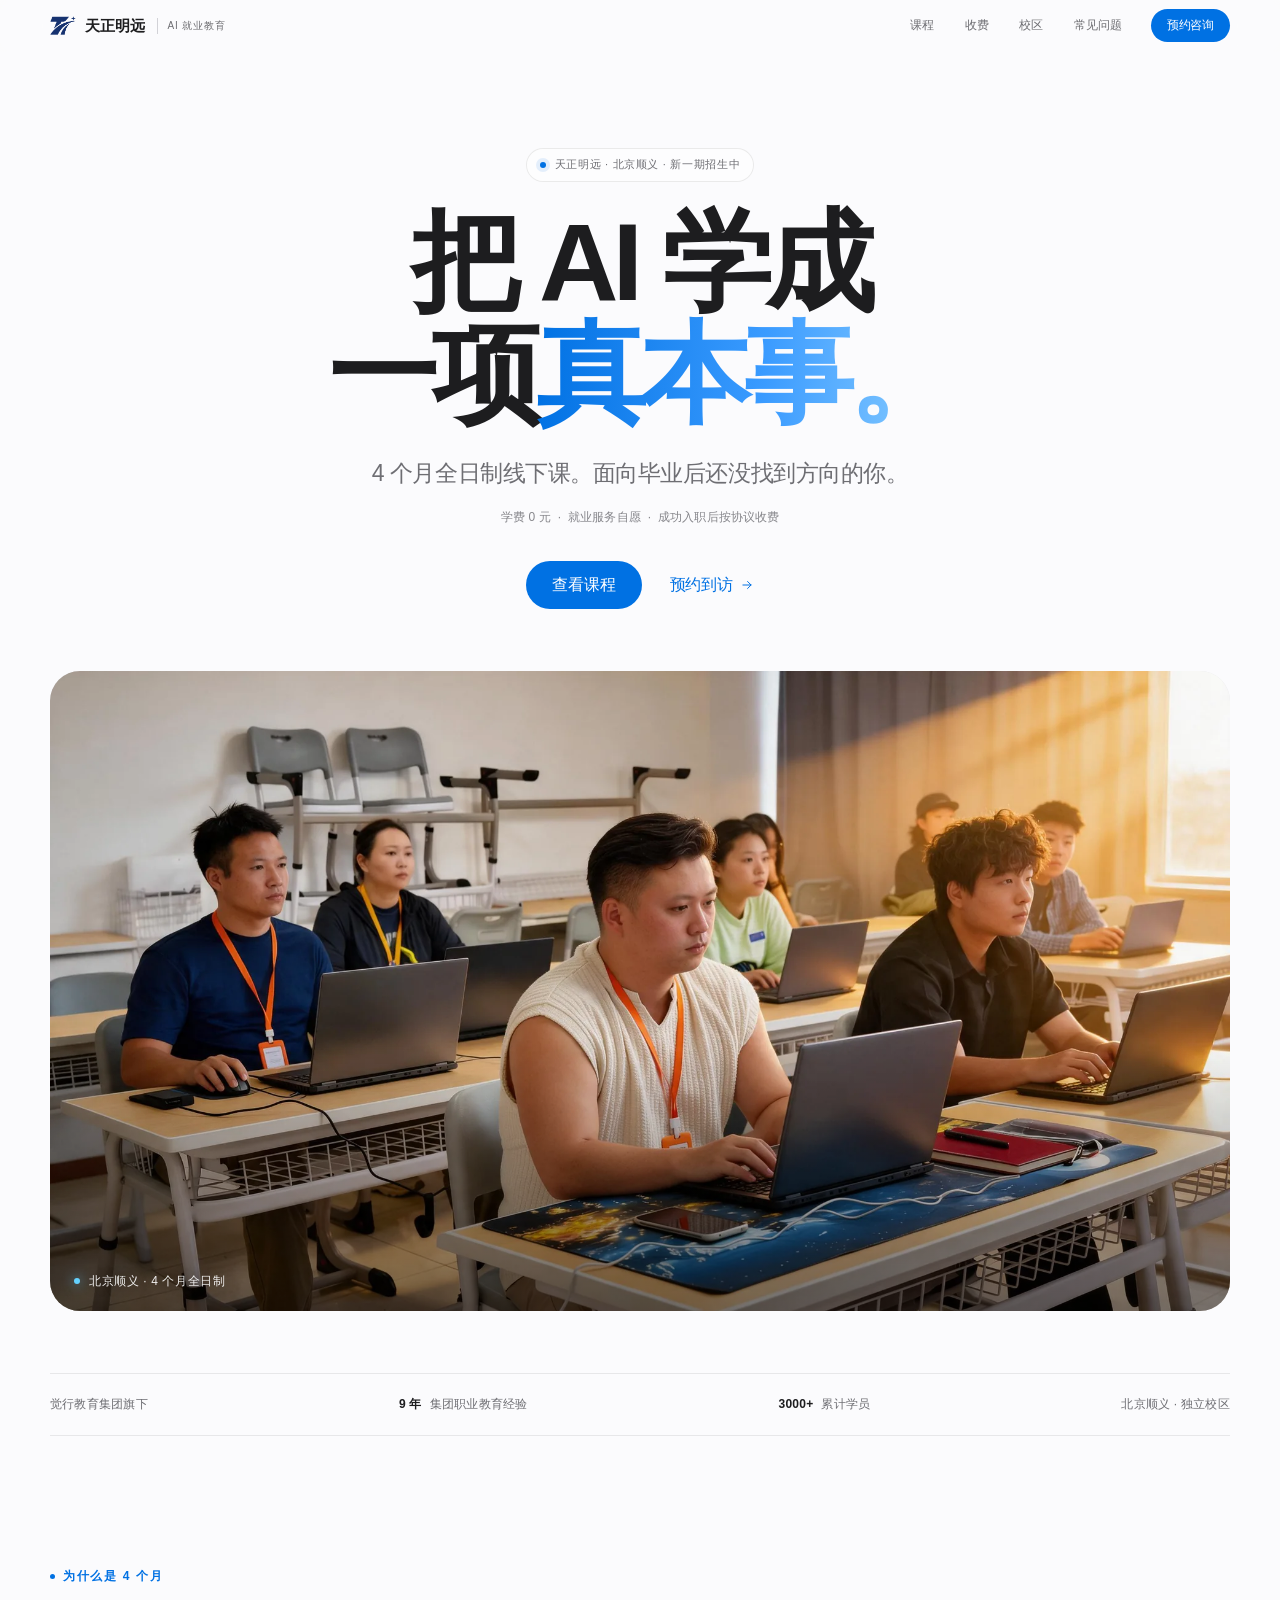
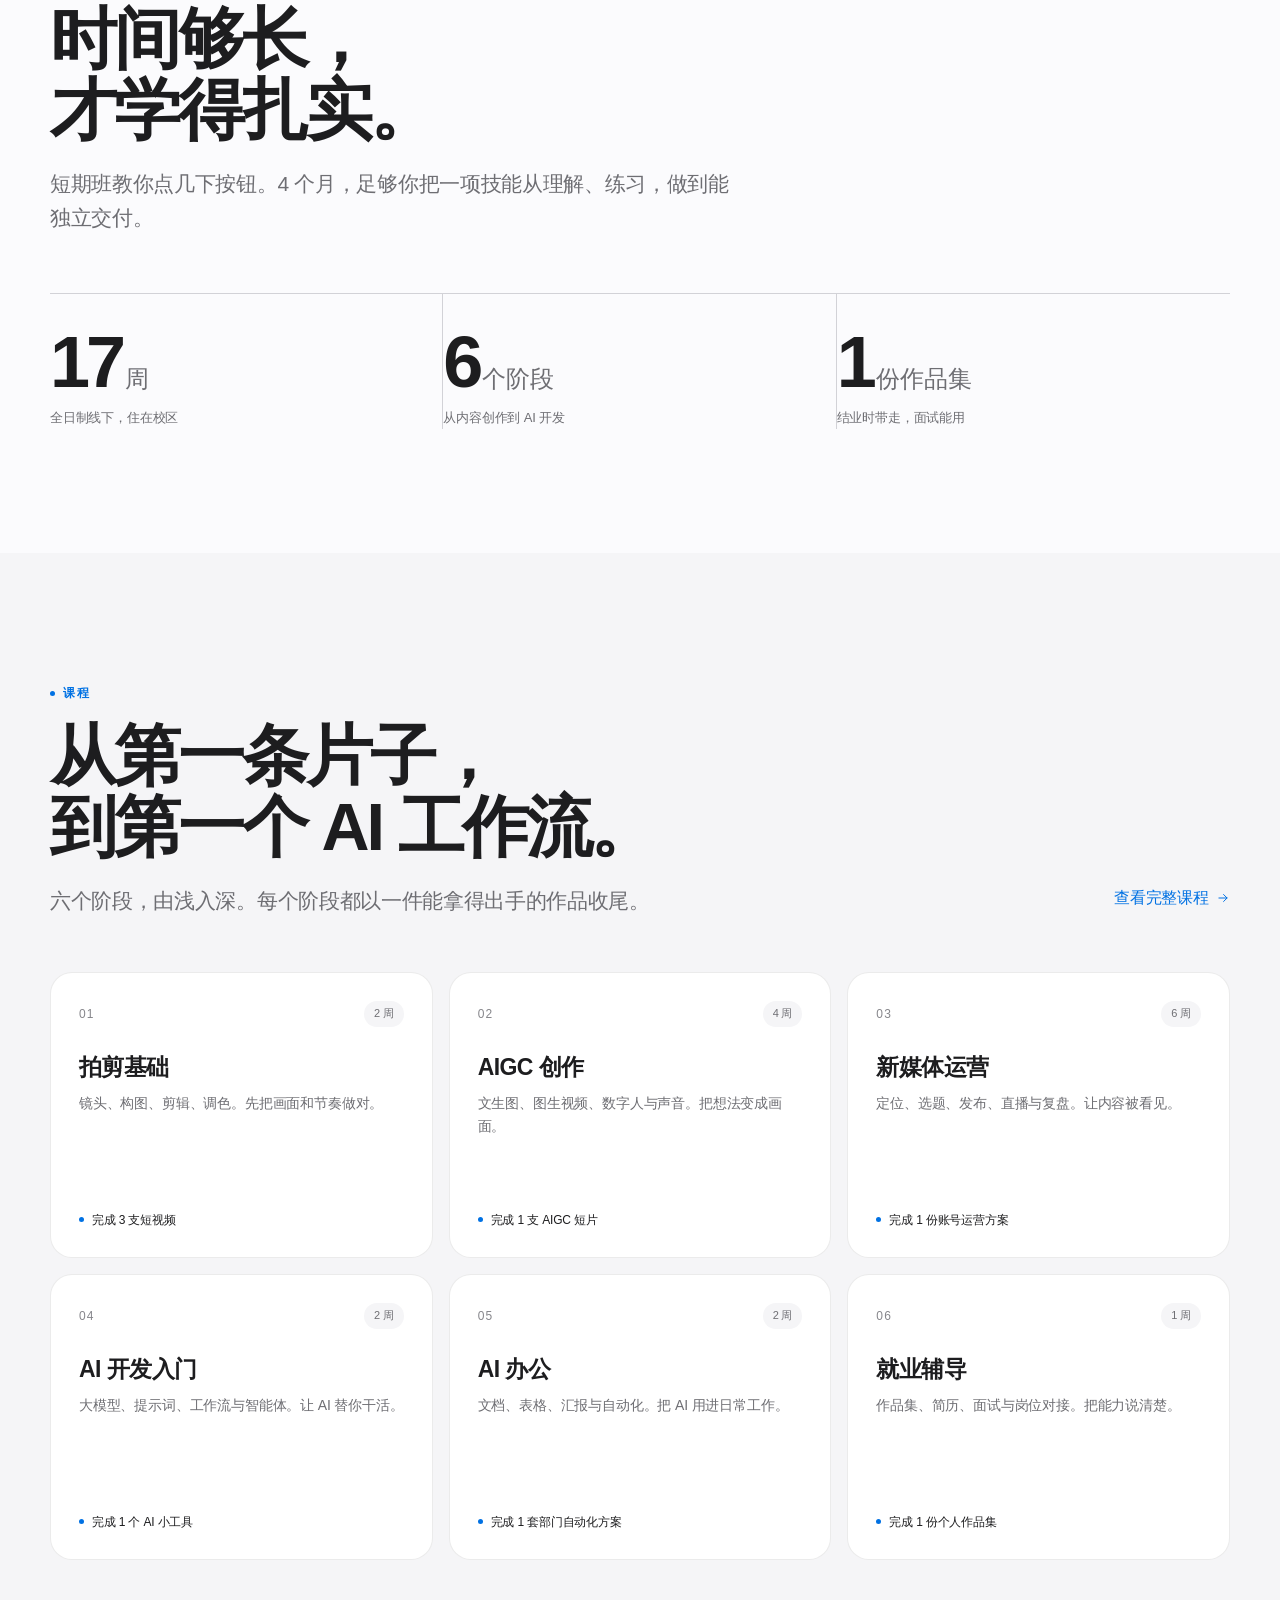
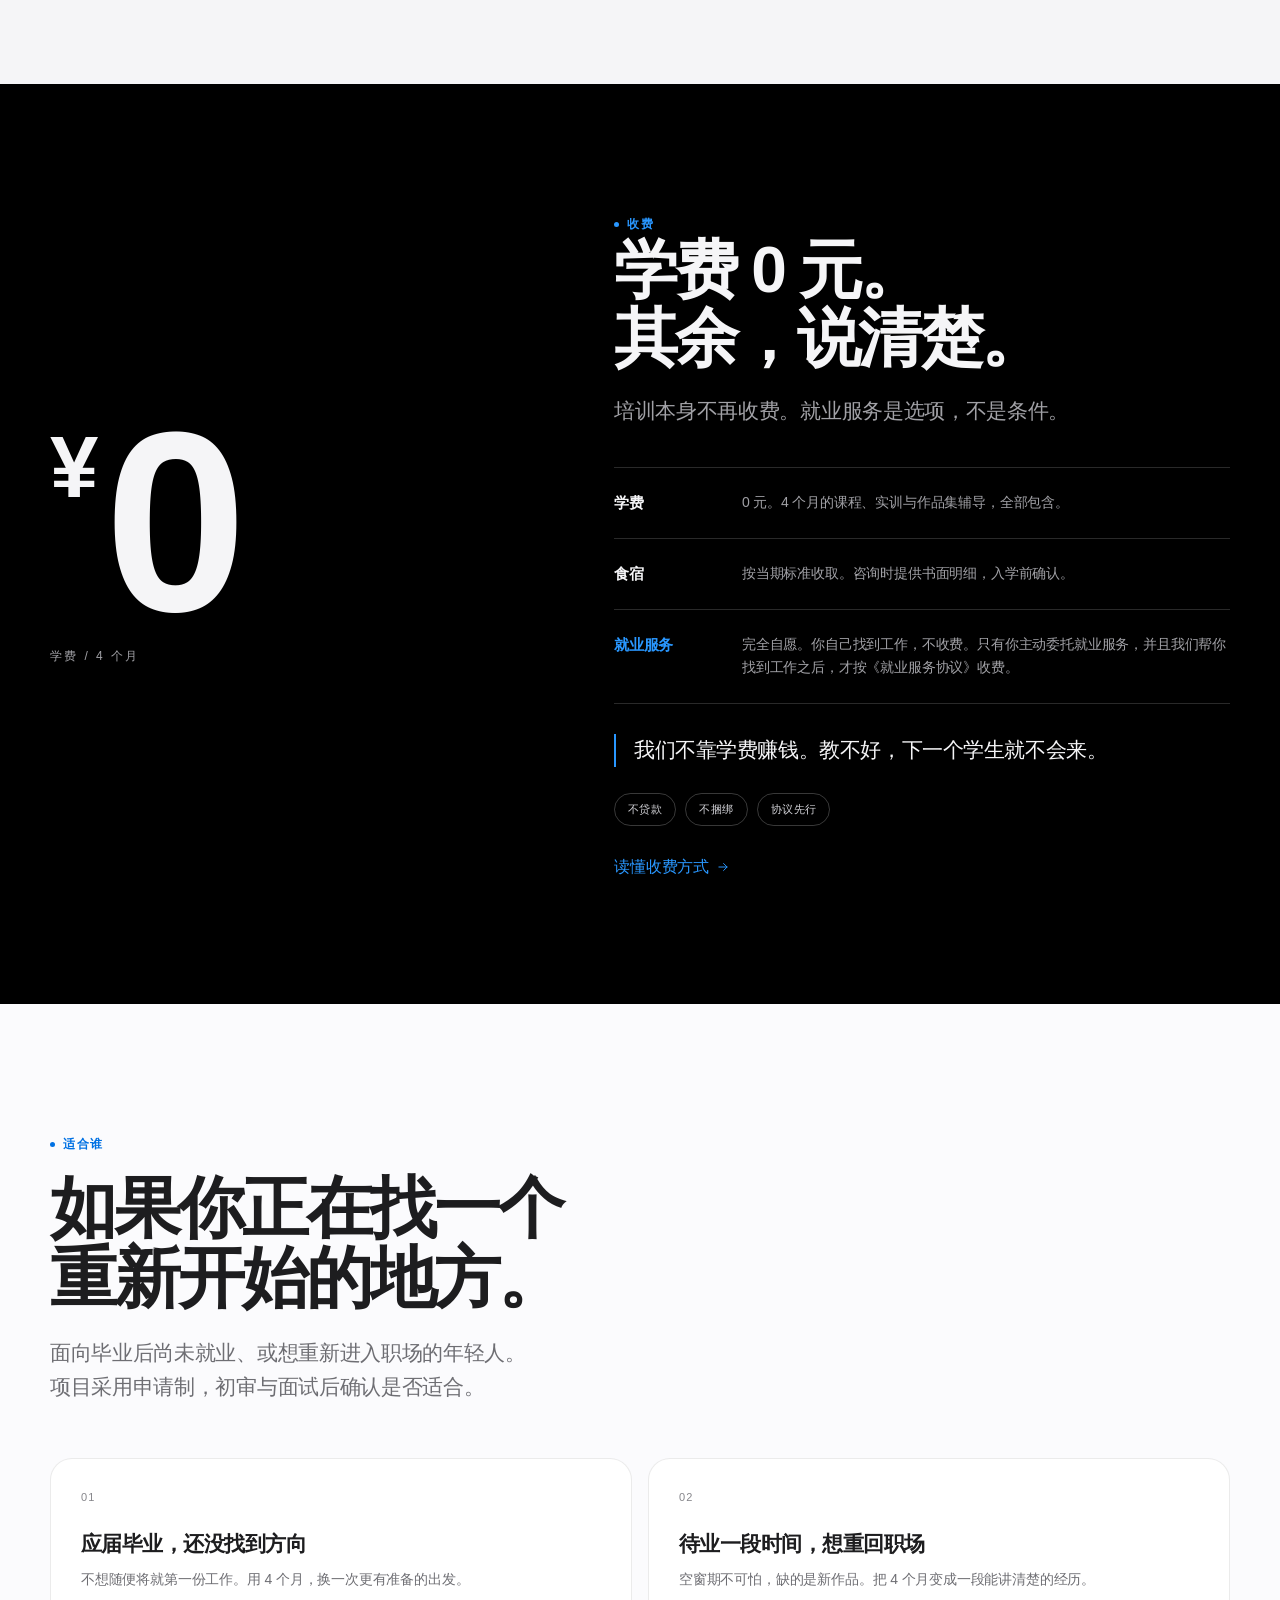
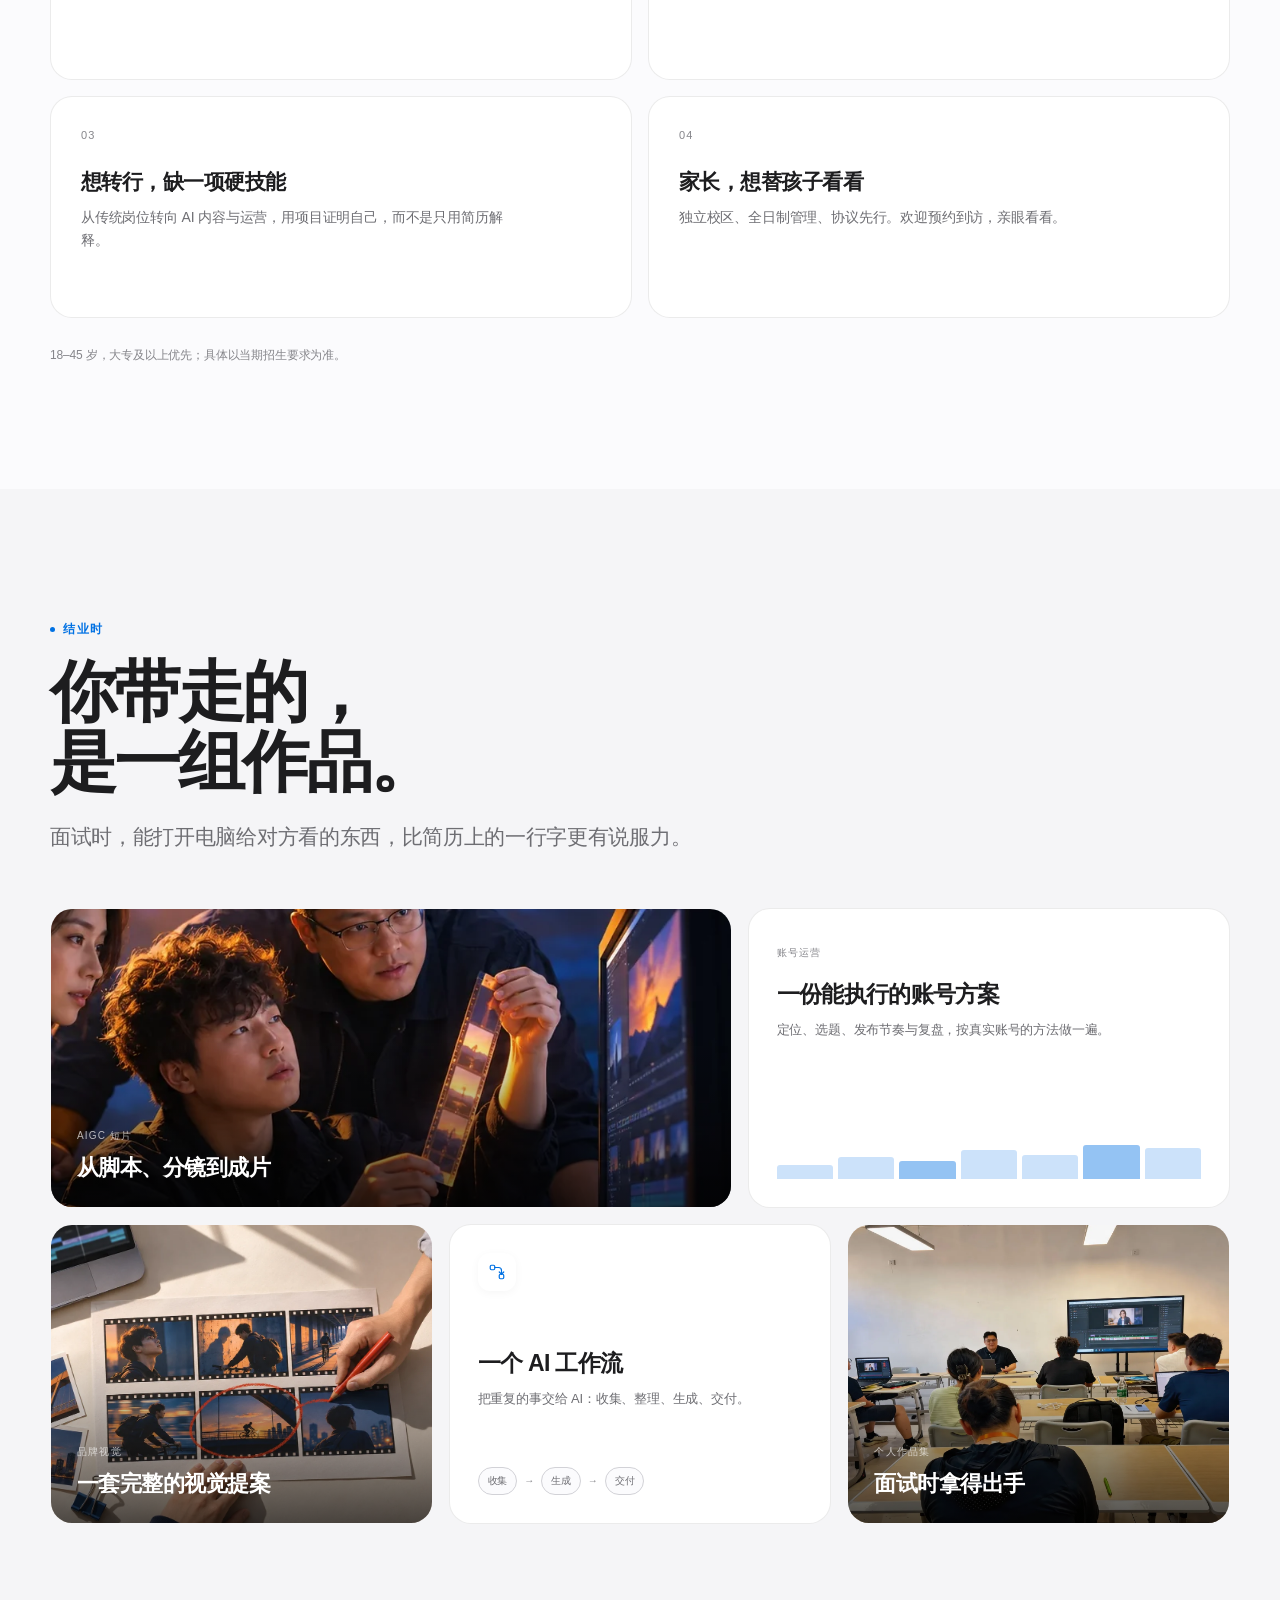
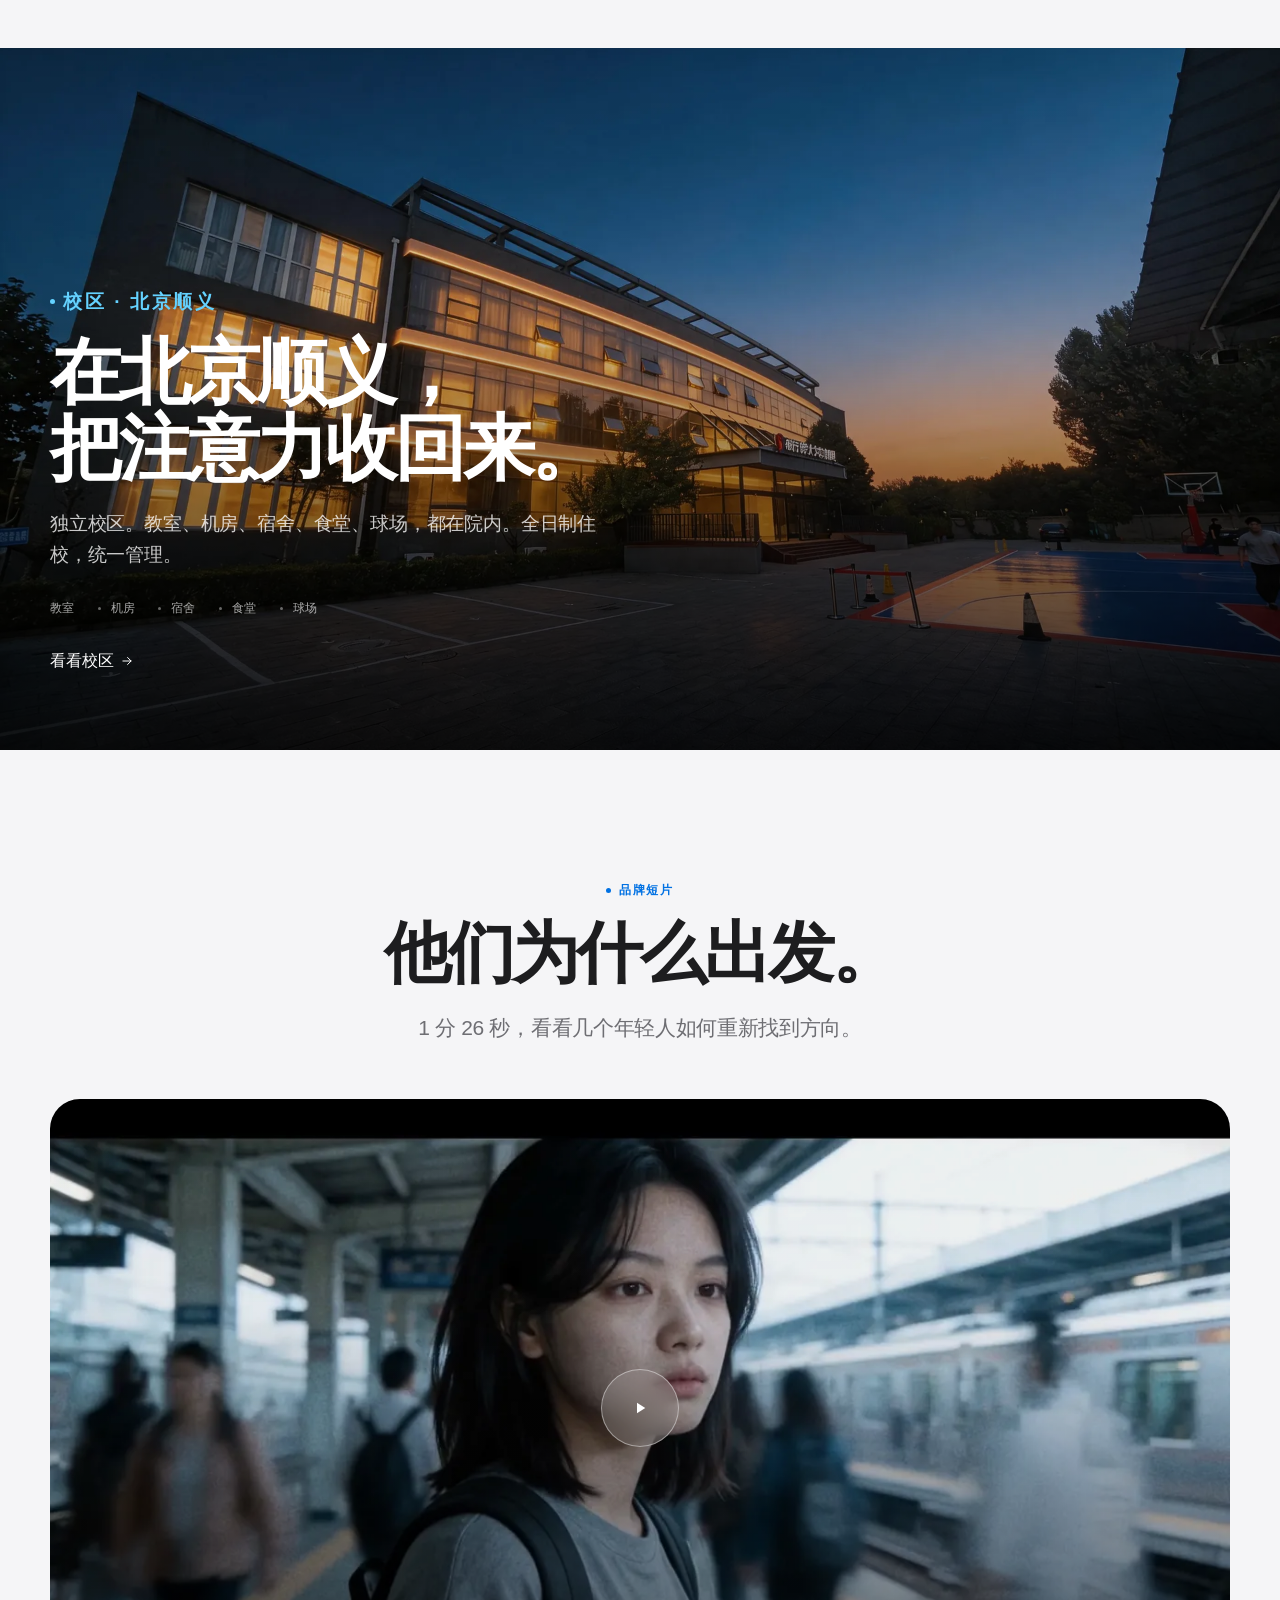
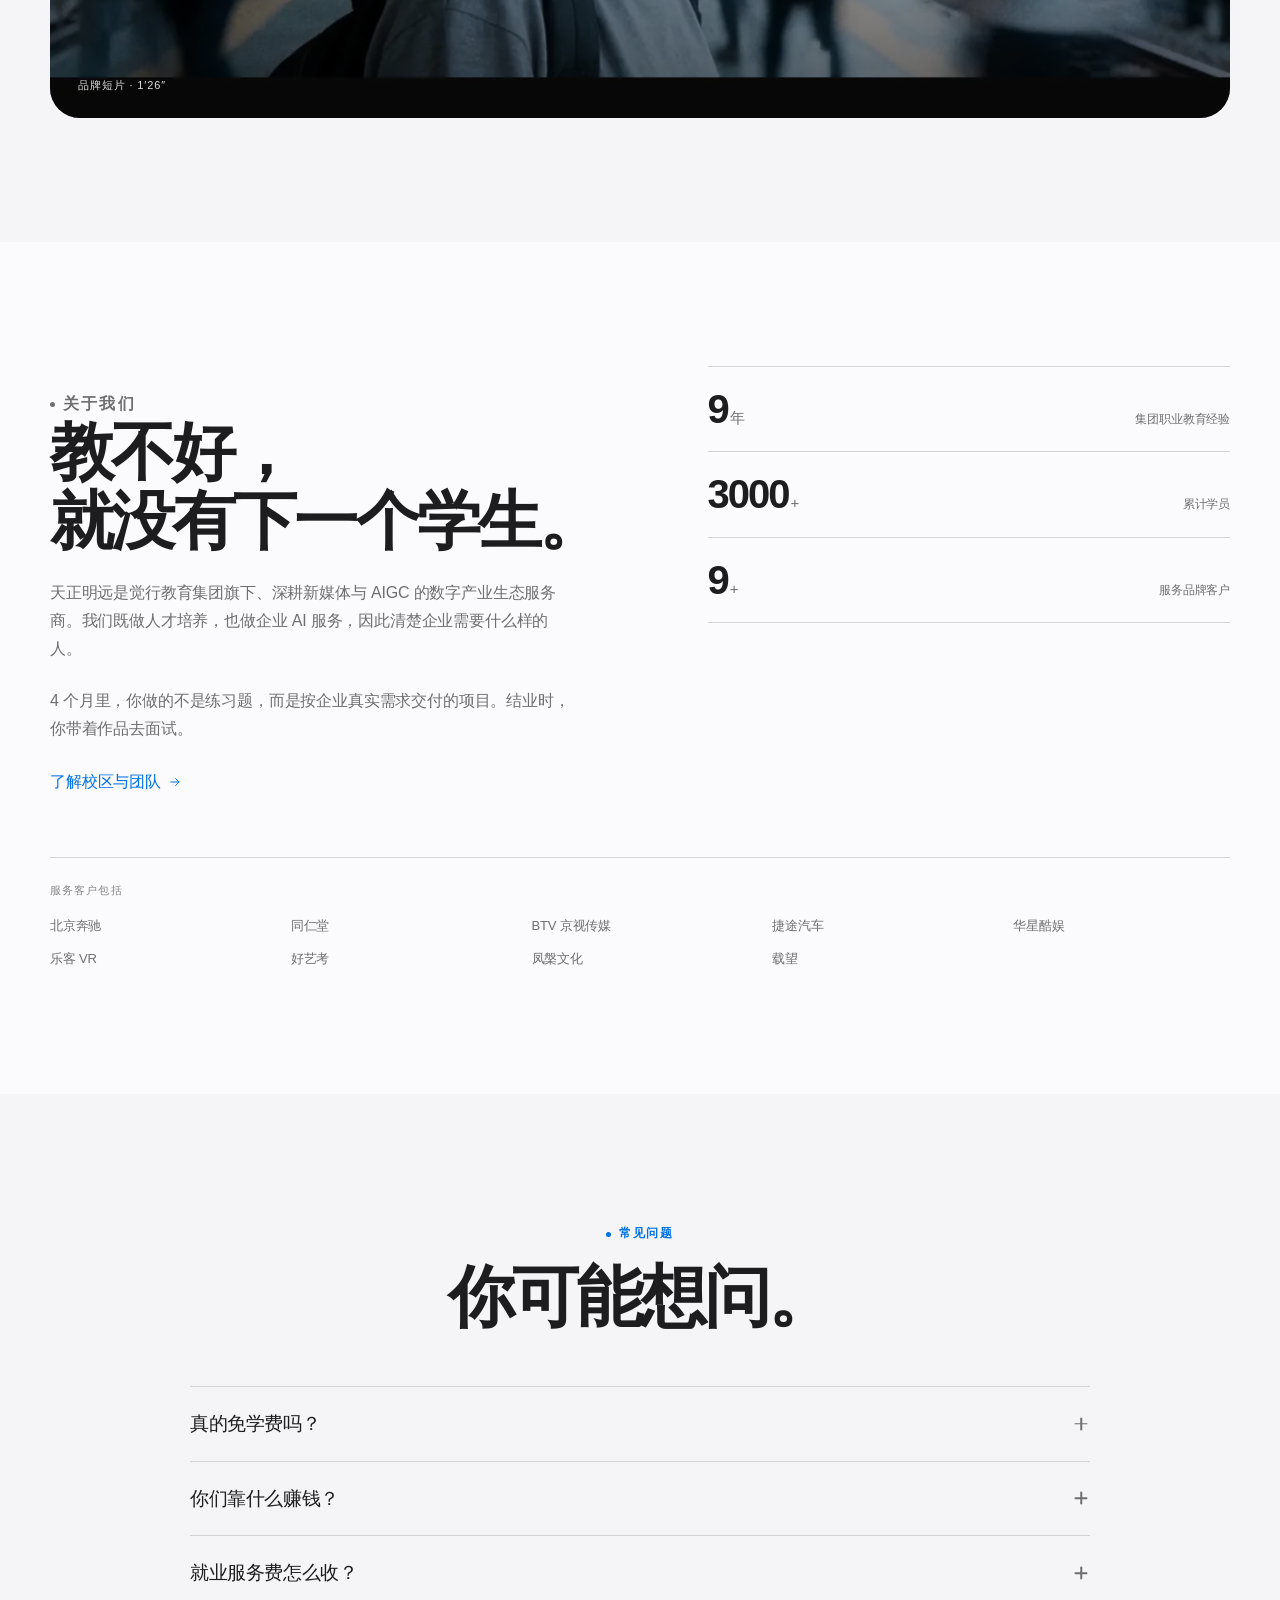
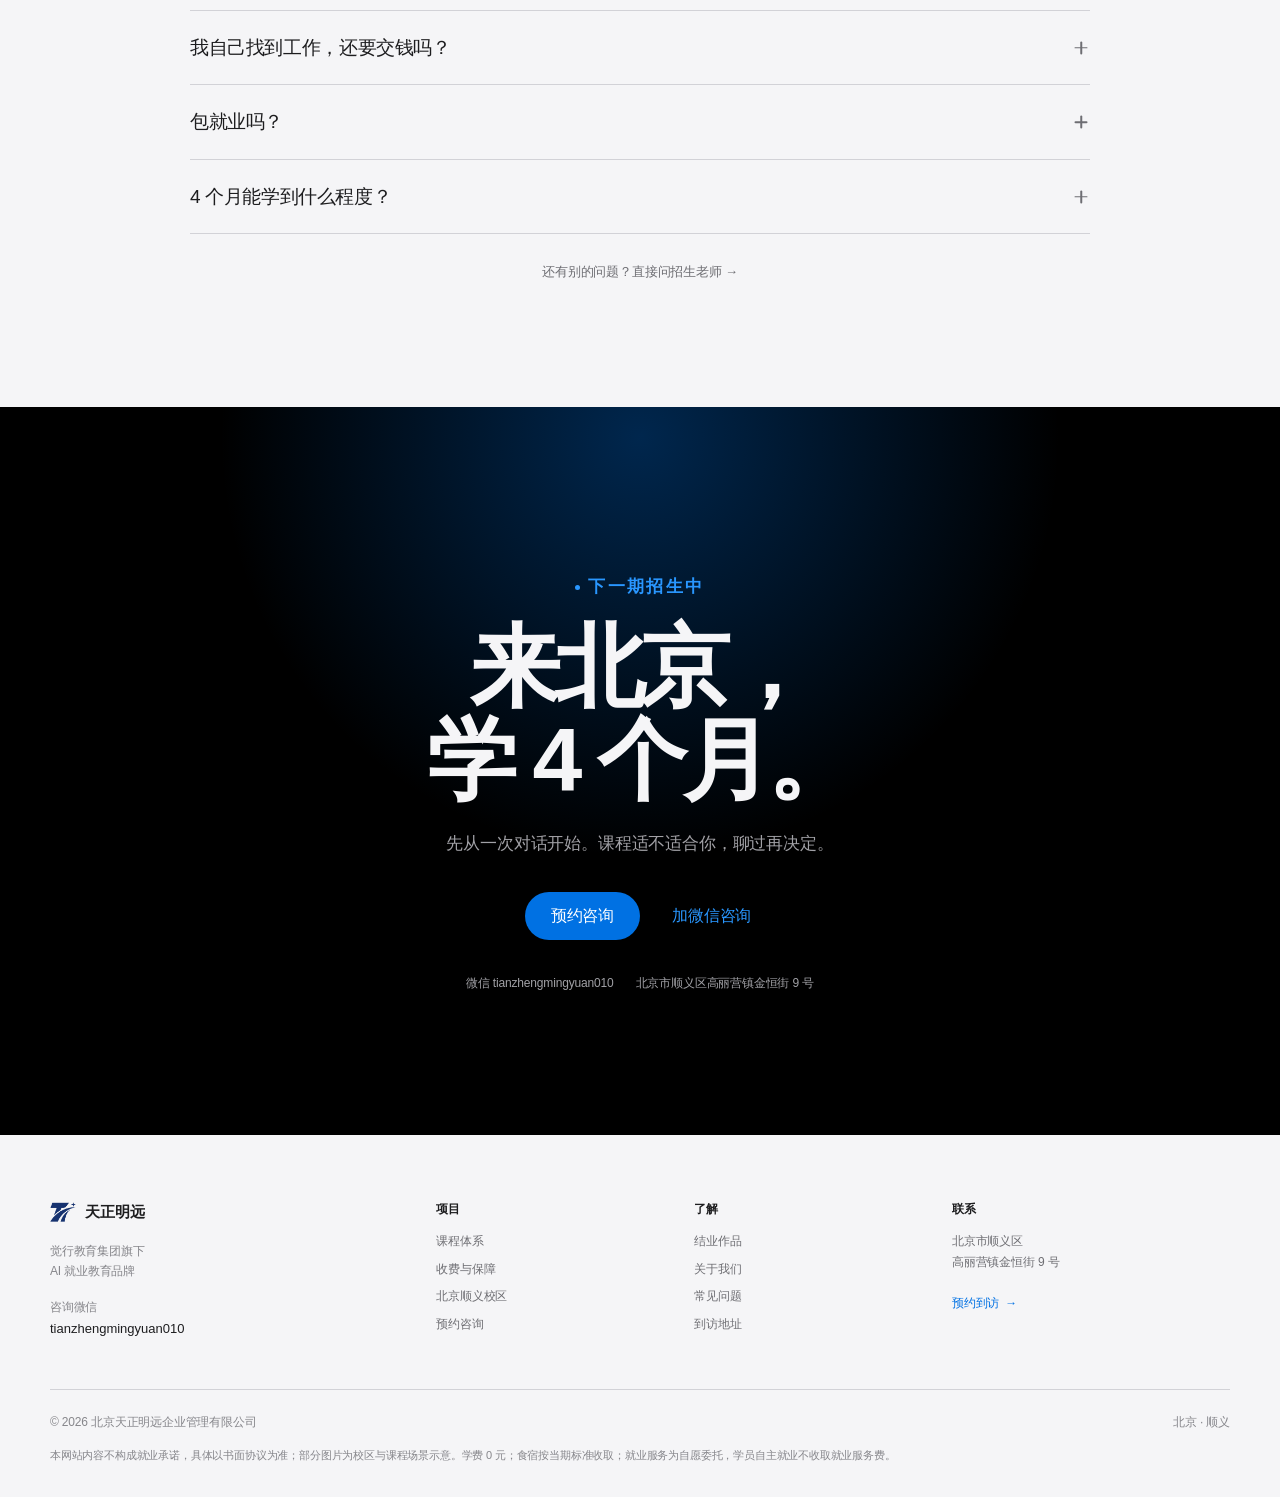
<file: index.html>
<!doctype html>
<html lang="zh-CN">
<head>
  <meta charset="utf-8">
  <meta name="viewport" content="width=device-width, initial-scale=1, viewport-fit=cover">
  <title>天正明远｜4 个月 AI 就业培训 · 北京顺义 · 学费 0 元</title>
  <meta name="description" content="天正明远是觉行教育集团旗下的 AI 就业教育品牌。北京顺义线下全日制 4 个月，面向毕业后尚未就业的年轻人。学费 0 元；就业服务自愿，成功入职后按协议收费。">
  <meta name="theme-color" content="#fbfbfd">
  <meta name="format-detection" content="telephone=no">
  <link rel="icon" href="favicon.png" type="image/png">
  <link rel="apple-touch-icon" href="apple-touch-icon.png">
  <link rel="stylesheet" href="styles.css">
  <meta property="og:type" content="website">
  <meta property="og:locale" content="zh_CN">
  <meta property="og:site_name" content="天正明远">
  <meta property="og:title" content="天正明远｜4 个月 AI 就业培训 · 北京顺义 · 学费 0 元">
  <meta property="og:description" content="天正明远是觉行教育集团旗下的 AI 就业教育品牌。北京顺义线下全日制 4 个月，面向毕业后尚未就业的年轻人。学费 0 元；就业服务自愿，成功入职后按协议收费。">
  <meta property="og:image" content="https://623315.github.io/tianzhengmingyuan/assets/images/og-cover.jpg">
  <meta property="og:url" content="https://623315.github.io/tianzhengmingyuan/">
  <meta name="twitter:card" content="summary_large_image">
  <meta name="twitter:title" content="天正明远｜4 个月 AI 就业培训 · 北京顺义 · 学费 0 元">
  <meta name="twitter:description" content="天正明远是觉行教育集团旗下的 AI 就业教育品牌。北京顺义线下全日制 4 个月，面向毕业后尚未就业的年轻人。学费 0 元；就业服务自愿，成功入职后按协议收费。">
  <meta name="twitter:image" content="https://623315.github.io/tianzhengmingyuan/assets/images/og-cover.jpg">
  <link rel="canonical" href="https://623315.github.io/tianzhengmingyuan/">
  
  <script>document.documentElement.classList.add('js');</script>
</head>
<body class="page-home">
  <a class="skip-link" href="#main">跳到主要内容</a>
    <svg class="svg-sprite" aria-hidden="true" focusable="false" xmlns="http://www.w3.org/2000/svg">
    <symbol id="i-arrow" viewBox="0 0 24 24" fill="none" stroke="currentColor" stroke-width="1.7" stroke-linecap="round" stroke-linejoin="round"><path d="M5 12h14M13 6l6 6-6 6"/></symbol>
    <symbol id="i-play" viewBox="0 0 24 24" fill="currentColor"><path d="M8 5v14l11-7z"/></symbol>
    <symbol id="i-check" viewBox="0 0 24 24" fill="none" stroke="currentColor" stroke-width="1.7" stroke-linecap="round" stroke-linejoin="round"><path d="M20 6 9 17l-5-5"/></symbol>
    <symbol id="i-chat" viewBox="0 0 24 24" fill="none" stroke="currentColor" stroke-width="1.6" stroke-linecap="round" stroke-linejoin="round"><path d="M21 11.5a8.4 8.4 0 0 1-9 8.4 9.9 9.9 0 0 1-4.2-.9L3 21l1.9-4.7A8.4 8.4 0 1 1 21 11.5z"/></symbol>
    <symbol id="i-pin" viewBox="0 0 24 24" fill="none" stroke="currentColor" stroke-width="1.6" stroke-linecap="round" stroke-linejoin="round"><path d="M20 10c0 6-8 12-8 12S4 16 4 10a8 8 0 1 1 16 0z"/><circle cx="12" cy="10" r="2.6"/></symbol>
    <symbol id="i-copy" viewBox="0 0 24 24" fill="none" stroke="currentColor" stroke-width="1.6" stroke-linecap="round" stroke-linejoin="round"><rect x="9" y="9" width="11" height="11" rx="2"/><path d="M5 15H4a1 1 0 0 1-1-1V4a1 1 0 0 1 1-1h10a1 1 0 0 1 1 1v1"/></symbol>
    <symbol id="i-chart" viewBox="0 0 24 24" fill="none" stroke="currentColor" stroke-width="1.6" stroke-linecap="round" stroke-linejoin="round"><path d="M4 20V10M10 20V4M16 20v-7M22 20H2"/></symbol>
    <symbol id="i-layers" viewBox="0 0 24 24" fill="none" stroke="currentColor" stroke-width="1.6" stroke-linecap="round" stroke-linejoin="round"><path d="m12 2 9 5-9 5-9-5 9-5z"/><path d="m3 12 9 5 9-5"/><path d="m3 17 9 5 9-5"/></symbol>
    <symbol id="i-flow" viewBox="0 0 24 24" fill="none" stroke="currentColor" stroke-width="1.6" stroke-linecap="round" stroke-linejoin="round"><rect x="3" y="3" width="6" height="6" rx="1.6"/><rect x="15" y="15" width="6" height="6" rx="1.6"/><path d="M9 6h5a4 4 0 0 1 4 4v5"/><path d="m15 12 3 3 3-3"/></symbol>
    <symbol id="i-book" viewBox="0 0 24 24" fill="none" stroke="currentColor" stroke-width="1.6" stroke-linecap="round" stroke-linejoin="round"><path d="M4 19.5A2.5 2.5 0 0 1 6.5 17H20"/><path d="M6.5 2H20v20H6.5A2.5 2.5 0 0 1 4 19.5v-15A2.5 2.5 0 0 1 6.5 2z"/></symbol>
    <symbol id="i-spark" viewBox="0 0 24 24" fill="none" stroke="currentColor" stroke-width="1.6" stroke-linecap="round" stroke-linejoin="round"><path d="M12 2.5 13.7 9l6.5 1.7-6.5 1.7L12 19l-1.7-6.6L3.8 10.7 10.3 9 12 2.5z"/><path d="M19 16v4M17 18h4"/></symbol>
    <symbol id="i-shield" viewBox="0 0 24 24" fill="none" stroke="currentColor" stroke-width="1.6" stroke-linecap="round" stroke-linejoin="round"><path d="M12 22s8-4 8-10V5l-8-3-8 3v7c0 6 8 10 8 10z"/><path d="m9 12 2 2 4-4"/></symbol>
    <symbol id="i-lock" viewBox="0 0 24 24" fill="none" stroke="currentColor" stroke-width="1.6" stroke-linecap="round" stroke-linejoin="round"><rect x="3" y="11" width="18" height="11" rx="2"/><path d="M7 11V7a5 5 0 0 1 10 0v4"/></symbol>
    <symbol id="i-doc" viewBox="0 0 24 24" fill="none" stroke="currentColor" stroke-width="1.6" stroke-linecap="round" stroke-linejoin="round"><path d="M14 2H6a2 2 0 0 0-2 2v16a2 2 0 0 0 2 2h12a2 2 0 0 0 2-2V8z"/><path d="M14 2v6h6M8 13h8M8 17h5"/></symbol>
    <symbol id="i-clock" viewBox="0 0 24 24" fill="none" stroke="currentColor" stroke-width="1.6" stroke-linecap="round" stroke-linejoin="round"><circle cx="12" cy="12" r="9"/><path d="M12 7v5l3 2"/></symbol>
    <symbol id="i-compass" viewBox="0 0 24 24" fill="none" stroke="currentColor" stroke-width="1.6" stroke-linecap="round" stroke-linejoin="round"><circle cx="12" cy="12" r="9"/><path d="m15.5 8.5-2 5-5 2 2-5 5-2z"/></symbol>
  </svg>

  <header class="site-nav" id="siteNav">
    <div class="nav-inner">
      <a class="brand" href="index.html" aria-label="天正明远首页">
        <img src="assets/logo-navy.png" alt="" width="26" height="20">
        <span class="brand-text">天正明远</span>
        <span class="brand-sub">AI 就业教育</span>
      </a>
      <nav class="nav-links" aria-label="主导航">
        <a class="nav-link " href="curriculum.html">课程</a>
        <a class="nav-link " href="tuition.html">收费</a>
        <a class="nav-link " href="campus.html">校区</a>
        <a class="nav-link" href="index.html#faq">常见问题</a>
      </nav>
      <a class="nav-cta" href="apply.html">预约咨询</a>
      <button class="menu-btn" id="menuBtn" type="button" aria-label="打开菜单" aria-controls="mobileMenu" aria-expanded="false">
        <span></span><span></span>
      </button>
    </div>
  </header>

  <div class="mobile-menu" id="mobileMenu" aria-hidden="true">
    <nav class="mobile-nav" aria-label="移动端导航">
      <a class="m-link" href="index.html">首页 <span>01</span></a>
      <a class="m-link" href="curriculum.html">课程体系 <span>02</span></a>
      <a class="m-link" href="tuition.html">收费与保障 <span>03</span></a>
      <a class="m-link" href="campus.html">北京顺义校区 <span>04</span></a>
      <a class="m-link" href="apply.html">预约咨询 <span>05</span></a>
    </nav>
    <div class="m-contact">
      <p>咨询微信</p>
      <button class="m-wechat copy-wechat" type="button" data-wechat="tianzhengmingyuan010">tianzhengmingyuan010 <span>复制</span></button>
      <p class="m-address">北京市顺义区高丽营镇金恒街 9 号</p>
    </div>
  </div>

  <main id="main">
    <!-- ============ Hero ============ -->
    <section class="hero">
      <div class="container">
        <span class="hero-eyebrow"><span class="pulse" aria-hidden="true"></span>天正明远 · 北京顺义 · 新一期招生中</span>
        <h1 class="hero-title">把 AI 学成<br>一项<span class="grad">真本事。</span></h1>
        <p class="hero-sub">4 个月全日制线下课。面向毕业后还没找到方向的你。</p>
        <p class="hero-note">学费 0 元 &nbsp;·&nbsp; 就业服务自愿 &nbsp;·&nbsp; 成功入职后按协议收费</p>
        <div class="hero-actions">
          <a class="btn btn-primary" href="curriculum.html">查看课程</a>
          <a class="link-arrow" href="apply.html">预约到访 <svg class="icon icon-sm" aria-hidden="true"><use href="#i-arrow"></use></svg></a>
        </div>
        <div class="hero-media">
          <img src="assets/images/hero-classroom.webp" width="1920" height="1080" alt="天正明远北京顺义校区的学生正在教室里上课" fetchpriority="high">
          <span class="media-caption"><span class="dot" aria-hidden="true"></span>北京顺义 · 4 个月全日制</span>
        </div>
      </div>
    </section>

    <div class="container">
      <div class="trust-strip">
        <div class="trust-inner">
          <span class="trust-item">觉行教育集团旗下</span>
          <span class="trust-item"><strong>9 年</strong> 集团职业教育经验</span>
          <span class="trust-item"><strong>3000+</strong> 累计学员</span>
          <span class="trust-item">北京顺义 · 独立校区</span>
        </div>
      </div>
    </div>

    <!-- ============ Why four months ============ -->
    <section class="section" id="why">
      <div class="container">
        <div class="section-head">
          <p class="kicker">为什么是 4 个月</p>
          <h2>时间够长，<br>才学得扎实。</h2>
          <p class="lede">短期班教你点几下按钮。4 个月，足够你把一项技能从理解、练习，做到能独立交付。</p>
        </div>
        <div class="stats">
          <div class="stat">
            <div class="stat-value">17<small>周</small></div>
            <div class="stat-label">全日制线下，住在校区</div>
          </div>
          <div class="stat">
            <div class="stat-value">6<small>个阶段</small></div>
            <div class="stat-label">从内容创作到 AI 开发</div>
          </div>
          <div class="stat">
            <div class="stat-value">1<small>份作品集</small></div>
            <div class="stat-label">结业时带走，面试能用</div>
          </div>
        </div>
      </div>
    </section>

    <!-- ============ Curriculum preview ============ -->
    <section class="section section-alt" id="curriculum">
      <div class="container">
        <div class="section-head-row">
          <div class="section-head">
            <p class="kicker">课程</p>
            <h2>从第一条片子，<br>到第一个 AI 工作流。</h2>
            <p class="lede">六个阶段，由浅入深。每个阶段都以一件能拿得出手的作品收尾。</p>
          </div>
          <a class="link-arrow" href="curriculum.html">查看完整课程 <svg class="icon icon-sm" aria-hidden="true"><use href="#i-arrow"></use></svg></a>
        </div>
        <div class="course-grid">
          <article class="course-card">
            <div class="course-top"><span class="course-index">01</span><span class="course-weeks">2 周</span></div>
            <h3 class="course-title">拍剪基础</h3>
            <p class="course-desc">镜头、构图、剪辑、调色。先把画面和节奏做对。</p>
            <p class="course-output">完成 3 支短视频</p>
          </article>
          <article class="course-card">
            <div class="course-top"><span class="course-index">02</span><span class="course-weeks">4 周</span></div>
            <h3 class="course-title">AIGC 创作</h3>
            <p class="course-desc">文生图、图生视频、数字人与声音。把想法变成画面。</p>
            <p class="course-output">完成 1 支 AIGC 短片</p>
          </article>
          <article class="course-card">
            <div class="course-top"><span class="course-index">03</span><span class="course-weeks">6 周</span></div>
            <h3 class="course-title">新媒体运营</h3>
            <p class="course-desc">定位、选题、发布、直播与复盘。让内容被看见。</p>
            <p class="course-output">完成 1 份账号运营方案</p>
          </article>
          <article class="course-card">
            <div class="course-top"><span class="course-index">04</span><span class="course-weeks">2 周</span></div>
            <h3 class="course-title">AI 开发入门</h3>
            <p class="course-desc">大模型、提示词、工作流与智能体。让 AI 替你干活。</p>
            <p class="course-output">完成 1 个 AI 小工具</p>
          </article>
          <article class="course-card">
            <div class="course-top"><span class="course-index">05</span><span class="course-weeks">2 周</span></div>
            <h3 class="course-title">AI 办公</h3>
            <p class="course-desc">文档、表格、汇报与自动化。把 AI 用进日常工作。</p>
            <p class="course-output">完成 1 套部门自动化方案</p>
          </article>
          <article class="course-card">
            <div class="course-top"><span class="course-index">06</span><span class="course-weeks">1 周</span></div>
            <h3 class="course-title">就业辅导</h3>
            <p class="course-desc">作品集、简历、面试与岗位对接。把能力说清楚。</p>
            <p class="course-output">完成 1 份个人作品集</p>
          </article>
        </div>
      </div>
    </section>

    <!-- ============ Fee ============ -->
    <section class="section section-dark" id="tuition">
      <div class="container">
        <div class="fee-layout">
          <div>
            <p class="fee-zero"><span class="currency">¥</span>0</p>
            <p class="fee-zero-label">学费 / 4 个月</p>
          </div>
          <div class="fee-copy">
            <p class="kicker">收费</p>
            <h2>学费 0 元。<br>其余，说清楚。</h2>
            <p class="lede">培训本身不再收费。就业服务是选项，不是条件。</p>
            <div class="fee-rows">
              <div class="fee-row">
                <h3>学费</h3>
                <p>0 元。4 个月的课程、实训与作品集辅导，全部包含。</p>
              </div>
              <div class="fee-row">
                <h3>食宿</h3>
                <p>按当期标准收取。咨询时提供书面明细，入学前确认。</p>
              </div>
              <div class="fee-row highlight">
                <h3>就业服务</h3>
                <p>完全自愿。你自己找到工作，不收费。只有你主动委托就业服务，并且我们帮你找到工作之后，才按《就业服务协议》收费。</p>
              </div>
            </div>
            <p class="fee-quote">我们不靠学费赚钱。教不好，下一个学生就不会来。</p>
            <div class="pill-row">
              <span class="pill">不贷款</span>
              <span class="pill">不捆绑</span>
              <span class="pill">协议先行</span>
            </div>
            <a class="link-arrow light fee-link" href="tuition.html">读懂收费方式 <svg class="icon icon-sm" aria-hidden="true"><use href="#i-arrow"></use></svg></a>
          </div>
        </div>
      </div>
    </section>

    <!-- ============ Who ============ -->
    <section class="section" id="who">
      <div class="container">
        <div class="section-head">
          <p class="kicker">适合谁</p>
          <h2>如果你正在找一个<br>重新开始的地方。</h2>
          <p class="lede">面向毕业后尚未就业、或想重新进入职场的年轻人。<br>项目采用申请制，初审与面试后确认是否适合。</p>
        </div>
        <div class="persona-grid">
          <article class="persona-card">
            <span class="persona-index">01</span>
            <h3>应届毕业，还没找到方向</h3>
            <p>不想随便将就第一份工作。用 4 个月，换一次更有准备的出发。</p>
          </article>
          <article class="persona-card">
            <span class="persona-index">02</span>
            <h3>待业一段时间，想重回职场</h3>
            <p>空窗期不可怕，缺的是新作品。把 4 个月变成一段能讲清楚的经历。</p>
          </article>
          <article class="persona-card">
            <span class="persona-index">03</span>
            <h3>想转行，缺一项硬技能</h3>
            <p>从传统岗位转向 AI 内容与运营，用项目证明自己，而不是只用简历解释。</p>
          </article>
          <article class="persona-card">
            <span class="persona-index">04</span>
            <h3>家长，想替孩子看看</h3>
            <p>独立校区、全日制管理、协议先行。欢迎预约到访，亲眼看看。</p>
          </article>
        </div>
        <p class="persona-note">18–45 岁，大专及以上优先；具体以当期招生要求为准。</p>
      </div>
    </section>

    <!-- ============ Outcomes ============ -->
    <section class="section section-alt" id="outcomes">
      <div class="container">
        <div class="section-head">
          <p class="kicker">结业时</p>
          <h2>你带走的，<br>是一组作品。</h2>
          <p class="lede">面试时，能打开电脑给对方看的东西，比简历上的一行字更有说服力。</p>
        </div>
        <div class="bento">
          <div class="bento-card image wide">
            <img src="assets/images/review.webp" width="1920" height="1080" alt="学生在剪辑台前回看 AIGC 短片" loading="lazy" decoding="async">
            <div class="bento-label"><span>AIGC 短片</span><h3>从脚本、分镜到成片</h3></div>
          </div>
          <div class="bento-card text standard">
            <div>
              <span class="bento-kicker">账号运营</span>
              <h3>一份能执行的账号方案</h3>
              <p>定位、选题、发布节奏与复盘，按真实账号的方法做一遍。</p>
            </div>
            <div class="mini-bars" aria-hidden="true">
              <i style="--h: 34%"></i><i style="--h: 52%"></i><i style="--h: 43%"></i><i style="--h: 68%"></i><i style="--h: 58%"></i><i style="--h: 82%"></i><i style="--h: 74%"></i>
            </div>
          </div>
          <div class="bento-card image third">
            <img src="assets/images/frames.webp" width="1920" height="1080" alt="分镜与画面素材铺在工作台上" loading="lazy" decoding="async">
            <div class="bento-label"><span>品牌视觉</span><h3>一套完整的视觉提案</h3></div>
          </div>
          <div class="bento-card text third">
            <div class="bento-icon"><svg class="icon" aria-hidden="true"><use href="#i-flow"></use></svg></div>
            <div>
              <h3>一个 AI 工作流</h3>
              <p>把重复的事交给 AI：收集、整理、生成、交付。</p>
            </div>
            <div class="flow-mini" aria-hidden="true"><span>收集</span><b>→</b><span>生成</span><b>→</b><span>交付</span></div>
          </div>
          <div class="bento-card image third">
            <img src="assets/images/lab.webp" width="1920" height="1080" alt="学生在机房整理自己的课程作品" loading="lazy" decoding="async">
            <div class="bento-label"><span>个人作品集</span><h3>面试时拿得出手</h3></div>
          </div>
        </div>
      </div>
    </section>

    <!-- ============ Campus ============ -->
    <section class="campus-band" id="campus">
      <img src="assets/images/campus-dusk.webp" width="1920" height="1080" alt="傍晚的天正明远北京顺义校区教学楼与球场" loading="lazy" decoding="async">
      <div class="container campus-content">
        <p class="kicker">校区 · 北京顺义</p>
        <h2>在北京顺义，<br>把注意力收回来。</h2>
        <p>独立校区。教室、机房、宿舍、食堂、球场，都在院内。全日制住校，统一管理。</p>
        <div class="campus-facts">
          <span>教室</span><span>机房</span><span>宿舍</span><span>食堂</span><span>球场</span>
        </div>
        <a class="link-arrow" href="campus.html">看看校区 <svg class="icon icon-sm" aria-hidden="true"><use href="#i-arrow"></use></svg></a>
      </div>
    </section>

    <!-- ============ Film ============ -->
    <section class="section section-alt" id="film">
      <div class="container">
        <div class="section-head center">
          <p class="kicker">品牌短片</p>
          <h2>他们为什么出发。</h2>
          <p class="lede">1 分 26 秒，看看几个年轻人如何重新找到方向。</p>
        </div>
        <button class="film-card" type="button" data-open-film aria-label="播放天正明远品牌短片，时长 1 分 26 秒">
          <img src="assets/video/brand-film-poster.webp" width="1280" height="720" alt="品牌短片画面：年轻人在站台等待列车" loading="lazy" decoding="async">
          <span class="film-play"><svg class="icon" aria-hidden="true"><use href="#i-play"></use></svg></span>
          <span class="film-meta">品牌短片 · 1′26″</span>
        </button>
      </div>
    </section>

    <!-- ============ Proof ============ -->
    <section class="section" id="proof">
      <div class="container">
        <div class="proof-grid">
          <div class="proof-copy">
            <p class="kicker">关于我们</p>
            <h2>教不好，<br>就没有下一个学生。</h2>
            <p>天正明远是觉行教育集团旗下、深耕新媒体与 AIGC 的数字产业生态服务商。我们既做人才培养，也做企业 AI 服务，因此清楚企业需要什么样的人。</p>
            <p>4 个月里，你做的不是练习题，而是按企业真实需求交付的项目。结业时，你带着作品去面试。</p>
            <a class="link-arrow proof-link" href="campus.html">了解校区与团队 <svg class="icon icon-sm" aria-hidden="true"><use href="#i-arrow"></use></svg></a>
          </div>
          <div class="proof-stats">
            <div class="proof-stat"><strong>9<small>年</small></strong><span>集团职业教育经验</span></div>
            <div class="proof-stat"><strong>3000<small>+</small></strong><span>累计学员</span></div>
            <div class="proof-stat"><strong>9<small>+</small></strong><span>服务品牌客户</span></div>
          </div>
        </div>
        <div class="clients">
          <p class="clients-label">服务客户包括</p>
          <div class="client-list">
            <span>北京奔驰</span><span>同仁堂</span><span>BTV 京视传媒</span>
            <span>捷途汽车</span><span>华星酷娱</span><span>乐客 VR</span>
            <span>好艺考</span><span>凤槃文化</span><span>载望</span>
          </div>
        </div>
      </div>
    </section>

    <!-- ============ FAQ ============ -->
    <section class="section section-alt" id="faq">
      <div class="container">
        <div class="section-head center">
          <p class="kicker">常见问题</p>
          <h2>你可能想问。</h2>
        </div>
        <div class="faq">
          <details>
            <summary>真的免学费吗？<span class="plus" aria-hidden="true"></span></summary>
            <div class="faq-a">真的。4 个月的课程、实训和作品集辅导，学费 0 元。培训本身不再收费；食宿按当期标准收取，咨询时会提供书面明细。</div>
          </details>
          <details>
            <summary>你们靠什么赚钱？<span class="plus" aria-hidden="true"></span></summary>
            <div class="faq-a">食宿费覆盖部分成本，企业人才服务与自愿委托的就业服务是我们的收入来源。我们不靠学费，也不靠把课卖贵。</div>
          </details>
          <details>
            <summary>就业服务费怎么收？<span class="plus" aria-hidden="true"></span></summary>
            <div class="faq-a">只有你主动委托就业服务，并且我们帮你找到工作之后，才按《就业服务协议》收取。具体标准以协议为准；不委托，不收费。</div>
          </details>
          <details>
            <summary>我自己找到工作，还要交钱吗？<span class="plus" aria-hidden="true"></span></summary>
            <div class="faq-a">不用。你自己通过招聘网站、朋友介绍等渠道找到工作，我们不收任何就业服务费。</div>
          </details>
          <details>
            <summary>包就业吗？<span class="plus" aria-hidden="true"></span></summary>
            <div class="faq-a">不包。我们负责把你教会、带你做出作品集，并提供岗位信息与对接。最后能不能被录用，取决于你的作品和面试表现。</div>
          </details>
          <details>
            <summary>4 个月能学到什么程度？<span class="plus" aria-hidden="true"></span></summary>
            <div class="faq-a">能独立做出东西：会拍会剪，会用 AI 出图、做视频，会运营一个账号，也能搭一些简单的 AI 工作流。AI 开发是入门级，不培养程序员。</div>
          </details>
        </div>
        <p class="faq-more">还有别的问题？<a href="apply.html">直接问招生老师 →</a></p>
      </div>
    </section>

    <!-- ============ Final CTA ============ -->
    <section class="cta-final">
      <div class="container">
        <p class="kicker">下一期招生中</p>
        <h2>来北京，<br>学 4 个月。</h2>
        <p>先从一次对话开始。课程适不适合你，聊过再决定。</p>
        <div class="cta-actions">
          <a class="btn btn-primary" href="apply.html">预约咨询</a>
          <button class="btn btn-secondary copy-wechat" type="button" data-wechat="tianzhengmingyuan010">加微信咨询</button>
        </div>
        <div class="cta-contact">
          <span>微信 tianzhengmingyuan010</span>
          <span>北京市顺义区高丽营镇金恒街 9 号</span>
        </div>
      </div>
    </section>

    <dialog class="film-modal" id="filmModal" aria-label="天正明远品牌短片">
      <button class="modal-close" type="button" aria-label="关闭视频">×</button>
      <video controls playsinline preload="none" poster="assets/video/brand-film-poster.webp">
        <source src="assets/video/brand-film.mp4" type="video/mp4">
        你的浏览器不支持视频播放。
      </video>
    </dialog>

    <script type="application/ld+json">
    {
      "@context": "https://schema.org",
      "@graph": [
        {
          "@type": "EducationalOrganization",
          "name": "天正明远",
          "alternateName": "天正明远 AI 就业培训",
          "legalName": "北京天正明远企业管理有限公司",
          "description": "觉行教育集团旗下，面向毕业后尚未就业的年轻人，提供北京顺义 4 个月全日制 AI 就业培训。",
          "logo": "https://623315.github.io/tianzhengmingyuan/assets/logo-navy.png",
          "url": "https://623315.github.io/tianzhengmingyuan/",
          "parentOrganization": { "@type": "Organization", "name": "觉行教育集团" },
          "address": {
            "@type": "PostalAddress",
            "streetAddress": "高丽营镇金恒街 9 号",
            "addressLocality": "顺义区",
            "addressRegion": "北京市",
            "addressCountry": "CN"
          }
        },
        {
          "@type": "Course",
          "name": "4 个月 AI 就业培训",
          "description": "拍剪基础、AIGC 创作、新媒体运营、AI 开发入门、AI 办公与就业辅导，共 17 周。",
          "provider": { "@type": "Organization", "name": "天正明远" },
          "timeRequired": "P4M",
          "educationalCredentialAwarded": "个人作品集",
          "offers": {
            "@type": "Offer",
            "price": "0",
            "priceCurrency": "CNY",
            "category": "学费",
            "description": "学费 0 元；食宿按当期标准收取；就业服务自愿委托，成功入职后按协议收费。"
          }
        },
        {
          "@type": "FAQPage",
          "mainEntity": [
            {
              "@type": "Question",
              "name": "真的免学费吗？",
              "acceptedAnswer": { "@type": "Answer", "text": "真的。4 个月的课程、实训和作品集辅导，学费 0 元。培训本身不再收费；食宿按当期标准收取，咨询时会提供书面明细。" }
            },
            {
              "@type": "Question",
              "name": "就业服务费怎么收？",
              "acceptedAnswer": { "@type": "Answer", "text": "只有你主动委托就业服务，并且我们帮你找到工作之后，才按《就业服务协议》收取。具体标准以协议为准；不委托，不收费。" }
            },
            {
              "@type": "Question",
              "name": "我自己找到工作，还要交钱吗？",
              "acceptedAnswer": { "@type": "Answer", "text": "不用。你自己通过招聘网站、朋友介绍等渠道找到工作，我们不收任何就业服务费。" }
            },
            {
              "@type": "Question",
              "name": "包就业吗？",
              "acceptedAnswer": { "@type": "Answer", "text": "不包。我们负责把你教会、带你做出作品集，并提供岗位信息与对接。最后能不能被录用，取决于你的作品和面试表现。" }
            }
          ]
        }
      ]
    }
    </script>

  </main>
    <footer class="site-footer">
    <div class="container">
      <div class="footer-grid">
        <div class="footer-brand">
          <a class="brand" href="index.html" aria-label="天正明远首页">
            <img src="assets/logo-navy.png" alt="" width="26" height="20">
            <span class="brand-text">天正明远</span>
          </a>
          <p>觉行教育集团旗下<br>AI 就业教育品牌</p>
          <p class="footer-wechat">咨询微信<br><button class="copy-wechat text-btn" type="button" data-wechat="tianzhengmingyuan010">tianzhengmingyuan010</button></p>
        </div>
        <div class="footer-col">
          <h4>项目</h4>
          <a href="curriculum.html">课程体系</a>
          <a href="tuition.html">收费与保障</a>
          <a href="campus.html">北京顺义校区</a>
          <a href="apply.html">预约咨询</a>
        </div>
        <div class="footer-col">
          <h4>了解</h4>
          <a href="index.html#outcomes">结业作品</a>
          <a href="index.html#proof">关于我们</a>
          <a href="index.html#faq">常见问题</a>
          <a href="campus.html#visit">到访地址</a>
        </div>
        <div class="footer-col footer-contact">
          <h4>联系</h4>
          <p>北京市顺义区<br>高丽营镇金恒街 9 号</p>
          <a class="footer-arrow" href="apply.html">预约到访 <span>→</span></a>
        </div>
      </div>
      <div class="footer-bottom">
        <span>© 2026 北京天正明远企业管理有限公司</span>
        <span>北京 · 顺义</span>
      </div>
      <p class="footer-legal">本网站内容不构成就业承诺，具体以书面协议为准；部分图片为校区与课程场景示意。学费 0 元；食宿按当期标准收取；就业服务为自愿委托，学员自主就业不收取就业服务费。</p>
    </div>
  </footer>

  <div class="toast" id="toast" role="status" aria-live="polite"></div>
  <script src="main.js" defer></script>
</body>
</html>
</file>
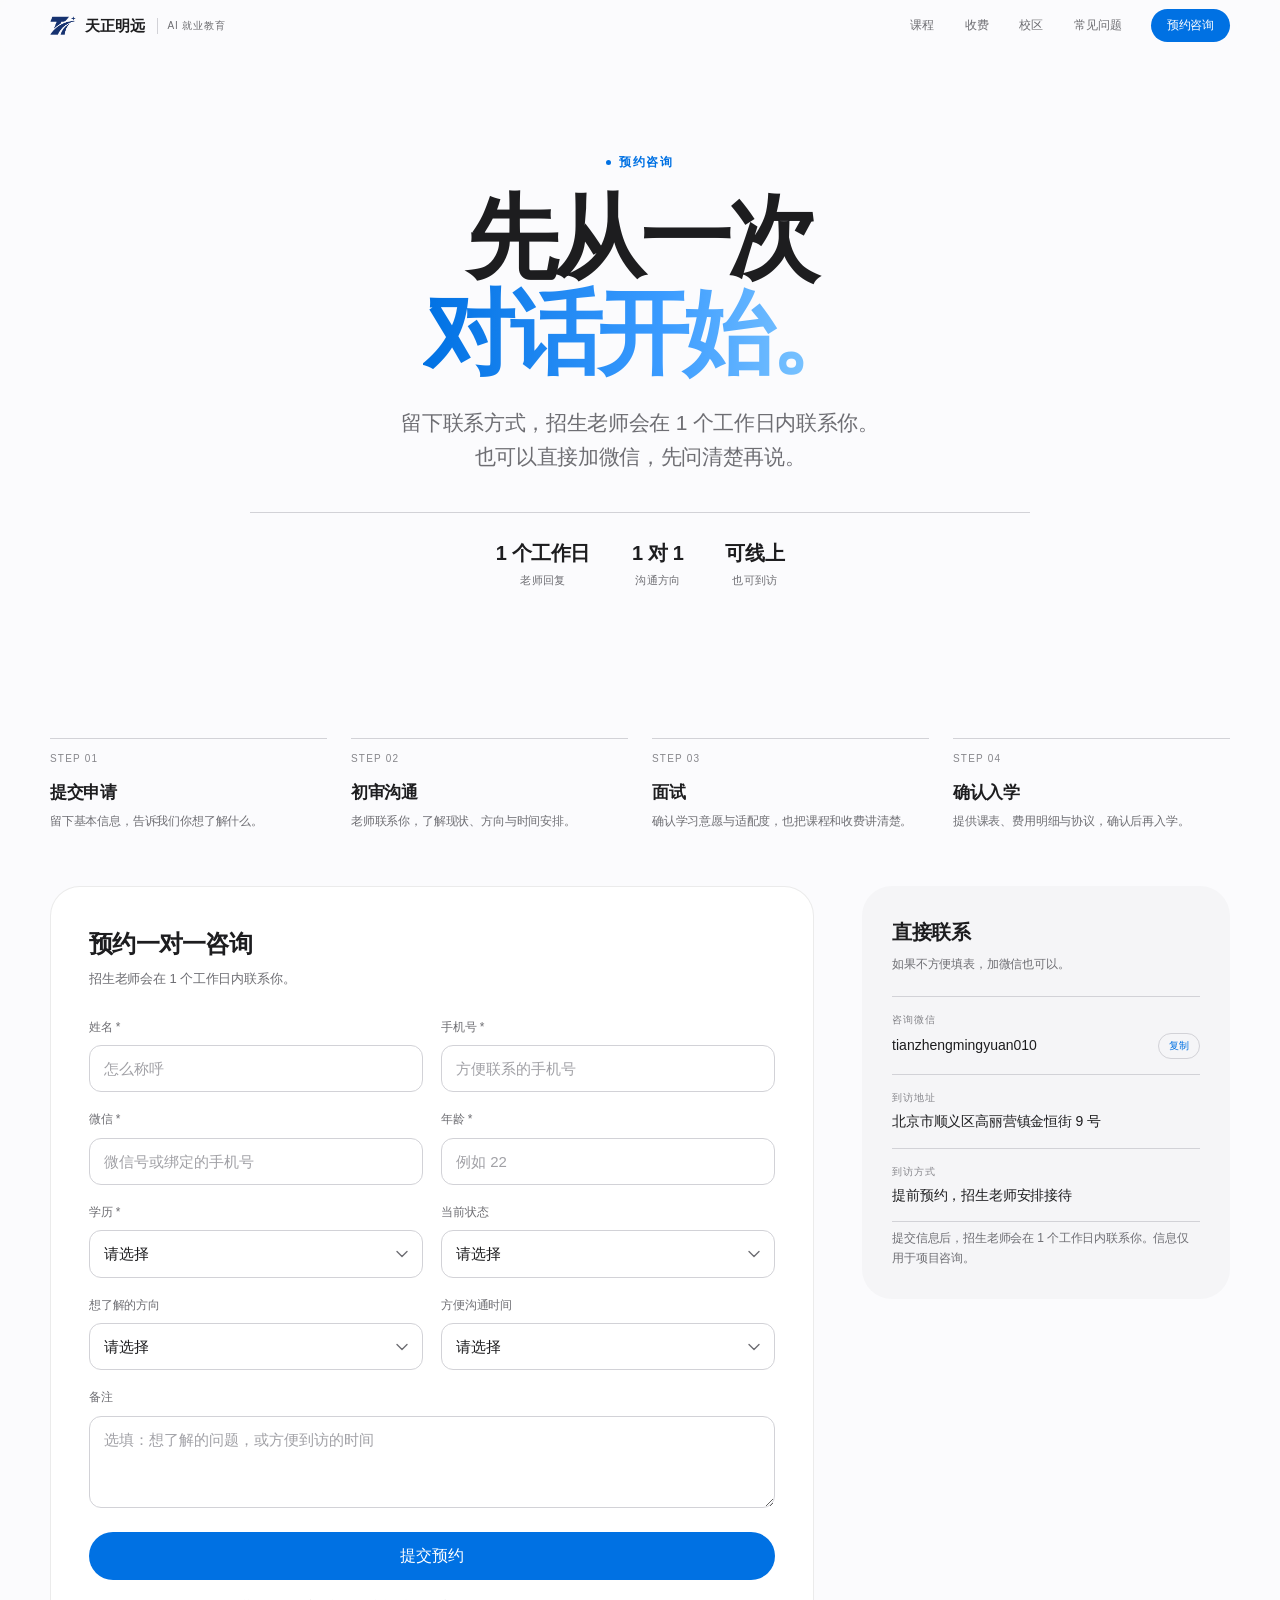
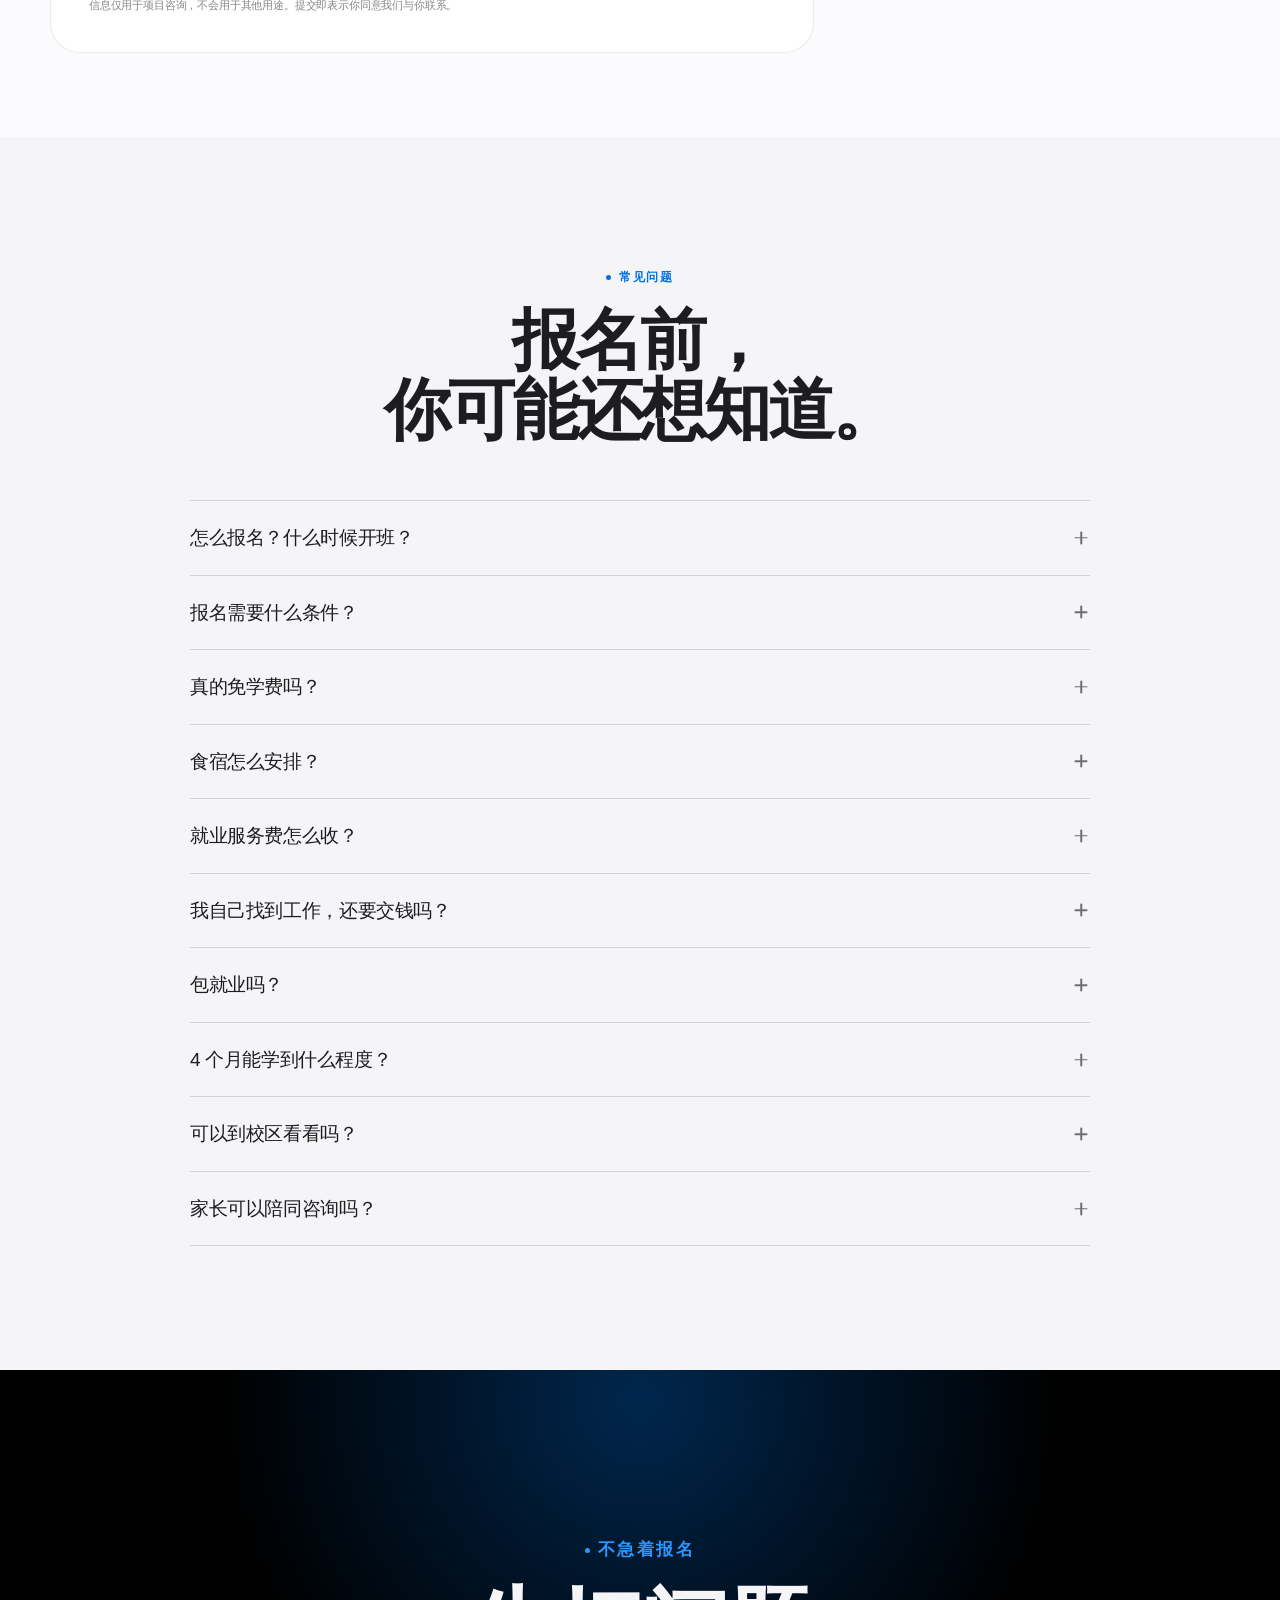
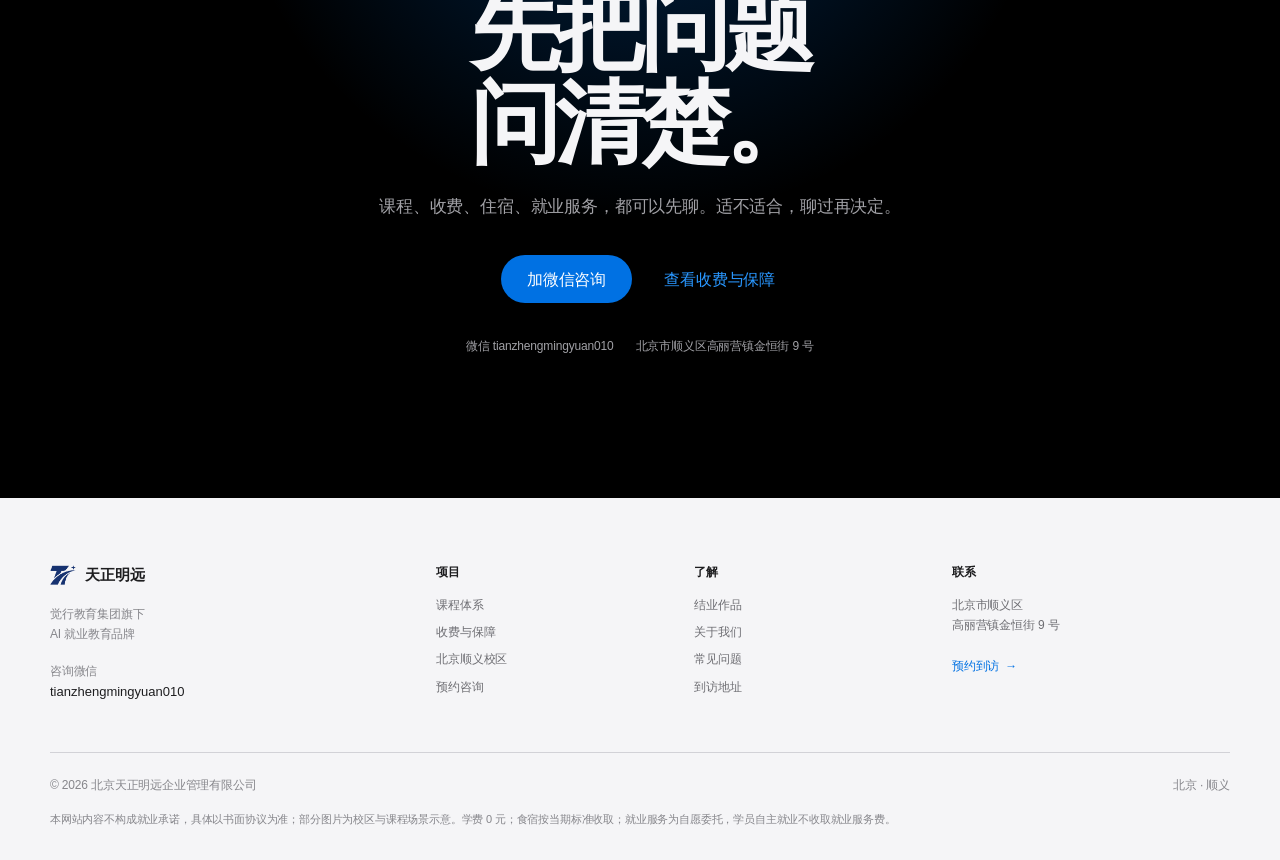
<file: apply.html>
<!doctype html>
<html lang="zh-CN">
<head>
  <meta charset="utf-8">
  <meta name="viewport" content="width=device-width, initial-scale=1, viewport-fit=cover">
  <title>预约咨询｜天正明远 AI 就业培训</title>
  <meta name="description" content="预约天正明远 4 个月 AI 就业培训。留下联系方式，招生老师 1 个工作日内联系，提供课程、费用与协议说明。">
  <meta name="theme-color" content="#fbfbfd">
  <meta name="format-detection" content="telephone=no">
  <link rel="icon" href="favicon.png" type="image/png">
  <link rel="apple-touch-icon" href="apple-touch-icon.png">
  <link rel="stylesheet" href="styles.css">
  <meta property="og:type" content="website">
  <meta property="og:locale" content="zh_CN">
  <meta property="og:site_name" content="天正明远">
  <meta property="og:title" content="预约咨询｜天正明远 AI 就业培训">
  <meta property="og:description" content="预约天正明远 4 个月 AI 就业培训。留下联系方式，招生老师 1 个工作日内联系，提供课程、费用与协议说明。">
  <meta property="og:image" content="https://623315.github.io/tianzhengmingyuan/assets/images/og-cover.jpg">
  <meta property="og:url" content="https://623315.github.io/tianzhengmingyuan/apply.html">
  <meta name="twitter:card" content="summary_large_image">
  <meta name="twitter:title" content="预约咨询｜天正明远 AI 就业培训">
  <meta name="twitter:description" content="预约天正明远 4 个月 AI 就业培训。留下联系方式，招生老师 1 个工作日内联系，提供课程、费用与协议说明。">
  <meta name="twitter:image" content="https://623315.github.io/tianzhengmingyuan/assets/images/og-cover.jpg">
  <link rel="canonical" href="https://623315.github.io/tianzhengmingyuan/apply.html">
  
  <script>document.documentElement.classList.add('js');</script>
</head>
<body class="page-apply">
  <a class="skip-link" href="#main">跳到主要内容</a>
    <svg class="svg-sprite" aria-hidden="true" focusable="false" xmlns="http://www.w3.org/2000/svg">
    <symbol id="i-arrow" viewBox="0 0 24 24" fill="none" stroke="currentColor" stroke-width="1.7" stroke-linecap="round" stroke-linejoin="round"><path d="M5 12h14M13 6l6 6-6 6"/></symbol>
    <symbol id="i-play" viewBox="0 0 24 24" fill="currentColor"><path d="M8 5v14l11-7z"/></symbol>
    <symbol id="i-check" viewBox="0 0 24 24" fill="none" stroke="currentColor" stroke-width="1.7" stroke-linecap="round" stroke-linejoin="round"><path d="M20 6 9 17l-5-5"/></symbol>
    <symbol id="i-chat" viewBox="0 0 24 24" fill="none" stroke="currentColor" stroke-width="1.6" stroke-linecap="round" stroke-linejoin="round"><path d="M21 11.5a8.4 8.4 0 0 1-9 8.4 9.9 9.9 0 0 1-4.2-.9L3 21l1.9-4.7A8.4 8.4 0 1 1 21 11.5z"/></symbol>
    <symbol id="i-pin" viewBox="0 0 24 24" fill="none" stroke="currentColor" stroke-width="1.6" stroke-linecap="round" stroke-linejoin="round"><path d="M20 10c0 6-8 12-8 12S4 16 4 10a8 8 0 1 1 16 0z"/><circle cx="12" cy="10" r="2.6"/></symbol>
    <symbol id="i-copy" viewBox="0 0 24 24" fill="none" stroke="currentColor" stroke-width="1.6" stroke-linecap="round" stroke-linejoin="round"><rect x="9" y="9" width="11" height="11" rx="2"/><path d="M5 15H4a1 1 0 0 1-1-1V4a1 1 0 0 1 1-1h10a1 1 0 0 1 1 1v1"/></symbol>
    <symbol id="i-chart" viewBox="0 0 24 24" fill="none" stroke="currentColor" stroke-width="1.6" stroke-linecap="round" stroke-linejoin="round"><path d="M4 20V10M10 20V4M16 20v-7M22 20H2"/></symbol>
    <symbol id="i-layers" viewBox="0 0 24 24" fill="none" stroke="currentColor" stroke-width="1.6" stroke-linecap="round" stroke-linejoin="round"><path d="m12 2 9 5-9 5-9-5 9-5z"/><path d="m3 12 9 5 9-5"/><path d="m3 17 9 5 9-5"/></symbol>
    <symbol id="i-flow" viewBox="0 0 24 24" fill="none" stroke="currentColor" stroke-width="1.6" stroke-linecap="round" stroke-linejoin="round"><rect x="3" y="3" width="6" height="6" rx="1.6"/><rect x="15" y="15" width="6" height="6" rx="1.6"/><path d="M9 6h5a4 4 0 0 1 4 4v5"/><path d="m15 12 3 3 3-3"/></symbol>
    <symbol id="i-book" viewBox="0 0 24 24" fill="none" stroke="currentColor" stroke-width="1.6" stroke-linecap="round" stroke-linejoin="round"><path d="M4 19.5A2.5 2.5 0 0 1 6.5 17H20"/><path d="M6.5 2H20v20H6.5A2.5 2.5 0 0 1 4 19.5v-15A2.5 2.5 0 0 1 6.5 2z"/></symbol>
    <symbol id="i-spark" viewBox="0 0 24 24" fill="none" stroke="currentColor" stroke-width="1.6" stroke-linecap="round" stroke-linejoin="round"><path d="M12 2.5 13.7 9l6.5 1.7-6.5 1.7L12 19l-1.7-6.6L3.8 10.7 10.3 9 12 2.5z"/><path d="M19 16v4M17 18h4"/></symbol>
    <symbol id="i-shield" viewBox="0 0 24 24" fill="none" stroke="currentColor" stroke-width="1.6" stroke-linecap="round" stroke-linejoin="round"><path d="M12 22s8-4 8-10V5l-8-3-8 3v7c0 6 8 10 8 10z"/><path d="m9 12 2 2 4-4"/></symbol>
    <symbol id="i-lock" viewBox="0 0 24 24" fill="none" stroke="currentColor" stroke-width="1.6" stroke-linecap="round" stroke-linejoin="round"><rect x="3" y="11" width="18" height="11" rx="2"/><path d="M7 11V7a5 5 0 0 1 10 0v4"/></symbol>
    <symbol id="i-doc" viewBox="0 0 24 24" fill="none" stroke="currentColor" stroke-width="1.6" stroke-linecap="round" stroke-linejoin="round"><path d="M14 2H6a2 2 0 0 0-2 2v16a2 2 0 0 0 2 2h12a2 2 0 0 0 2-2V8z"/><path d="M14 2v6h6M8 13h8M8 17h5"/></symbol>
    <symbol id="i-clock" viewBox="0 0 24 24" fill="none" stroke="currentColor" stroke-width="1.6" stroke-linecap="round" stroke-linejoin="round"><circle cx="12" cy="12" r="9"/><path d="M12 7v5l3 2"/></symbol>
    <symbol id="i-compass" viewBox="0 0 24 24" fill="none" stroke="currentColor" stroke-width="1.6" stroke-linecap="round" stroke-linejoin="round"><circle cx="12" cy="12" r="9"/><path d="m15.5 8.5-2 5-5 2 2-5 5-2z"/></symbol>
  </svg>

  <header class="site-nav" id="siteNav">
    <div class="nav-inner">
      <a class="brand" href="index.html" aria-label="天正明远首页">
        <img src="assets/logo-navy.png" alt="" width="26" height="20">
        <span class="brand-text">天正明远</span>
        <span class="brand-sub">AI 就业教育</span>
      </a>
      <nav class="nav-links" aria-label="主导航">
        <a class="nav-link " href="curriculum.html">课程</a>
        <a class="nav-link " href="tuition.html">收费</a>
        <a class="nav-link " href="campus.html">校区</a>
        <a class="nav-link" href="index.html#faq">常见问题</a>
      </nav>
      <a class="nav-cta" href="apply.html">预约咨询</a>
      <button class="menu-btn" id="menuBtn" type="button" aria-label="打开菜单" aria-controls="mobileMenu" aria-expanded="false">
        <span></span><span></span>
      </button>
    </div>
  </header>

  <div class="mobile-menu" id="mobileMenu" aria-hidden="true">
    <nav class="mobile-nav" aria-label="移动端导航">
      <a class="m-link" href="index.html">首页 <span>01</span></a>
      <a class="m-link" href="curriculum.html">课程体系 <span>02</span></a>
      <a class="m-link" href="tuition.html">收费与保障 <span>03</span></a>
      <a class="m-link" href="campus.html">北京顺义校区 <span>04</span></a>
      <a class="m-link" href="apply.html">预约咨询 <span>05</span></a>
    </nav>
    <div class="m-contact">
      <p>咨询微信</p>
      <button class="m-wechat copy-wechat" type="button" data-wechat="tianzhengmingyuan010">tianzhengmingyuan010 <span>复制</span></button>
      <p class="m-address">北京市顺义区高丽营镇金恒街 9 号</p>
    </div>
  </div>

  <main id="main">
    <!-- ============ Page hero ============ -->
    <section class="page-hero">
      <div class="container">
        <p class="kicker">预约咨询</p>
        <h1>先从一次<br><span class="grad">对话开始。</span></h1>
        <p class="lede">留下联系方式，招生老师会在 1 个工作日内联系你。<br>也可以直接加微信，先问清楚再说。</p>
        <div class="page-meta">
          <div><strong>1 个工作日</strong>老师回复</div>
          <div><strong>1 对 1</strong>沟通方向</div>
          <div><strong>可线上</strong>也可到访</div>
        </div>
      </div>
    </section>

    <!-- ============ Process ============ -->
    <section class="section-tight" id="process">
      <div class="container">
        <div class="process">
          <div class="process-step"><span>STEP 01</span><h3>提交申请</h3><p>留下基本信息，告诉我们你想了解什么。</p></div>
          <div class="process-step"><span>STEP 02</span><h3>初审沟通</h3><p>老师联系你，了解现状、方向与时间安排。</p></div>
          <div class="process-step"><span>STEP 03</span><h3>面试</h3><p>确认学习意愿与适配度，也把课程和收费讲清楚。</p></div>
          <div class="process-step"><span>STEP 04</span><h3>确认入学</h3><p>提供课表、费用明细与协议，确认后再入学。</p></div>
        </div>

        <div class="apply-layout">
          <form class="form-card" id="applyForm" action="https://formsubmit.co/623315@qq.com" method="POST" aria-label="预约咨询表单">
            <h2 class="form-title">预约一对一咨询</h2>
            <p class="form-subtitle">招生老师会在 1 个工作日内联系你。</p>

            <input type="hidden" name="_subject" value="官网预约：新线索">
            <input type="hidden" name="_captcha" value="false">
            <input type="hidden" name="_template" value="table">
            <input type="hidden" name="_next" value="thanks.html">
            <input class="hp" type="text" name="_honey" tabindex="-1" autocomplete="off" aria-hidden="true">

            <div class="form-grid">
              <div class="field">
                <label for="name">姓名 *</label>
                <input id="name" name="name" type="text" required autocomplete="name" placeholder="怎么称呼">
              </div>
              <div class="field">
                <label for="phone">手机号 *</label>
                <input id="phone" name="phone" type="tel" required autocomplete="tel" placeholder="方便联系的手机号">
              </div>
              <div class="field">
                <label for="wechat">微信 *</label>
                <input id="wechat" name="wechat" type="text" required autocomplete="off" placeholder="微信号或绑定的手机号">
              </div>
              <div class="field">
                <label for="age">年龄 *</label>
                <input id="age" name="age" type="number" required min="16" max="60" inputmode="numeric" placeholder="例如 22">
              </div>
              <div class="field">
                <label for="education">学历 *</label>
                <select id="education" name="education" required>
                  <option value="" disabled selected>请选择</option>
                  <option>大专以下</option><option>大专</option><option>本科</option><option>本科以上</option>
                </select>
              </div>
              <div class="field">
                <label for="status">当前状态</label>
                <select id="status" name="status">
                  <option value="" disabled selected>请选择</option>
                  <option>应届毕业</option><option>往届待业</option><option>在职想转行</option><option>家长代看</option><option>其他</option>
                </select>
              </div>
              <div class="field">
                <label for="direction">想了解的方向</label>
                <select id="direction" name="direction">
                  <option value="" disabled selected>请选择</option>
                  <option>AIGC 新媒体运营</option><option>AI 视频创作</option><option>AI 开发入门</option><option>AI 办公</option><option>还不确定</option>
                </select>
              </div>
              <div class="field">
                <label for="time">方便沟通时间</label>
                <select id="time" name="time">
                  <option value="" disabled selected>请选择</option>
                  <option>工作日上午</option><option>工作日下午</option><option>周末</option><option>先线上了解</option>
                </select>
              </div>
              <div class="field full">
                <label for="note">备注</label>
                <textarea id="note" name="note" rows="3" placeholder="选填：想了解的问题，或方便到访的时间"></textarea>
              </div>
            </div>

            <button class="btn btn-primary form-submit" type="submit">提交预约</button>
            <p class="form-note">信息仅用于项目咨询，不会用于其他用途。提交即表示你同意我们与你联系。</p>
            <p class="form-status" id="formStatus" role="alert"></p>

            <div class="form-success" id="formSuccess" role="status">
              <div class="check"><svg class="icon" aria-hidden="true"><use href="#i-check"></use></svg></div>
              <h3>收到了。</h3>
              <p>招生老师会在 1 个工作日内联系你。急事可直接加微信 tianzhengmingyuan010。</p>
            </div>
          </form>

          <aside class="contact-card">
            <h3>直接联系</h3>
            <p>如果不方便填表，加微信也可以。</p>
            <div class="contact-rows">
              <div class="contact-row">
                <dt>咨询微信</dt>
                <dd class="copy-row">
                  <button class="copy-wechat text-btn" type="button" data-wechat="tianzhengmingyuan010">tianzhengmingyuan010</button>
                  <button class="copy-chip copy-wechat" type="button" data-wechat="tianzhengmingyuan010">复制</button>
                </dd>
              </div>
              <div class="contact-row">
                <dt>到访地址</dt>
                <dd>北京市顺义区高丽营镇金恒街 9 号</dd>
              </div>
              <div class="contact-row">
                <dt>到访方式</dt>
                <dd>提前预约，招生老师安排接待</dd>
              </div>
            </div>
            <p class="contact-note">提交信息后，招生老师会在 1 个工作日内联系你。信息仅用于项目咨询。</p>
          </aside>
        </div>
      </div>
    </section>

    <!-- ============ FAQ ============ -->
    <section class="section section-alt" id="faq">
      <div class="container">
        <div class="section-head center">
          <p class="kicker">常见问题</p>
          <h2>报名前，<br>你可能还想知道。</h2>
        </div>
        <div class="faq">
          <details>
            <summary>怎么报名？什么时候开班？<span class="plus" aria-hidden="true"></span></summary>
            <div class="faq-a">在本页留下姓名和手机号，招生老师会在 1 个工作日内联系你。流程是：沟通 → 面试 → 确认入学。具体开班时间以当期安排为准，咨询时告诉你。</div>
          </details>
          <details>
            <summary>报名需要什么条件？<span class="plus" aria-hidden="true"></span></summary>
            <div class="faq-a">18–45 岁，大专及以上优先；应届、往届、待业或想转行都可以申请。最终以沟通与面试结果为准。</div>
          </details>
          <details>
            <summary>真的免学费吗？<span class="plus" aria-hidden="true"></span></summary>
            <div class="faq-a">真的。4 个月的课程、实训和作品集辅导，学费 0 元。培训本身不再收费；食宿按当期标准收取，咨询时会提供书面明细。</div>
          </details>
          <details>
            <summary>食宿怎么安排？<span class="plus" aria-hidden="true"></span></summary>
            <div class="faq-a">全日制住校。宿舍、一日三餐、教室与机房都在校区内。食宿按当期标准收取，具体金额与包含项在咨询时书面说明。</div>
          </details>
          <details>
            <summary>就业服务费怎么收？<span class="plus" aria-hidden="true"></span></summary>
            <div class="faq-a">只有你主动委托就业服务，并且我们帮你找到工作之后，才按《就业服务协议》收取。具体标准以协议为准；不委托，不收费。</div>
          </details>
          <details>
            <summary>我自己找到工作，还要交钱吗？<span class="plus" aria-hidden="true"></span></summary>
            <div class="faq-a">不用。你自己通过招聘网站、朋友介绍等渠道找到工作，我们不收任何就业服务费。</div>
          </details>
          <details>
            <summary>包就业吗？<span class="plus" aria-hidden="true"></span></summary>
            <div class="faq-a">不包。我们负责把你教会、带你做出作品集，并提供岗位信息与对接。最后能不能被录用，取决于你的作品和面试表现。</div>
          </details>
          <details>
            <summary>4 个月能学到什么程度？<span class="plus" aria-hidden="true"></span></summary>
            <div class="faq-a">能独立做出东西：会拍会剪，会用 AI 出图、做视频，会运营一个账号，也能搭一些简单的 AI 工作流。AI 开发是入门级，不培养程序员。</div>
          </details>
          <details>
            <summary>可以到校区看看吗？<span class="plus" aria-hidden="true"></span></summary>
            <div class="faq-a">可以。提前预约，招生老师会安排接待。地址是北京市顺义区高丽营镇金恒街 9 号。</div>
          </details>
          <details>
            <summary>家长可以陪同咨询吗？<span class="plus" aria-hidden="true"></span></summary>
            <div class="faq-a">可以。欢迎家长一起到访，课程、收费、住宿与管理安排都可以当面问清楚。</div>
          </details>
        </div>
      </div>
    </section>

    <!-- ============ Final CTA ============ -->
    <section class="cta-final">
      <div class="container">
        <p class="kicker">不急着报名</p>
        <h2>先把问题<br>问清楚。</h2>
        <p>课程、收费、住宿、就业服务，都可以先聊。适不适合，聊过再决定。</p>
        <div class="cta-actions">
          <button class="btn btn-primary copy-wechat" type="button" data-wechat="tianzhengmingyuan010">加微信咨询</button>
          <a class="btn btn-secondary" href="tuition.html">查看收费与保障</a>
        </div>
        <div class="cta-contact">
          <span>微信 tianzhengmingyuan010</span>
          <span>北京市顺义区高丽营镇金恒街 9 号</span>
        </div>
      </div>
    </section>

  </main>
    <footer class="site-footer">
    <div class="container">
      <div class="footer-grid">
        <div class="footer-brand">
          <a class="brand" href="index.html" aria-label="天正明远首页">
            <img src="assets/logo-navy.png" alt="" width="26" height="20">
            <span class="brand-text">天正明远</span>
          </a>
          <p>觉行教育集团旗下<br>AI 就业教育品牌</p>
          <p class="footer-wechat">咨询微信<br><button class="copy-wechat text-btn" type="button" data-wechat="tianzhengmingyuan010">tianzhengmingyuan010</button></p>
        </div>
        <div class="footer-col">
          <h4>项目</h4>
          <a href="curriculum.html">课程体系</a>
          <a href="tuition.html">收费与保障</a>
          <a href="campus.html">北京顺义校区</a>
          <a href="apply.html">预约咨询</a>
        </div>
        <div class="footer-col">
          <h4>了解</h4>
          <a href="index.html#outcomes">结业作品</a>
          <a href="index.html#proof">关于我们</a>
          <a href="index.html#faq">常见问题</a>
          <a href="campus.html#visit">到访地址</a>
        </div>
        <div class="footer-col footer-contact">
          <h4>联系</h4>
          <p>北京市顺义区<br>高丽营镇金恒街 9 号</p>
          <a class="footer-arrow" href="apply.html">预约到访 <span>→</span></a>
        </div>
      </div>
      <div class="footer-bottom">
        <span>© 2026 北京天正明远企业管理有限公司</span>
        <span>北京 · 顺义</span>
      </div>
      <p class="footer-legal">本网站内容不构成就业承诺，具体以书面协议为准；部分图片为校区与课程场景示意。学费 0 元；食宿按当期标准收取；就业服务为自愿委托，学员自主就业不收取就业服务费。</p>
    </div>
  </footer>

  <div class="toast" id="toast" role="status" aria-live="polite"></div>
  <script src="main.js" defer></script>
</body>
</html>
</file>
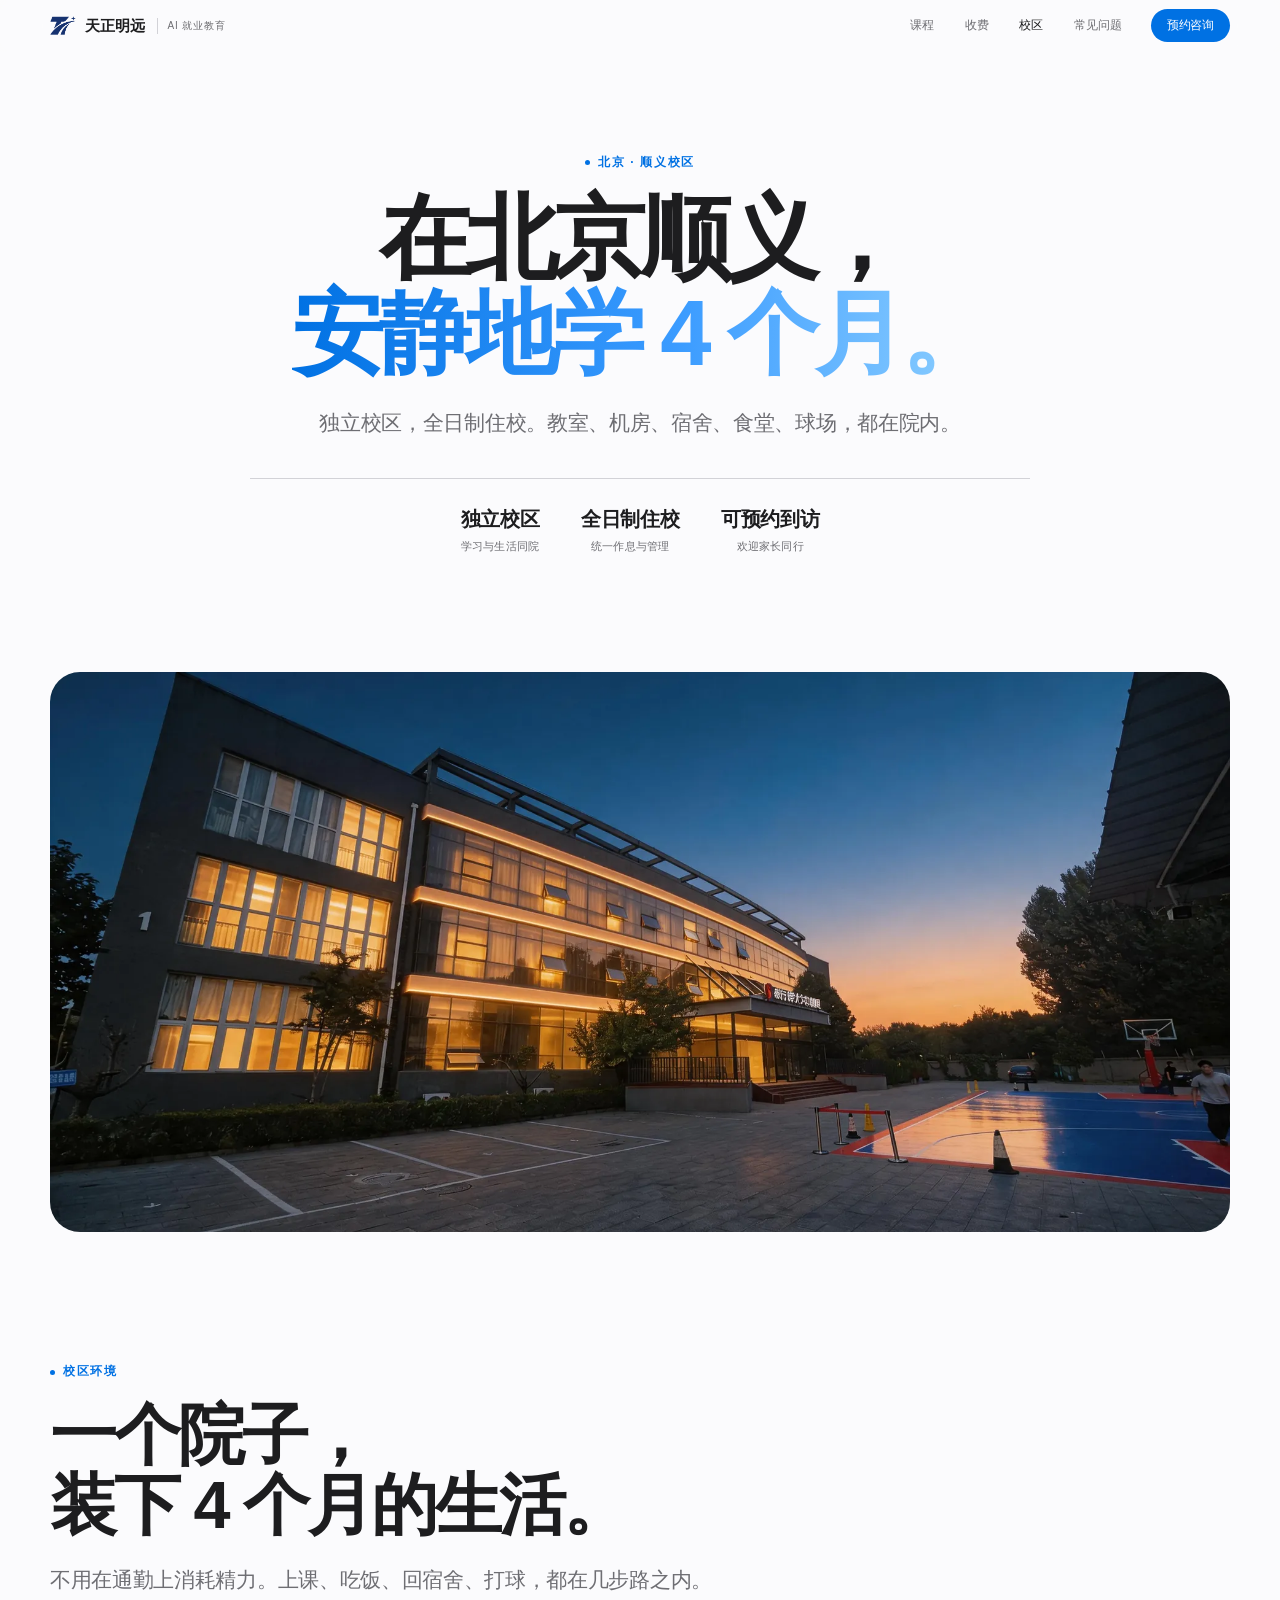
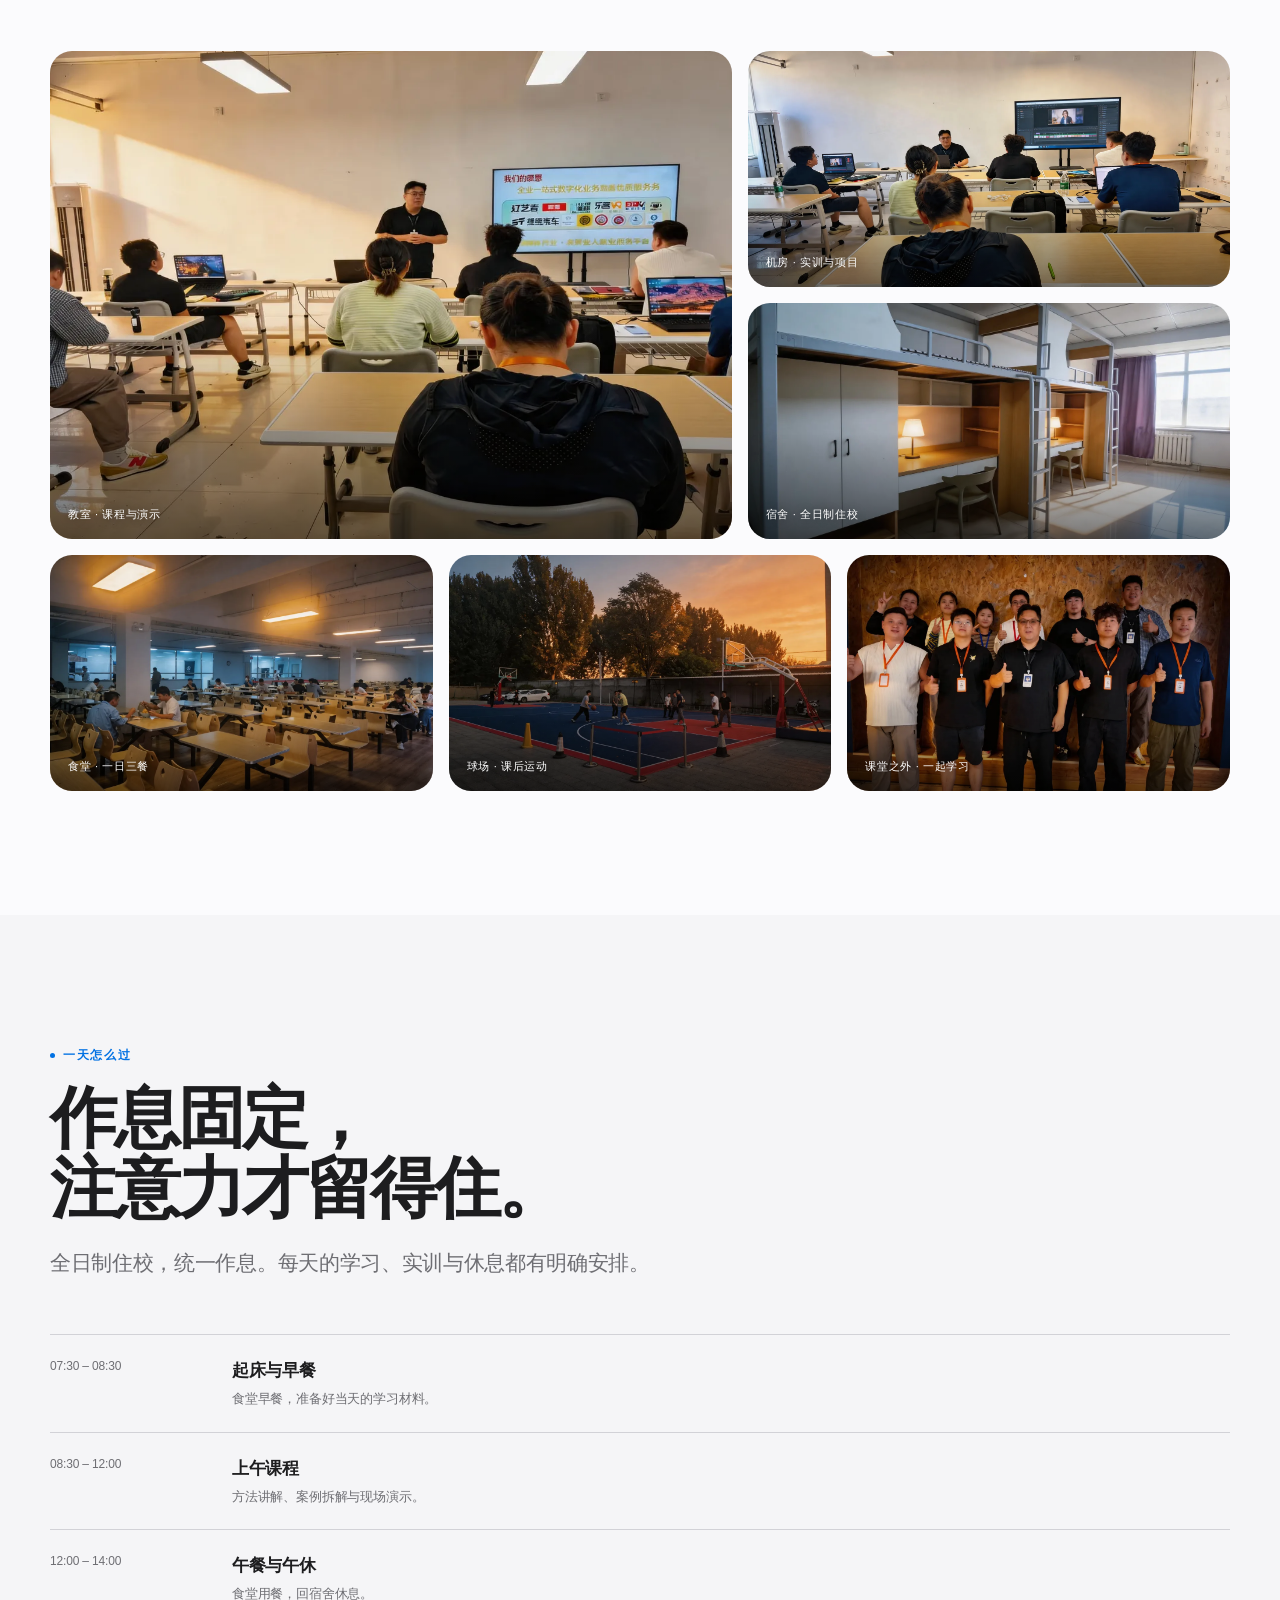
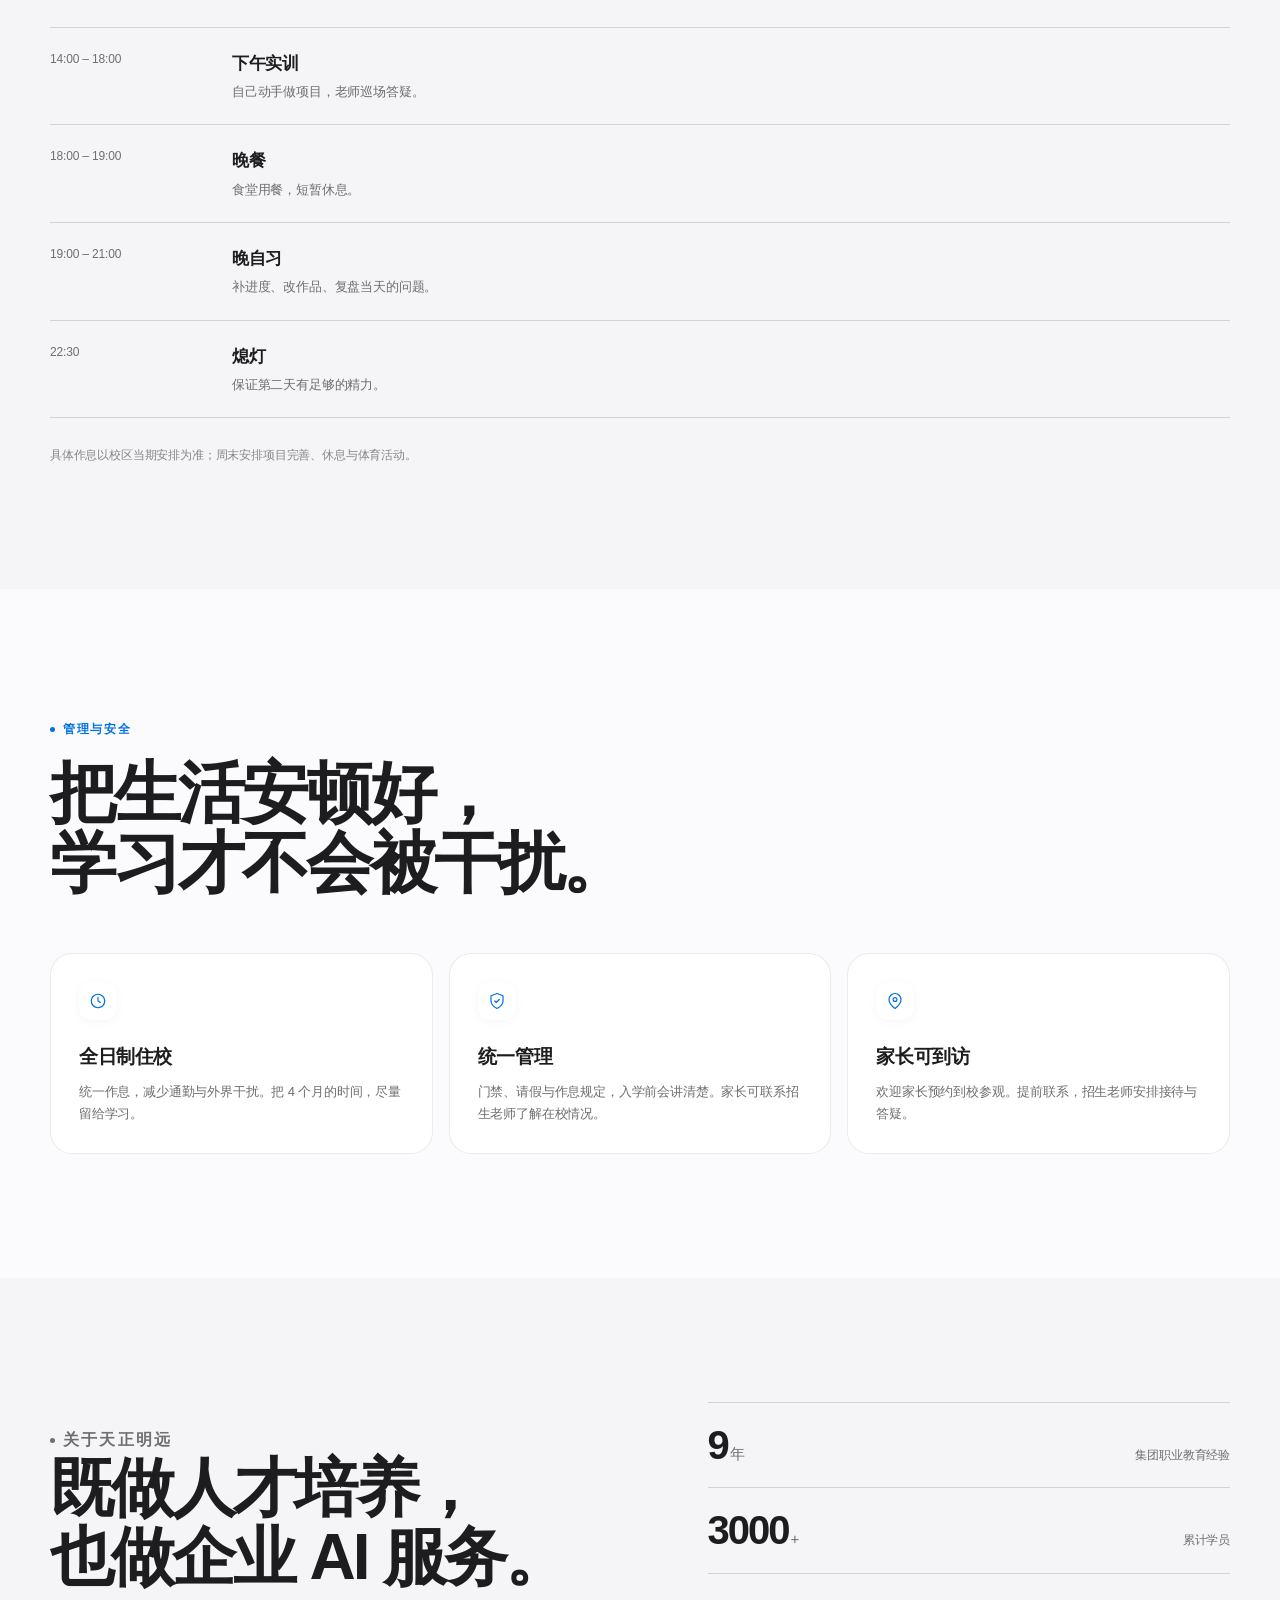
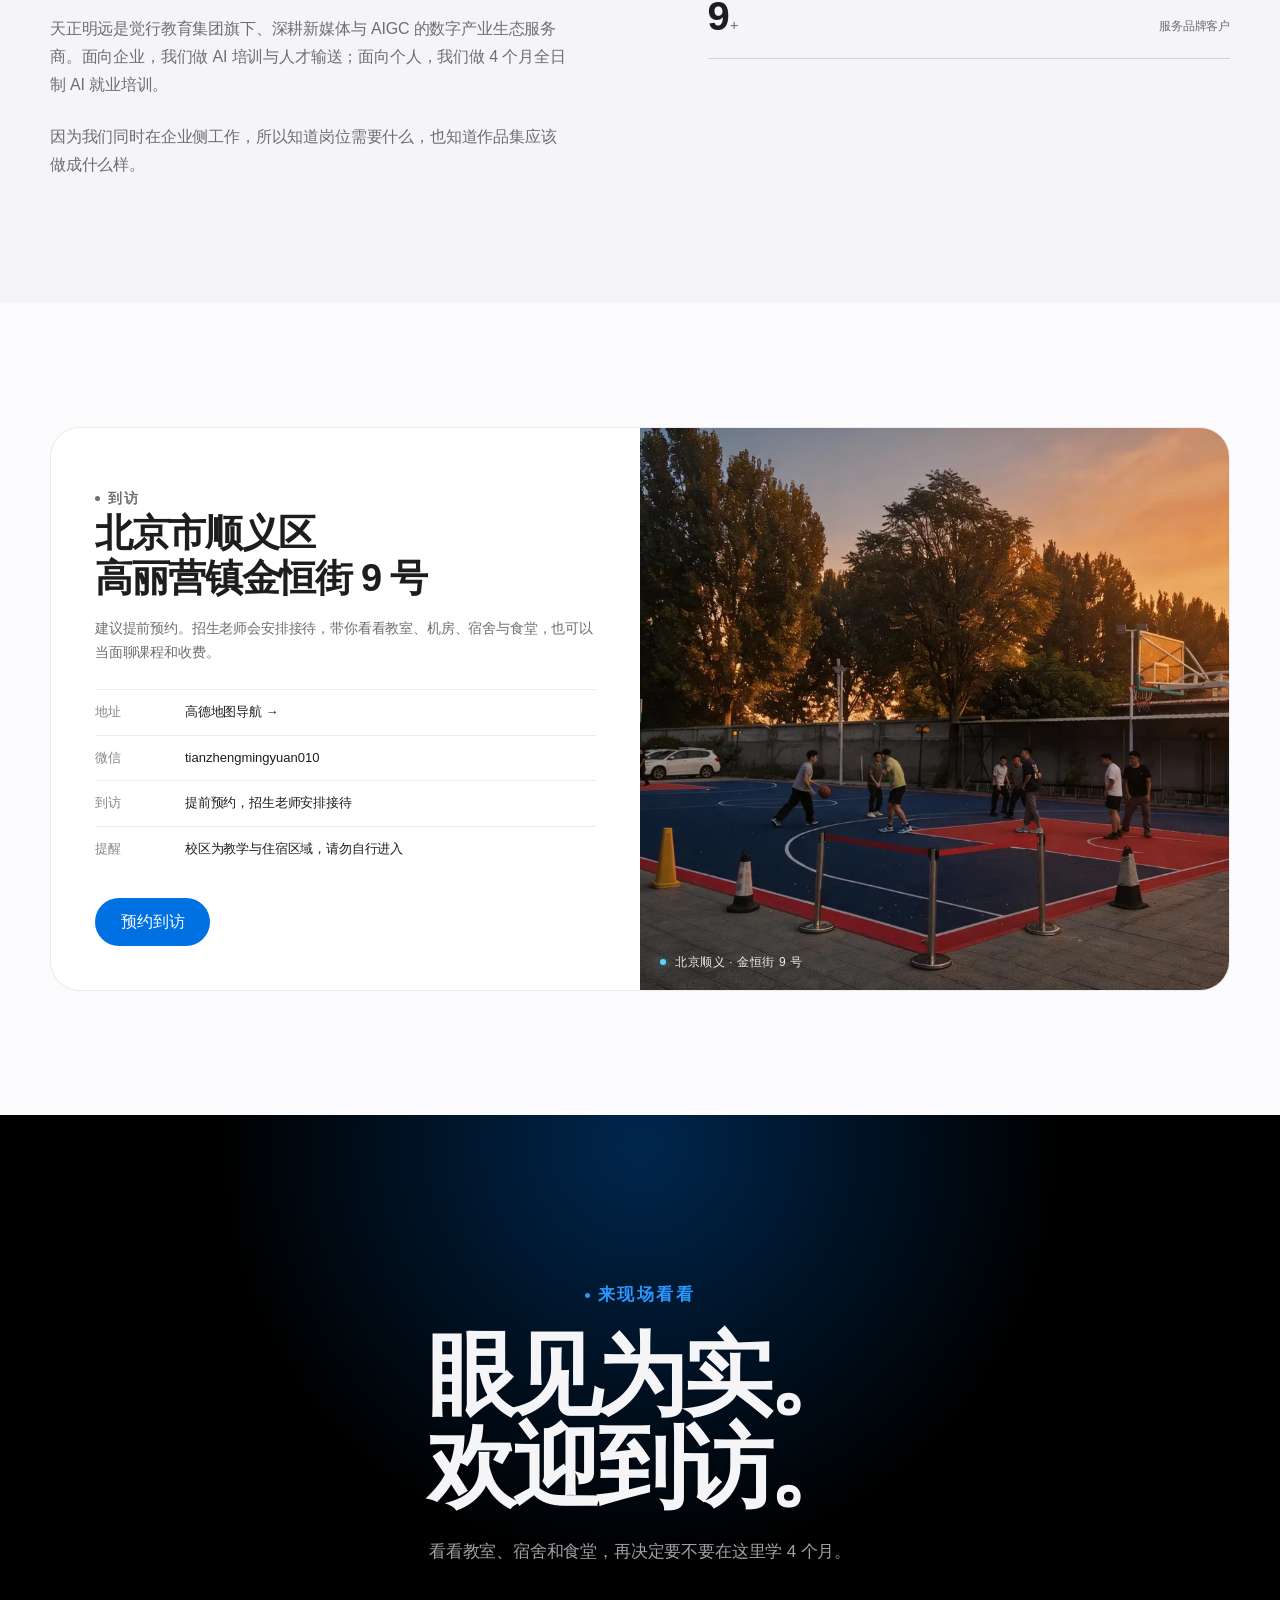
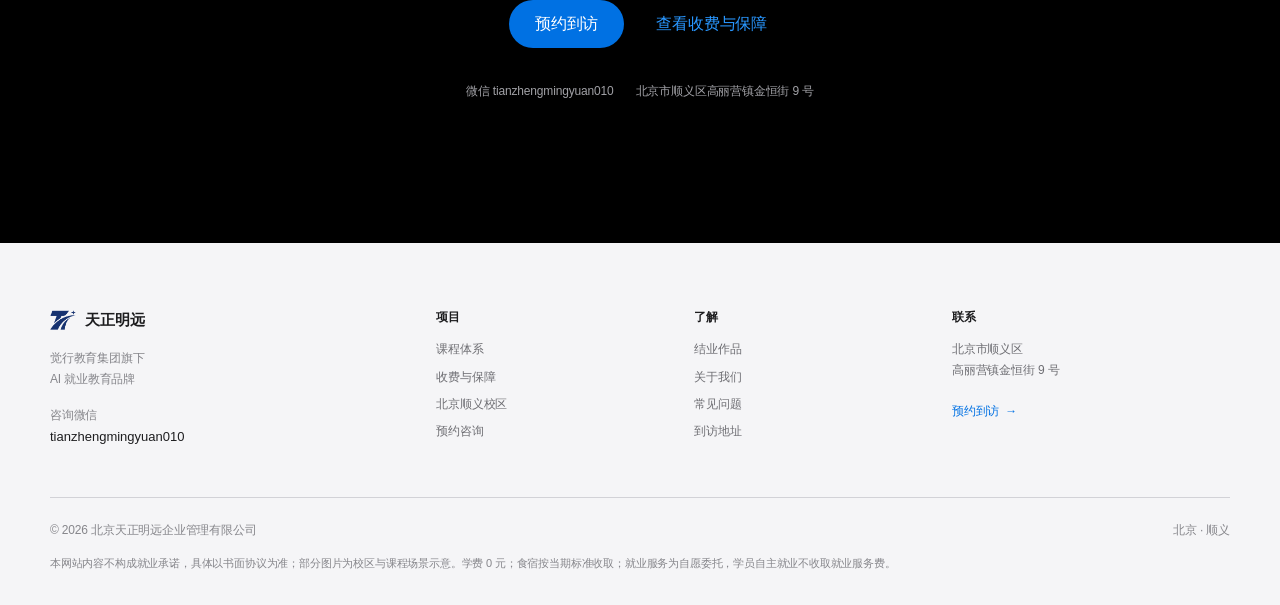
<file: campus.html>
<!doctype html>
<html lang="zh-CN">
<head>
  <meta charset="utf-8">
  <meta name="viewport" content="width=device-width, initial-scale=1, viewport-fit=cover">
  <title>北京顺义校区｜全日制 4 个月 · 天正明远</title>
  <meta name="description" content="天正明远北京顺义校区：独立院落，教室、机房、宿舍、食堂、球场齐备；全日制住校、统一管理，家长可预约到访。">
  <meta name="theme-color" content="#fbfbfd">
  <meta name="format-detection" content="telephone=no">
  <link rel="icon" href="favicon.png" type="image/png">
  <link rel="apple-touch-icon" href="apple-touch-icon.png">
  <link rel="stylesheet" href="styles.css">
  <meta property="og:type" content="website">
  <meta property="og:locale" content="zh_CN">
  <meta property="og:site_name" content="天正明远">
  <meta property="og:title" content="北京顺义校区｜全日制 4 个月 · 天正明远">
  <meta property="og:description" content="天正明远北京顺义校区：独立院落，教室、机房、宿舍、食堂、球场齐备；全日制住校、统一管理，家长可预约到访。">
  <meta property="og:image" content="https://623315.github.io/tianzhengmingyuan/assets/images/og-cover.jpg">
  <meta property="og:url" content="https://623315.github.io/tianzhengmingyuan/campus.html">
  <meta name="twitter:card" content="summary_large_image">
  <meta name="twitter:title" content="北京顺义校区｜全日制 4 个月 · 天正明远">
  <meta name="twitter:description" content="天正明远北京顺义校区：独立院落，教室、机房、宿舍、食堂、球场齐备；全日制住校、统一管理，家长可预约到访。">
  <meta name="twitter:image" content="https://623315.github.io/tianzhengmingyuan/assets/images/og-cover.jpg">
  <link rel="canonical" href="https://623315.github.io/tianzhengmingyuan/campus.html">
  
  <script>document.documentElement.classList.add('js');</script>
</head>
<body class="page-campus">
  <a class="skip-link" href="#main">跳到主要内容</a>
    <svg class="svg-sprite" aria-hidden="true" focusable="false" xmlns="http://www.w3.org/2000/svg">
    <symbol id="i-arrow" viewBox="0 0 24 24" fill="none" stroke="currentColor" stroke-width="1.7" stroke-linecap="round" stroke-linejoin="round"><path d="M5 12h14M13 6l6 6-6 6"/></symbol>
    <symbol id="i-play" viewBox="0 0 24 24" fill="currentColor"><path d="M8 5v14l11-7z"/></symbol>
    <symbol id="i-check" viewBox="0 0 24 24" fill="none" stroke="currentColor" stroke-width="1.7" stroke-linecap="round" stroke-linejoin="round"><path d="M20 6 9 17l-5-5"/></symbol>
    <symbol id="i-chat" viewBox="0 0 24 24" fill="none" stroke="currentColor" stroke-width="1.6" stroke-linecap="round" stroke-linejoin="round"><path d="M21 11.5a8.4 8.4 0 0 1-9 8.4 9.9 9.9 0 0 1-4.2-.9L3 21l1.9-4.7A8.4 8.4 0 1 1 21 11.5z"/></symbol>
    <symbol id="i-pin" viewBox="0 0 24 24" fill="none" stroke="currentColor" stroke-width="1.6" stroke-linecap="round" stroke-linejoin="round"><path d="M20 10c0 6-8 12-8 12S4 16 4 10a8 8 0 1 1 16 0z"/><circle cx="12" cy="10" r="2.6"/></symbol>
    <symbol id="i-copy" viewBox="0 0 24 24" fill="none" stroke="currentColor" stroke-width="1.6" stroke-linecap="round" stroke-linejoin="round"><rect x="9" y="9" width="11" height="11" rx="2"/><path d="M5 15H4a1 1 0 0 1-1-1V4a1 1 0 0 1 1-1h10a1 1 0 0 1 1 1v1"/></symbol>
    <symbol id="i-chart" viewBox="0 0 24 24" fill="none" stroke="currentColor" stroke-width="1.6" stroke-linecap="round" stroke-linejoin="round"><path d="M4 20V10M10 20V4M16 20v-7M22 20H2"/></symbol>
    <symbol id="i-layers" viewBox="0 0 24 24" fill="none" stroke="currentColor" stroke-width="1.6" stroke-linecap="round" stroke-linejoin="round"><path d="m12 2 9 5-9 5-9-5 9-5z"/><path d="m3 12 9 5 9-5"/><path d="m3 17 9 5 9-5"/></symbol>
    <symbol id="i-flow" viewBox="0 0 24 24" fill="none" stroke="currentColor" stroke-width="1.6" stroke-linecap="round" stroke-linejoin="round"><rect x="3" y="3" width="6" height="6" rx="1.6"/><rect x="15" y="15" width="6" height="6" rx="1.6"/><path d="M9 6h5a4 4 0 0 1 4 4v5"/><path d="m15 12 3 3 3-3"/></symbol>
    <symbol id="i-book" viewBox="0 0 24 24" fill="none" stroke="currentColor" stroke-width="1.6" stroke-linecap="round" stroke-linejoin="round"><path d="M4 19.5A2.5 2.5 0 0 1 6.5 17H20"/><path d="M6.5 2H20v20H6.5A2.5 2.5 0 0 1 4 19.5v-15A2.5 2.5 0 0 1 6.5 2z"/></symbol>
    <symbol id="i-spark" viewBox="0 0 24 24" fill="none" stroke="currentColor" stroke-width="1.6" stroke-linecap="round" stroke-linejoin="round"><path d="M12 2.5 13.7 9l6.5 1.7-6.5 1.7L12 19l-1.7-6.6L3.8 10.7 10.3 9 12 2.5z"/><path d="M19 16v4M17 18h4"/></symbol>
    <symbol id="i-shield" viewBox="0 0 24 24" fill="none" stroke="currentColor" stroke-width="1.6" stroke-linecap="round" stroke-linejoin="round"><path d="M12 22s8-4 8-10V5l-8-3-8 3v7c0 6 8 10 8 10z"/><path d="m9 12 2 2 4-4"/></symbol>
    <symbol id="i-lock" viewBox="0 0 24 24" fill="none" stroke="currentColor" stroke-width="1.6" stroke-linecap="round" stroke-linejoin="round"><rect x="3" y="11" width="18" height="11" rx="2"/><path d="M7 11V7a5 5 0 0 1 10 0v4"/></symbol>
    <symbol id="i-doc" viewBox="0 0 24 24" fill="none" stroke="currentColor" stroke-width="1.6" stroke-linecap="round" stroke-linejoin="round"><path d="M14 2H6a2 2 0 0 0-2 2v16a2 2 0 0 0 2 2h12a2 2 0 0 0 2-2V8z"/><path d="M14 2v6h6M8 13h8M8 17h5"/></symbol>
    <symbol id="i-clock" viewBox="0 0 24 24" fill="none" stroke="currentColor" stroke-width="1.6" stroke-linecap="round" stroke-linejoin="round"><circle cx="12" cy="12" r="9"/><path d="M12 7v5l3 2"/></symbol>
    <symbol id="i-compass" viewBox="0 0 24 24" fill="none" stroke="currentColor" stroke-width="1.6" stroke-linecap="round" stroke-linejoin="round"><circle cx="12" cy="12" r="9"/><path d="m15.5 8.5-2 5-5 2 2-5 5-2z"/></symbol>
  </svg>

  <header class="site-nav" id="siteNav">
    <div class="nav-inner">
      <a class="brand" href="index.html" aria-label="天正明远首页">
        <img src="assets/logo-navy.png" alt="" width="26" height="20">
        <span class="brand-text">天正明远</span>
        <span class="brand-sub">AI 就业教育</span>
      </a>
      <nav class="nav-links" aria-label="主导航">
        <a class="nav-link " href="curriculum.html">课程</a>
        <a class="nav-link " href="tuition.html">收费</a>
        <a class="nav-link is-active" href="campus.html">校区</a>
        <a class="nav-link" href="index.html#faq">常见问题</a>
      </nav>
      <a class="nav-cta" href="apply.html">预约咨询</a>
      <button class="menu-btn" id="menuBtn" type="button" aria-label="打开菜单" aria-controls="mobileMenu" aria-expanded="false">
        <span></span><span></span>
      </button>
    </div>
  </header>

  <div class="mobile-menu" id="mobileMenu" aria-hidden="true">
    <nav class="mobile-nav" aria-label="移动端导航">
      <a class="m-link" href="index.html">首页 <span>01</span></a>
      <a class="m-link" href="curriculum.html">课程体系 <span>02</span></a>
      <a class="m-link" href="tuition.html">收费与保障 <span>03</span></a>
      <a class="m-link" href="campus.html">北京顺义校区 <span>04</span></a>
      <a class="m-link" href="apply.html">预约咨询 <span>05</span></a>
    </nav>
    <div class="m-contact">
      <p>咨询微信</p>
      <button class="m-wechat copy-wechat" type="button" data-wechat="tianzhengmingyuan010">tianzhengmingyuan010 <span>复制</span></button>
      <p class="m-address">北京市顺义区高丽营镇金恒街 9 号</p>
    </div>
  </div>

  <main id="main">
    <!-- ============ Page hero ============ -->
    <section class="page-hero">
      <div class="container">
        <p class="kicker">北京 · 顺义校区</p>
        <h1>在北京顺义，<br><span class="grad">安静地学 4 个月。</span></h1>
        <p class="lede">独立校区，全日制住校。教室、机房、宿舍、食堂、球场，都在院内。</p>
        <div class="page-meta">
          <div><strong>独立校区</strong>学习与生活同院</div>
          <div><strong>全日制住校</strong>统一作息与管理</div>
          <div><strong>可预约到访</strong>欢迎家长同行</div>
        </div>
      </div>
    </section>

    <div class="container">
      <div class="page-visual">
        <img src="assets/images/campus-dusk.webp" width="1920" height="1080" alt="傍晚的天正明远北京顺义校区，教学楼亮着灯，旁边是球场" fetchpriority="high">
      </div>
    </div>

    <!-- ============ Gallery ============ -->
    <section class="section" id="campus-life">
      <div class="container">
        <div class="section-head">
          <p class="kicker">校区环境</p>
          <h2>一个院子，<br>装下 4 个月的生活。</h2>
          <p class="lede">不用在通勤上消耗精力。上课、吃饭、回宿舍、打球，都在几步路之内。</p>
        </div>
        <div class="gallery">
          <figure class="gallery-item a">
            <img src="assets/images/classroom.webp" width="1440" height="810" alt="天正明远的教室" loading="lazy" decoding="async">
            <figcaption class="gallery-caption">教室 · 课程与演示</figcaption>
          </figure>
          <figure class="gallery-item b">
            <img src="assets/images/lab.webp" width="1920" height="1080" alt="天正明远的机房" loading="lazy" decoding="async">
            <figcaption class="gallery-caption">机房 · 实训与项目</figcaption>
          </figure>
          <figure class="gallery-item c">
            <img src="assets/images/dorm.webp" width="1440" height="810" alt="天正明远的学生宿舍" loading="lazy" decoding="async">
            <figcaption class="gallery-caption">宿舍 · 全日制住校</figcaption>
          </figure>
          <figure class="gallery-item d">
            <img src="assets/images/canteen.webp" width="1440" height="810" alt="天正明远的食堂" loading="lazy" decoding="async">
            <figcaption class="gallery-caption">食堂 · 一日三餐</figcaption>
          </figure>
          <figure class="gallery-item e">
            <img src="assets/images/court.webp" width="1440" height="810" alt="天正明远的球场" loading="lazy" decoding="async">
            <figcaption class="gallery-caption">球场 · 课后运动</figcaption>
          </figure>
          <figure class="gallery-item f">
            <img src="assets/images/team.webp" width="1440" height="810" alt="天正明远的老师与学员" loading="lazy" decoding="async">
            <figcaption class="gallery-caption">课堂之外 · 一起学习</figcaption>
          </figure>
        </div>
      </div>
    </section>

    <!-- ============ Schedule ============ -->
    <section class="section section-alt" id="schedule">
      <div class="container">
        <div class="section-head">
          <p class="kicker">一天怎么过</p>
          <h2>作息固定，<br>注意力才留得住。</h2>
          <p class="lede">全日制住校，统一作息。每天的学习、实训与休息都有明确安排。</p>
        </div>
        <div class="schedule-list">
          <div class="schedule-row"><div class="schedule-time">07:30 – 08:30</div><div><h3>起床与早餐</h3><p>食堂早餐，准备好当天的学习材料。</p></div></div>
          <div class="schedule-row"><div class="schedule-time">08:30 – 12:00</div><div><h3>上午课程</h3><p>方法讲解、案例拆解与现场演示。</p></div></div>
          <div class="schedule-row"><div class="schedule-time">12:00 – 14:00</div><div><h3>午餐与午休</h3><p>食堂用餐，回宿舍休息。</p></div></div>
          <div class="schedule-row"><div class="schedule-time">14:00 – 18:00</div><div><h3>下午实训</h3><p>自己动手做项目，老师巡场答疑。</p></div></div>
          <div class="schedule-row"><div class="schedule-time">18:00 – 19:00</div><div><h3>晚餐</h3><p>食堂用餐，短暂休息。</p></div></div>
          <div class="schedule-row"><div class="schedule-time">19:00 – 21:00</div><div><h3>晚自习</h3><p>补进度、改作品、复盘当天的问题。</p></div></div>
          <div class="schedule-row"><div class="schedule-time">22:30</div><div><h3>熄灯</h3><p>保证第二天有足够的精力。</p></div></div>
        </div>
        <p class="persona-note">具体作息以校区当期安排为准；周末安排项目完善、休息与体育活动。</p>
      </div>
    </section>

    <!-- ============ Management ============ -->
    <section class="section" id="management">
      <div class="container">
        <div class="section-head">
          <p class="kicker">管理与安全</p>
          <h2>把生活安顿好，<br>学习才不会被干扰。</h2>
        </div>
        <div class="promise-grid">
          <article class="promise">
            <div class="bento-icon"><svg class="icon" aria-hidden="true"><use href="#i-clock"></use></svg></div>
            <h3>全日制住校</h3>
            <p>统一作息，减少通勤与外界干扰。把 4 个月的时间，尽量留给学习。</p>
          </article>
          <article class="promise">
            <div class="bento-icon"><svg class="icon" aria-hidden="true"><use href="#i-shield"></use></svg></div>
            <h3>统一管理</h3>
            <p>门禁、请假与作息规定，入学前会讲清楚。家长可联系招生老师了解在校情况。</p>
          </article>
          <article class="promise">
            <div class="bento-icon"><svg class="icon" aria-hidden="true"><use href="#i-pin"></use></svg></div>
            <h3>家长可到访</h3>
            <p>欢迎家长预约到校参观。提前联系，招生老师安排接待与答疑。</p>
          </article>
        </div>
      </div>
    </section>

    <!-- ============ About ============ -->
    <section class="section section-alt" id="about">
      <div class="container">
        <div class="proof-grid">
          <div class="proof-copy">
            <p class="kicker">关于天正明远</p>
            <h2>既做人才培养，<br>也做企业 AI 服务。</h2>
            <p>天正明远是觉行教育集团旗下、深耕新媒体与 AIGC 的数字产业生态服务商。面向企业，我们做 AI 培训与人才输送；面向个人，我们做 4 个月全日制 AI 就业培训。</p>
            <p>因为我们同时在企业侧工作，所以知道岗位需要什么，也知道作品集应该做成什么样。</p>
          </div>
          <div class="proof-stats">
            <div class="proof-stat"><strong>9<small>年</small></strong><span>集团职业教育经验</span></div>
            <div class="proof-stat"><strong>3000<small>+</small></strong><span>累计学员</span></div>
            <div class="proof-stat"><strong>9<small>+</small></strong><span>服务品牌客户</span></div>
          </div>
        </div>
      </div>
    </section>

    <!-- ============ Location ============ -->
    <section class="section" id="visit">
      <div class="container">
        <div class="location-card">
          <div class="location-copy">
            <p class="kicker">到访</p>
            <h3>北京市顺义区<br>高丽营镇金恒街 9 号</h3>
            <p>建议提前预约。招生老师会安排接待，带你看看教室、机房、宿舍与食堂，也可以当面聊课程和收费。</p>
            <ul class="location-list">
              <li><span>地址</span><a href="https://uri.amap.com/search?keyword=%E5%8C%97%E4%BA%AC%E5%B8%82%E9%A1%BA%E4%B9%89%E5%8C%BA%E9%AB%98%E4%B8%BD%E8%90%A5%E9%95%87%E9%87%91%E6%81%92%E8%A1%979%E5%8F%B7" target="_blank" rel="noopener">高德地图导航 →</a></li>
              <li><span>微信</span><button class="copy-wechat text-btn" type="button" data-wechat="tianzhengmingyuan010">tianzhengmingyuan010</button></li>
              <li><span>到访</span>提前预约，招生老师安排接待</li>
              <li><span>提醒</span>校区为教学与住宿区域，请勿自行进入</li>
            </ul>
            <a class="btn btn-primary" href="apply.html" style="margin-top: 26px;">预约到访</a>
          </div>
          <div class="location-media">
            <img src="assets/images/court.webp" width="1440" height="810" alt="天正明远校区球场与教学楼" loading="lazy" decoding="async">
            <span class="media-caption"><span class="dot" aria-hidden="true"></span>北京顺义 · 金恒街 9 号</span>
          </div>
        </div>
      </div>
    </section>

    <!-- ============ Final CTA ============ -->
    <section class="cta-final">
      <div class="container">
        <p class="kicker">来现场看看</p>
        <h2>眼见为实。<br>欢迎到访。</h2>
        <p>看看教室、宿舍和食堂，再决定要不要在这里学 4 个月。</p>
        <div class="cta-actions">
          <a class="btn btn-primary" href="apply.html">预约到访</a>
          <a class="btn btn-secondary" href="tuition.html">查看收费与保障</a>
        </div>
        <div class="cta-contact">
          <span>微信 tianzhengmingyuan010</span>
          <span>北京市顺义区高丽营镇金恒街 9 号</span>
        </div>
      </div>
    </section>

  </main>
    <footer class="site-footer">
    <div class="container">
      <div class="footer-grid">
        <div class="footer-brand">
          <a class="brand" href="index.html" aria-label="天正明远首页">
            <img src="assets/logo-navy.png" alt="" width="26" height="20">
            <span class="brand-text">天正明远</span>
          </a>
          <p>觉行教育集团旗下<br>AI 就业教育品牌</p>
          <p class="footer-wechat">咨询微信<br><button class="copy-wechat text-btn" type="button" data-wechat="tianzhengmingyuan010">tianzhengmingyuan010</button></p>
        </div>
        <div class="footer-col">
          <h4>项目</h4>
          <a href="curriculum.html">课程体系</a>
          <a href="tuition.html">收费与保障</a>
          <a href="campus.html">北京顺义校区</a>
          <a href="apply.html">预约咨询</a>
        </div>
        <div class="footer-col">
          <h4>了解</h4>
          <a href="index.html#outcomes">结业作品</a>
          <a href="index.html#proof">关于我们</a>
          <a href="index.html#faq">常见问题</a>
          <a href="campus.html#visit">到访地址</a>
        </div>
        <div class="footer-col footer-contact">
          <h4>联系</h4>
          <p>北京市顺义区<br>高丽营镇金恒街 9 号</p>
          <a class="footer-arrow" href="apply.html">预约到访 <span>→</span></a>
        </div>
      </div>
      <div class="footer-bottom">
        <span>© 2026 北京天正明远企业管理有限公司</span>
        <span>北京 · 顺义</span>
      </div>
      <p class="footer-legal">本网站内容不构成就业承诺，具体以书面协议为准；部分图片为校区与课程场景示意。学费 0 元；食宿按当期标准收取；就业服务为自愿委托，学员自主就业不收取就业服务费。</p>
    </div>
  </footer>

  <div class="toast" id="toast" role="status" aria-live="polite"></div>
  <script src="main.js" defer></script>
</body>
</html>
</file>
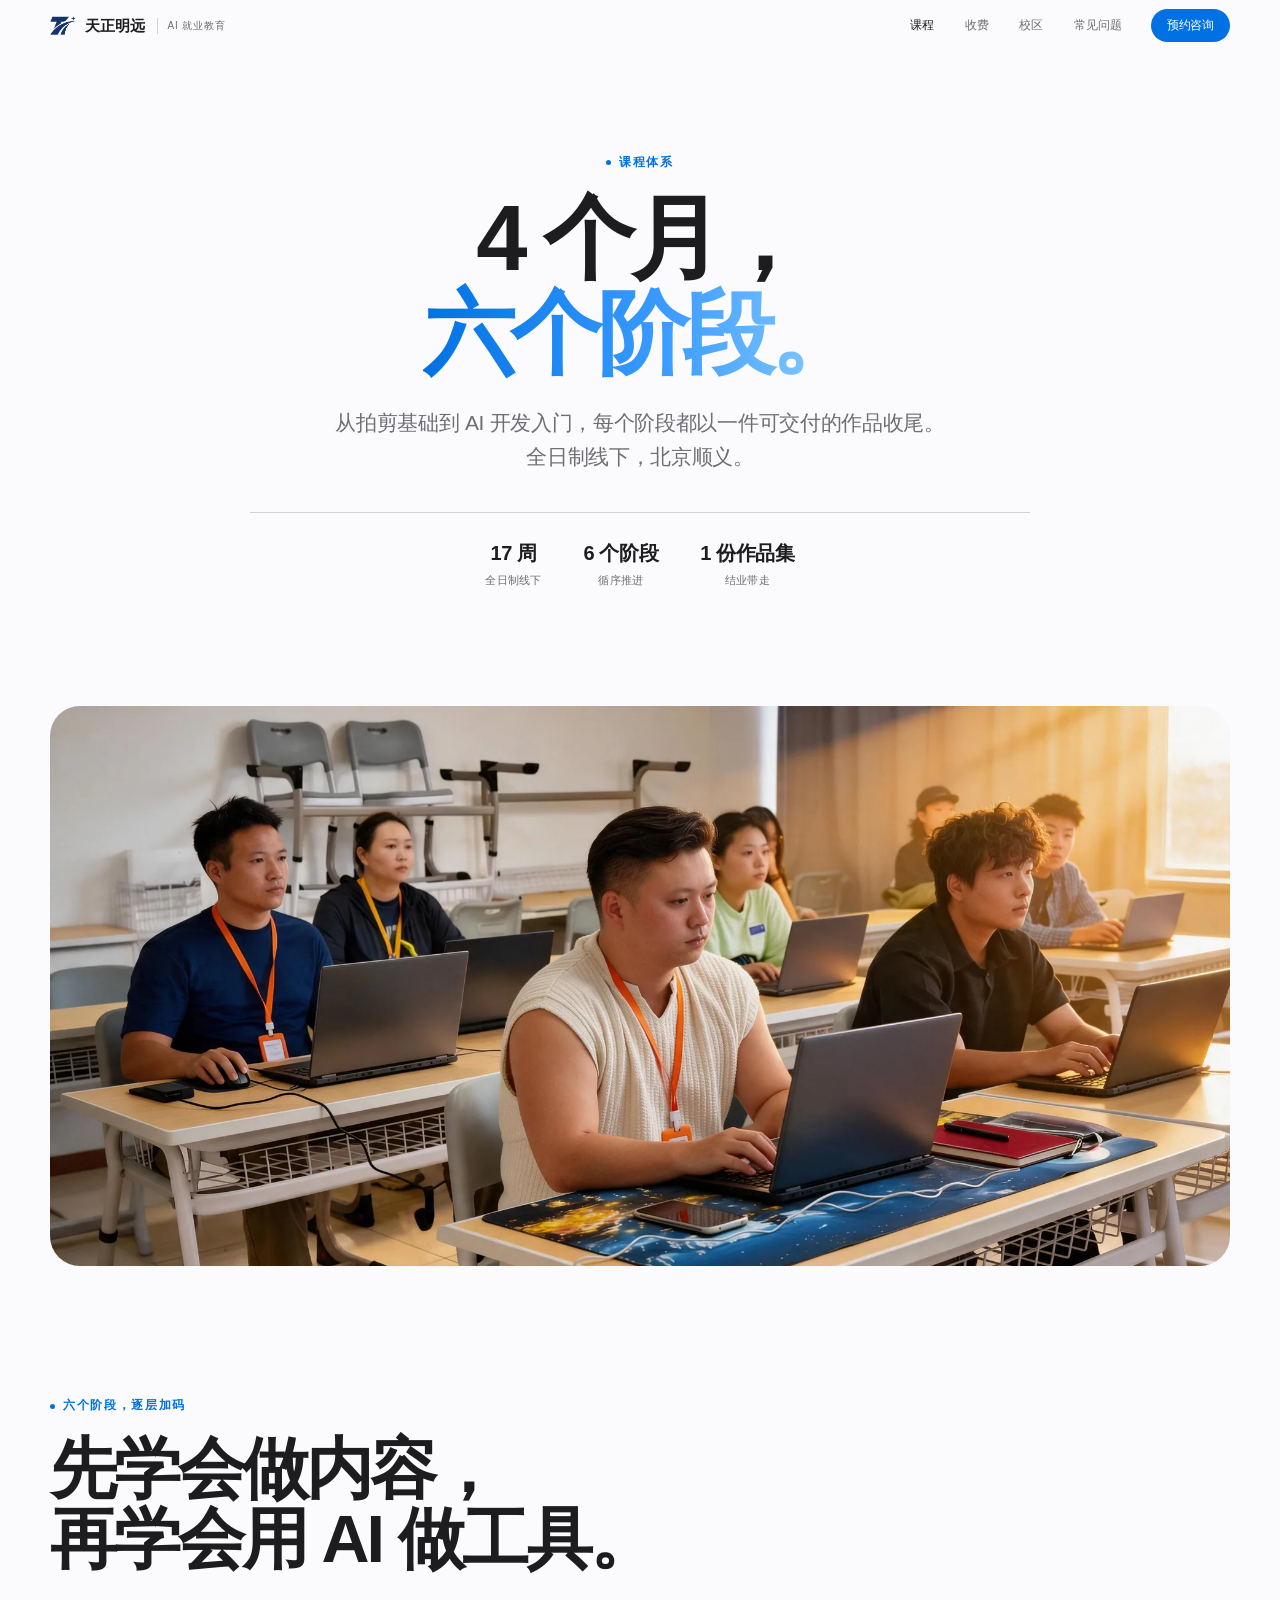
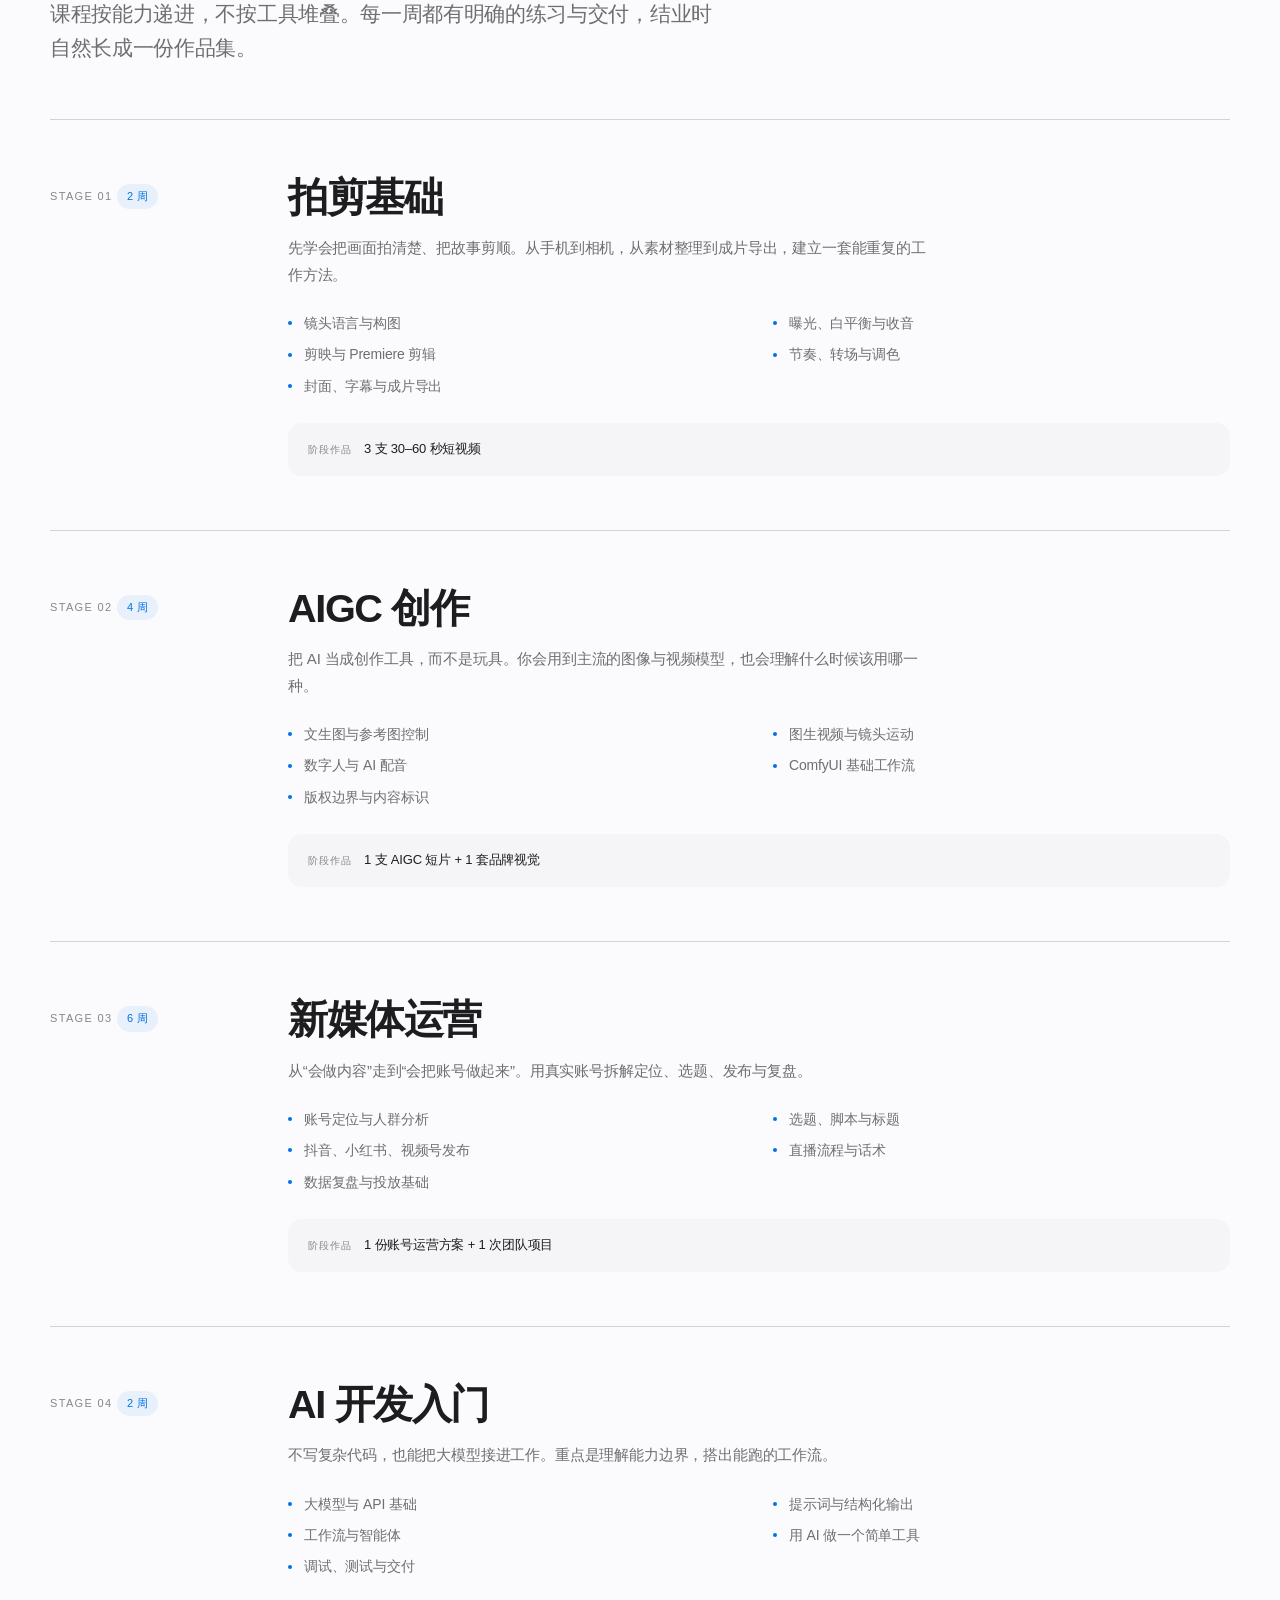
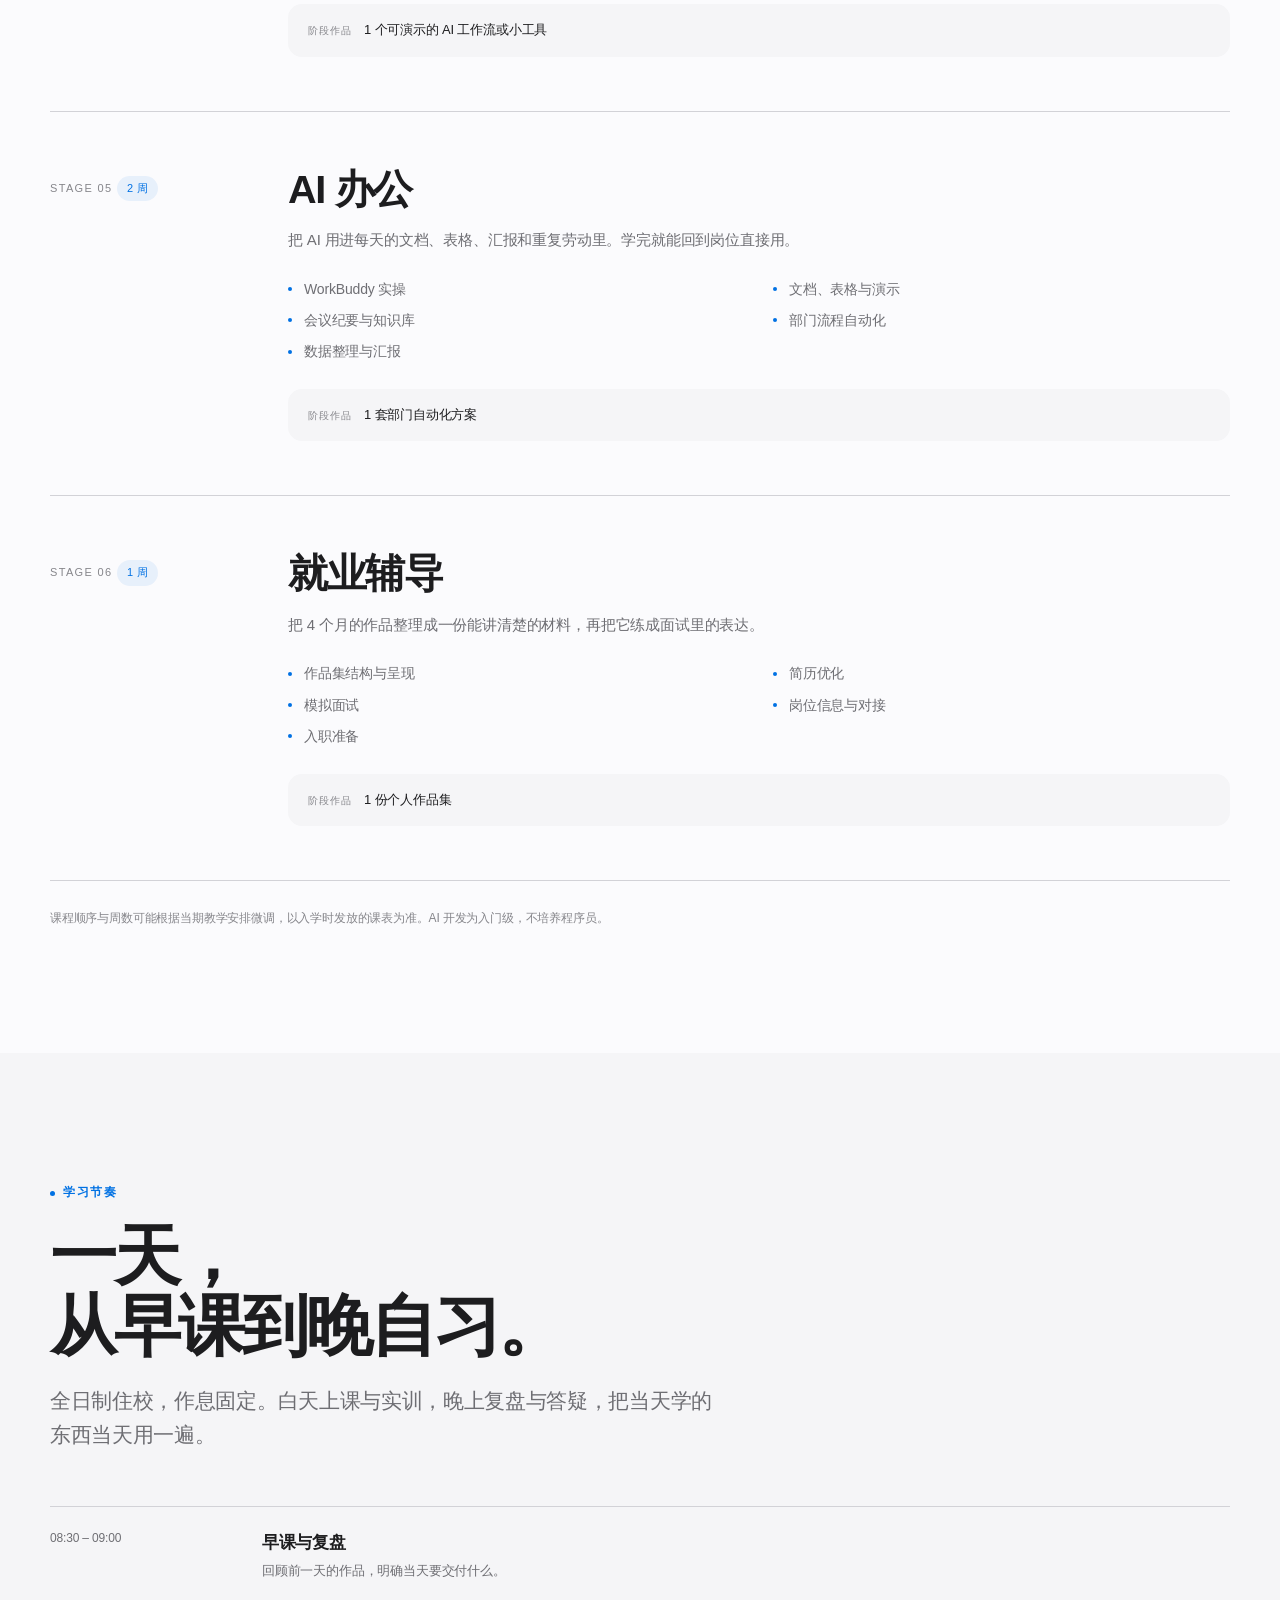
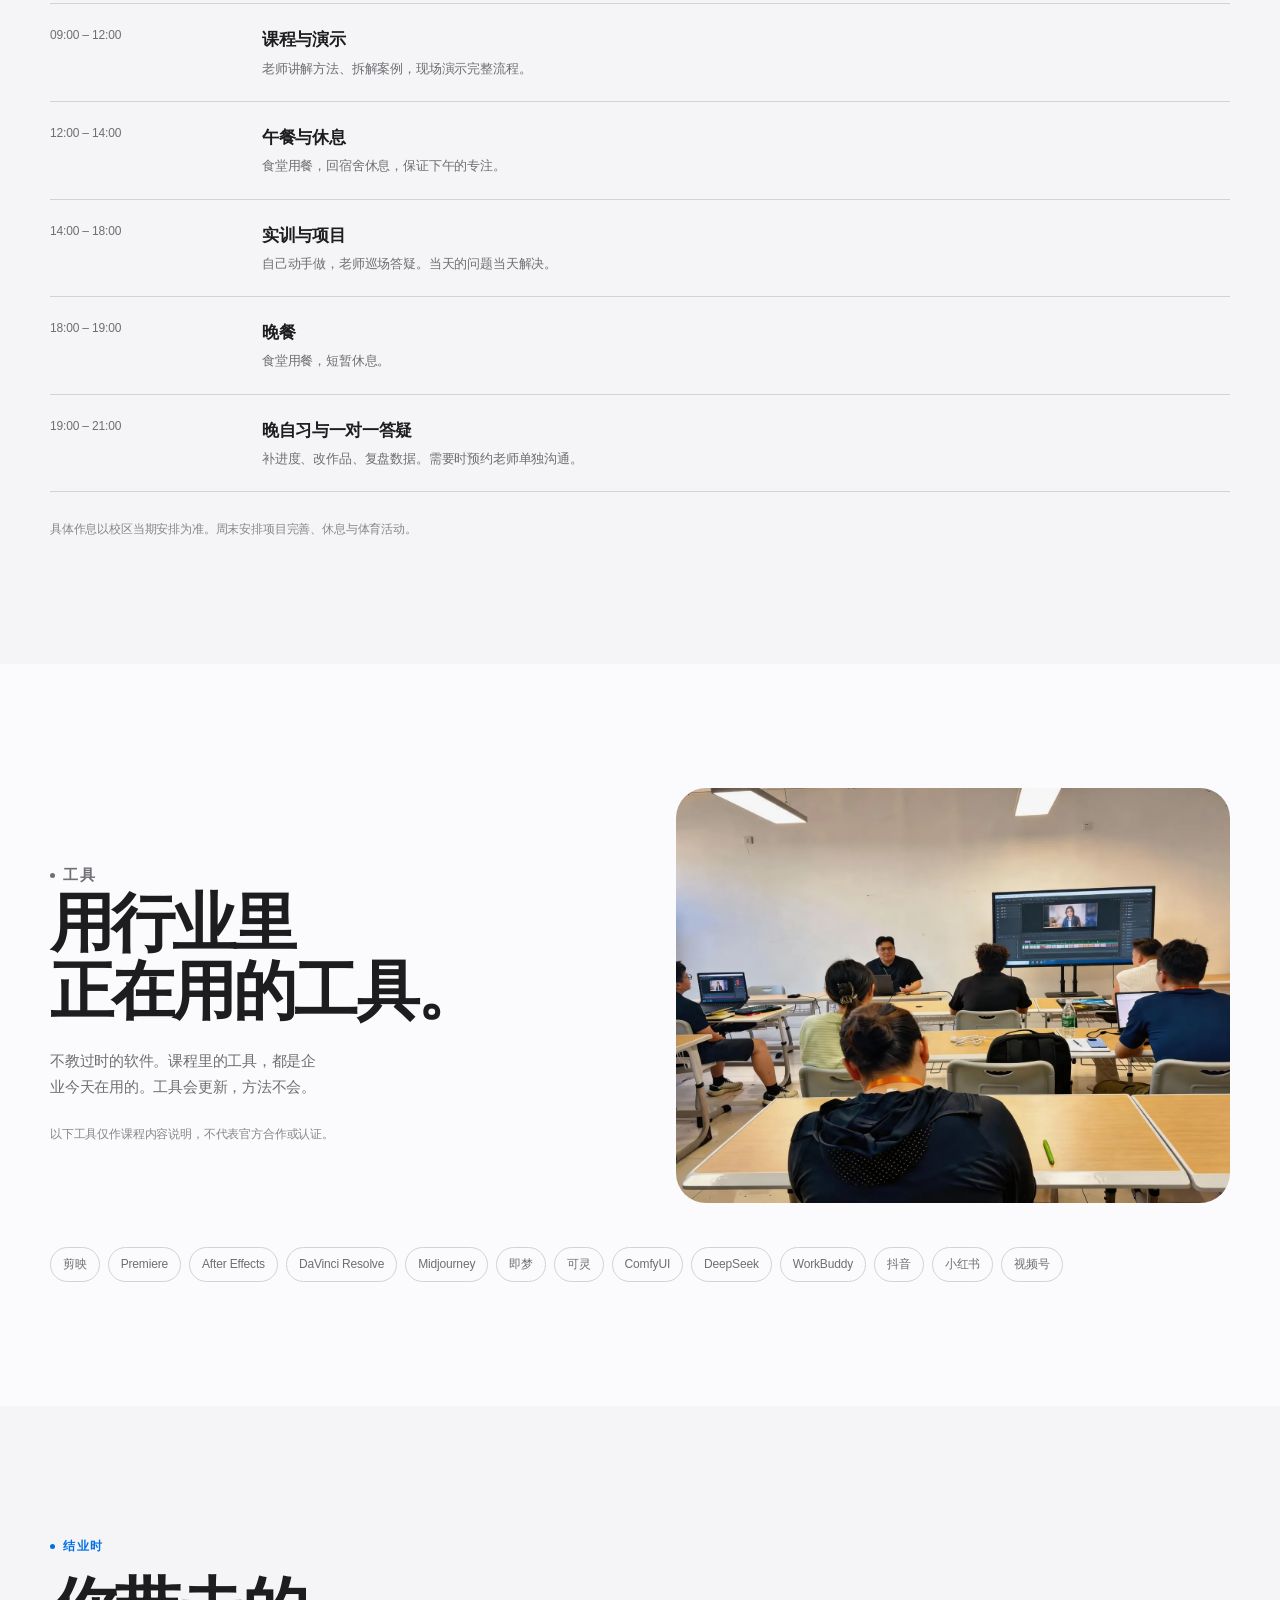
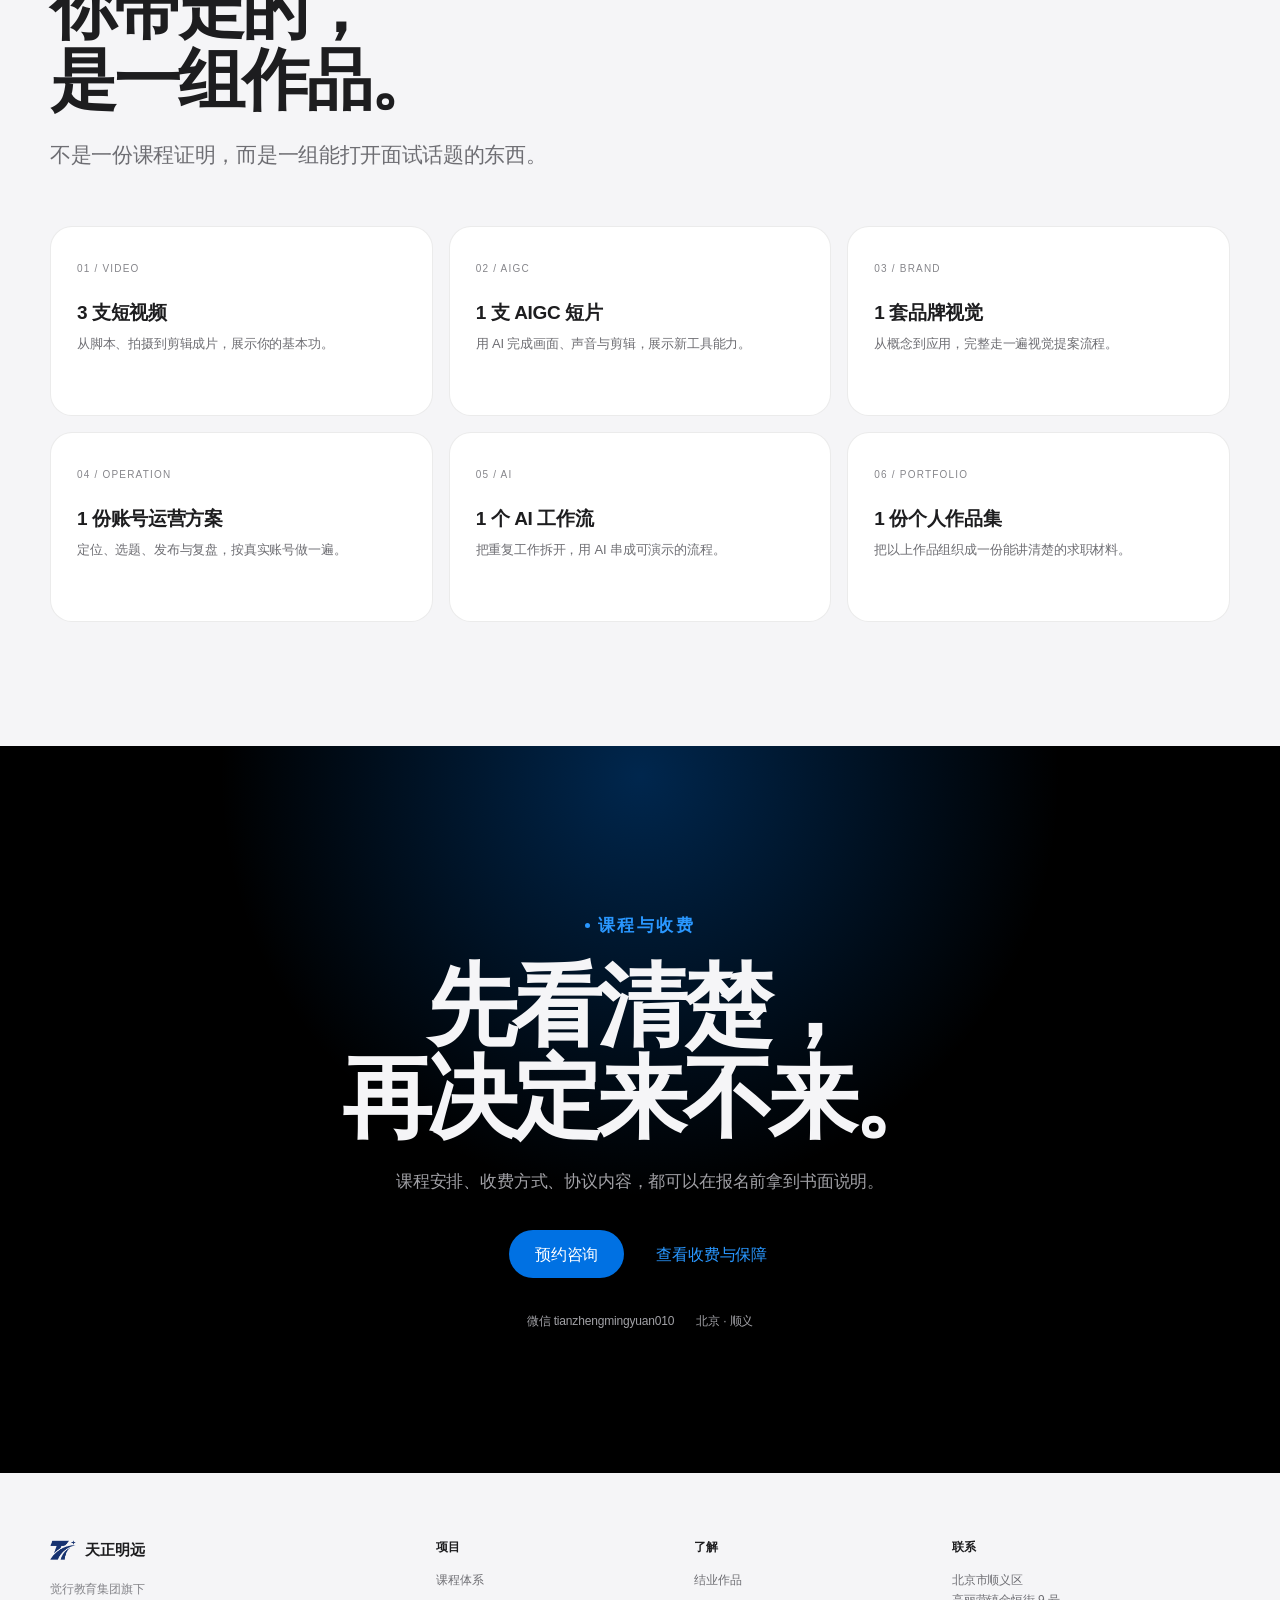
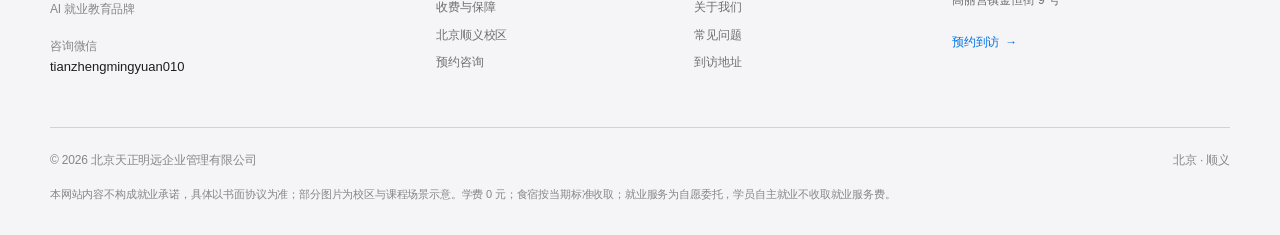
<file: curriculum.html>
<!doctype html>
<html lang="zh-CN">
<head>
  <meta charset="utf-8">
  <meta name="viewport" content="width=device-width, initial-scale=1, viewport-fit=cover">
  <title>课程体系｜4 个月，六个阶段 · 天正明远</title>
  <meta name="description" content="4 个月、17 周、六个阶段：拍剪基础、AIGC 创作、新媒体运营、AI 开发入门、AI 办公与就业辅导。每个阶段以一件可交付的作品收尾。">
  <meta name="theme-color" content="#fbfbfd">
  <meta name="format-detection" content="telephone=no">
  <link rel="icon" href="favicon.png" type="image/png">
  <link rel="apple-touch-icon" href="apple-touch-icon.png">
  <link rel="stylesheet" href="styles.css">
  <meta property="og:type" content="website">
  <meta property="og:locale" content="zh_CN">
  <meta property="og:site_name" content="天正明远">
  <meta property="og:title" content="课程体系｜4 个月，六个阶段 · 天正明远">
  <meta property="og:description" content="4 个月、17 周、六个阶段：拍剪基础、AIGC 创作、新媒体运营、AI 开发入门、AI 办公与就业辅导。每个阶段以一件可交付的作品收尾。">
  <meta property="og:image" content="https://623315.github.io/tianzhengmingyuan/assets/images/og-cover.jpg">
  <meta property="og:url" content="https://623315.github.io/tianzhengmingyuan/curriculum.html">
  <meta name="twitter:card" content="summary_large_image">
  <meta name="twitter:title" content="课程体系｜4 个月，六个阶段 · 天正明远">
  <meta name="twitter:description" content="4 个月、17 周、六个阶段：拍剪基础、AIGC 创作、新媒体运营、AI 开发入门、AI 办公与就业辅导。每个阶段以一件可交付的作品收尾。">
  <meta name="twitter:image" content="https://623315.github.io/tianzhengmingyuan/assets/images/og-cover.jpg">
  <link rel="canonical" href="https://623315.github.io/tianzhengmingyuan/curriculum.html">
  
  <script>document.documentElement.classList.add('js');</script>
</head>
<body class="page-courses">
  <a class="skip-link" href="#main">跳到主要内容</a>
    <svg class="svg-sprite" aria-hidden="true" focusable="false" xmlns="http://www.w3.org/2000/svg">
    <symbol id="i-arrow" viewBox="0 0 24 24" fill="none" stroke="currentColor" stroke-width="1.7" stroke-linecap="round" stroke-linejoin="round"><path d="M5 12h14M13 6l6 6-6 6"/></symbol>
    <symbol id="i-play" viewBox="0 0 24 24" fill="currentColor"><path d="M8 5v14l11-7z"/></symbol>
    <symbol id="i-check" viewBox="0 0 24 24" fill="none" stroke="currentColor" stroke-width="1.7" stroke-linecap="round" stroke-linejoin="round"><path d="M20 6 9 17l-5-5"/></symbol>
    <symbol id="i-chat" viewBox="0 0 24 24" fill="none" stroke="currentColor" stroke-width="1.6" stroke-linecap="round" stroke-linejoin="round"><path d="M21 11.5a8.4 8.4 0 0 1-9 8.4 9.9 9.9 0 0 1-4.2-.9L3 21l1.9-4.7A8.4 8.4 0 1 1 21 11.5z"/></symbol>
    <symbol id="i-pin" viewBox="0 0 24 24" fill="none" stroke="currentColor" stroke-width="1.6" stroke-linecap="round" stroke-linejoin="round"><path d="M20 10c0 6-8 12-8 12S4 16 4 10a8 8 0 1 1 16 0z"/><circle cx="12" cy="10" r="2.6"/></symbol>
    <symbol id="i-copy" viewBox="0 0 24 24" fill="none" stroke="currentColor" stroke-width="1.6" stroke-linecap="round" stroke-linejoin="round"><rect x="9" y="9" width="11" height="11" rx="2"/><path d="M5 15H4a1 1 0 0 1-1-1V4a1 1 0 0 1 1-1h10a1 1 0 0 1 1 1v1"/></symbol>
    <symbol id="i-chart" viewBox="0 0 24 24" fill="none" stroke="currentColor" stroke-width="1.6" stroke-linecap="round" stroke-linejoin="round"><path d="M4 20V10M10 20V4M16 20v-7M22 20H2"/></symbol>
    <symbol id="i-layers" viewBox="0 0 24 24" fill="none" stroke="currentColor" stroke-width="1.6" stroke-linecap="round" stroke-linejoin="round"><path d="m12 2 9 5-9 5-9-5 9-5z"/><path d="m3 12 9 5 9-5"/><path d="m3 17 9 5 9-5"/></symbol>
    <symbol id="i-flow" viewBox="0 0 24 24" fill="none" stroke="currentColor" stroke-width="1.6" stroke-linecap="round" stroke-linejoin="round"><rect x="3" y="3" width="6" height="6" rx="1.6"/><rect x="15" y="15" width="6" height="6" rx="1.6"/><path d="M9 6h5a4 4 0 0 1 4 4v5"/><path d="m15 12 3 3 3-3"/></symbol>
    <symbol id="i-book" viewBox="0 0 24 24" fill="none" stroke="currentColor" stroke-width="1.6" stroke-linecap="round" stroke-linejoin="round"><path d="M4 19.5A2.5 2.5 0 0 1 6.5 17H20"/><path d="M6.5 2H20v20H6.5A2.5 2.5 0 0 1 4 19.5v-15A2.5 2.5 0 0 1 6.5 2z"/></symbol>
    <symbol id="i-spark" viewBox="0 0 24 24" fill="none" stroke="currentColor" stroke-width="1.6" stroke-linecap="round" stroke-linejoin="round"><path d="M12 2.5 13.7 9l6.5 1.7-6.5 1.7L12 19l-1.7-6.6L3.8 10.7 10.3 9 12 2.5z"/><path d="M19 16v4M17 18h4"/></symbol>
    <symbol id="i-shield" viewBox="0 0 24 24" fill="none" stroke="currentColor" stroke-width="1.6" stroke-linecap="round" stroke-linejoin="round"><path d="M12 22s8-4 8-10V5l-8-3-8 3v7c0 6 8 10 8 10z"/><path d="m9 12 2 2 4-4"/></symbol>
    <symbol id="i-lock" viewBox="0 0 24 24" fill="none" stroke="currentColor" stroke-width="1.6" stroke-linecap="round" stroke-linejoin="round"><rect x="3" y="11" width="18" height="11" rx="2"/><path d="M7 11V7a5 5 0 0 1 10 0v4"/></symbol>
    <symbol id="i-doc" viewBox="0 0 24 24" fill="none" stroke="currentColor" stroke-width="1.6" stroke-linecap="round" stroke-linejoin="round"><path d="M14 2H6a2 2 0 0 0-2 2v16a2 2 0 0 0 2 2h12a2 2 0 0 0 2-2V8z"/><path d="M14 2v6h6M8 13h8M8 17h5"/></symbol>
    <symbol id="i-clock" viewBox="0 0 24 24" fill="none" stroke="currentColor" stroke-width="1.6" stroke-linecap="round" stroke-linejoin="round"><circle cx="12" cy="12" r="9"/><path d="M12 7v5l3 2"/></symbol>
    <symbol id="i-compass" viewBox="0 0 24 24" fill="none" stroke="currentColor" stroke-width="1.6" stroke-linecap="round" stroke-linejoin="round"><circle cx="12" cy="12" r="9"/><path d="m15.5 8.5-2 5-5 2 2-5 5-2z"/></symbol>
  </svg>

  <header class="site-nav" id="siteNav">
    <div class="nav-inner">
      <a class="brand" href="index.html" aria-label="天正明远首页">
        <img src="assets/logo-navy.png" alt="" width="26" height="20">
        <span class="brand-text">天正明远</span>
        <span class="brand-sub">AI 就业教育</span>
      </a>
      <nav class="nav-links" aria-label="主导航">
        <a class="nav-link is-active" href="curriculum.html">课程</a>
        <a class="nav-link " href="tuition.html">收费</a>
        <a class="nav-link " href="campus.html">校区</a>
        <a class="nav-link" href="index.html#faq">常见问题</a>
      </nav>
      <a class="nav-cta" href="apply.html">预约咨询</a>
      <button class="menu-btn" id="menuBtn" type="button" aria-label="打开菜单" aria-controls="mobileMenu" aria-expanded="false">
        <span></span><span></span>
      </button>
    </div>
  </header>

  <div class="mobile-menu" id="mobileMenu" aria-hidden="true">
    <nav class="mobile-nav" aria-label="移动端导航">
      <a class="m-link" href="index.html">首页 <span>01</span></a>
      <a class="m-link" href="curriculum.html">课程体系 <span>02</span></a>
      <a class="m-link" href="tuition.html">收费与保障 <span>03</span></a>
      <a class="m-link" href="campus.html">北京顺义校区 <span>04</span></a>
      <a class="m-link" href="apply.html">预约咨询 <span>05</span></a>
    </nav>
    <div class="m-contact">
      <p>咨询微信</p>
      <button class="m-wechat copy-wechat" type="button" data-wechat="tianzhengmingyuan010">tianzhengmingyuan010 <span>复制</span></button>
      <p class="m-address">北京市顺义区高丽营镇金恒街 9 号</p>
    </div>
  </div>

  <main id="main">
    <!-- ============ Page hero ============ -->
    <section class="page-hero">
      <div class="container">
        <p class="kicker">课程体系</p>
        <h1>4 个月，<br><span class="grad">六个阶段。</span></h1>
        <p class="lede">从拍剪基础到 AI 开发入门，每个阶段都以一件可交付的作品收尾。<br>全日制线下，北京顺义。</p>
        <div class="page-meta">
          <div><strong>17 周</strong>全日制线下</div>
          <div><strong>6 个阶段</strong>循序推进</div>
          <div><strong>1 份作品集</strong>结业带走</div>
        </div>
      </div>
    </section>

    <div class="container">
      <div class="page-visual">
        <img src="assets/images/hero-classroom.webp" width="1440" height="810" alt="天正明远的教室，学生正在听老师讲解课程" fetchpriority="high">
      </div>
    </div>

    <!-- ============ Timeline ============ -->
    <section class="section" id="stages">
      <div class="container">
        <div class="section-head">
          <p class="kicker">六个阶段，逐层加码</p>
          <h2>先学会做内容，<br>再学会用 AI 做工具。</h2>
          <p class="lede">课程按能力递进，不按工具堆叠。每一周都有明确的练习与交付，结业时自然长成一份作品集。</p>
        </div>

        <div class="timeline">
          <article class="stage">
            <div class="stage-side">
              <span class="stage-num">STAGE 01</span>
              <span class="stage-weeks">2 周</span>
            </div>
            <div class="stage-main">
              <h3>拍剪基础</h3>
              <p>先学会把画面拍清楚、把故事剪顺。从手机到相机，从素材整理到成片导出，建立一套能重复的工作方法。</p>
              <ul class="stage-list">
                <li>镜头语言与构图</li>
                <li>曝光、白平衡与收音</li>
                <li>剪映与 Premiere 剪辑</li>
                <li>节奏、转场与调色</li>
                <li>封面、字幕与成片导出</li>
              </ul>
              <div class="stage-output"><span>阶段作品</span><strong>3 支 30–60 秒短视频</strong></div>
            </div>
          </article>

          <article class="stage">
            <div class="stage-side">
              <span class="stage-num">STAGE 02</span>
              <span class="stage-weeks">4 周</span>
            </div>
            <div class="stage-main">
              <h3>AIGC 创作</h3>
              <p>把 AI 当成创作工具，而不是玩具。你会用到主流的图像与视频模型，也会理解什么时候该用哪一种。</p>
              <ul class="stage-list">
                <li>文生图与参考图控制</li>
                <li>图生视频与镜头运动</li>
                <li>数字人与 AI 配音</li>
                <li>ComfyUI 基础工作流</li>
                <li>版权边界与内容标识</li>
              </ul>
              <div class="stage-output"><span>阶段作品</span><strong>1 支 AIGC 短片 + 1 套品牌视觉</strong></div>
            </div>
          </article>

          <article class="stage">
            <div class="stage-side">
              <span class="stage-num">STAGE 03</span>
              <span class="stage-weeks">6 周</span>
            </div>
            <div class="stage-main">
              <h3>新媒体运营</h3>
              <p>从“会做内容”走到“会把账号做起来”。用真实账号拆解定位、选题、发布与复盘。</p>
              <ul class="stage-list">
                <li>账号定位与人群分析</li>
                <li>选题、脚本与标题</li>
                <li>抖音、小红书、视频号发布</li>
                <li>直播流程与话术</li>
                <li>数据复盘与投放基础</li>
              </ul>
              <div class="stage-output"><span>阶段作品</span><strong>1 份账号运营方案 + 1 次团队项目</strong></div>
            </div>
          </article>

          <article class="stage">
            <div class="stage-side">
              <span class="stage-num">STAGE 04</span>
              <span class="stage-weeks">2 周</span>
            </div>
            <div class="stage-main">
              <h3>AI 开发入门</h3>
              <p>不写复杂代码，也能把大模型接进工作。重点是理解能力边界，搭出能跑的工作流。</p>
              <ul class="stage-list">
                <li>大模型与 API 基础</li>
                <li>提示词与结构化输出</li>
                <li>工作流与智能体</li>
                <li>用 AI 做一个简单工具</li>
                <li>调试、测试与交付</li>
              </ul>
              <div class="stage-output"><span>阶段作品</span><strong>1 个可演示的 AI 工作流或小工具</strong></div>
            </div>
          </article>

          <article class="stage">
            <div class="stage-side">
              <span class="stage-num">STAGE 05</span>
              <span class="stage-weeks">2 周</span>
            </div>
            <div class="stage-main">
              <h3>AI 办公</h3>
              <p>把 AI 用进每天的文档、表格、汇报和重复劳动里。学完就能回到岗位直接用。</p>
              <ul class="stage-list">
                <li>WorkBuddy 实操</li>
                <li>文档、表格与演示</li>
                <li>会议纪要与知识库</li>
                <li>部门流程自动化</li>
                <li>数据整理与汇报</li>
              </ul>
              <div class="stage-output"><span>阶段作品</span><strong>1 套部门自动化方案</strong></div>
            </div>
          </article>

          <article class="stage">
            <div class="stage-side">
              <span class="stage-num">STAGE 06</span>
              <span class="stage-weeks">1 周</span>
            </div>
            <div class="stage-main">
              <h3>就业辅导</h3>
              <p>把 4 个月的作品整理成一份能讲清楚的材料，再把它练成面试里的表达。</p>
              <ul class="stage-list">
                <li>作品集结构与呈现</li>
                <li>简历优化</li>
                <li>模拟面试</li>
                <li>岗位信息与对接</li>
                <li>入职准备</li>
              </ul>
              <div class="stage-output"><span>阶段作品</span><strong>1 份个人作品集</strong></div>
            </div>
          </article>
        </div>
        <p class="persona-note">课程顺序与周数可能根据当期教学安排微调，以入学时发放的课表为准。AI 开发为入门级，不培养程序员。</p>
      </div>
    </section>

    <!-- ============ Day rhythm ============ -->
    <section class="section section-alt" id="rhythm">
      <div class="container">
        <div class="section-head">
          <p class="kicker">学习节奏</p>
          <h2>一天，<br>从早课到晚自习。</h2>
          <p class="lede">全日制住校，作息固定。白天上课与实训，晚上复盘与答疑，把当天学的东西当天用一遍。</p>
        </div>
        <div>
          <div class="day-schedule">
            <div class="day-time">08:30 – 09:00</div>
            <div class="day-body"><h3>早课与复盘</h3><p>回顾前一天的作品，明确当天要交付什么。</p></div>
          </div>
          <div class="day-schedule">
            <div class="day-time">09:00 – 12:00</div>
            <div class="day-body"><h3>课程与演示</h3><p>老师讲解方法、拆解案例，现场演示完整流程。</p></div>
          </div>
          <div class="day-schedule">
            <div class="day-time">12:00 – 14:00</div>
            <div class="day-body"><h3>午餐与休息</h3><p>食堂用餐，回宿舍休息，保证下午的专注。</p></div>
          </div>
          <div class="day-schedule">
            <div class="day-time">14:00 – 18:00</div>
            <div class="day-body"><h3>实训与项目</h3><p>自己动手做，老师巡场答疑。当天的问题当天解决。</p></div>
          </div>
          <div class="day-schedule">
            <div class="day-time">18:00 – 19:00</div>
            <div class="day-body"><h3>晚餐</h3><p>食堂用餐，短暂休息。</p></div>
          </div>
          <div class="day-schedule">
            <div class="day-time">19:00 – 21:00</div>
            <div class="day-body"><h3>晚自习与一对一答疑</h3><p>补进度、改作品、复盘数据。需要时预约老师单独沟通。</p></div>
          </div>
        </div>
        <p class="persona-note">具体作息以校区当期安排为准。周末安排项目完善、休息与体育活动。</p>
      </div>
    </section>

    <!-- ============ Tools ============ -->
    <section class="section" id="tools">
      <div class="container">
        <div class="split">
          <div class="split-copy">
            <p class="kicker">工具</p>
            <h2>用行业里<br>正在用的工具。</h2>
            <p class="lede">不教过时的软件。课程里的工具，都是企业今天在用的。工具会更新，方法不会。</p>
            <p class="persona-note">以下工具仅作课程内容说明，不代表官方合作或认证。</p>
          </div>
          <div class="split-media" style="aspect-ratio: 4 / 3;">
            <img src="assets/images/lab.webp" width="1920" height="1080" alt="天正明远的机房，学生正在电脑前实操" loading="lazy" decoding="async">
          </div>
        </div>
        <div class="tools" style="margin-top: 44px;">
          <span class="tool">剪映</span><span class="tool">Premiere</span><span class="tool">After Effects</span><span class="tool">DaVinci Resolve</span>
          <span class="tool">Midjourney</span><span class="tool">即梦</span><span class="tool">可灵</span><span class="tool">ComfyUI</span>
          <span class="tool">DeepSeek</span><span class="tool">WorkBuddy</span><span class="tool">抖音</span><span class="tool">小红书</span><span class="tool">视频号</span>
        </div>
      </div>
    </section>

    <!-- ============ Deliverables ============ -->
    <section class="section section-alt" id="deliverables">
      <div class="container">
        <div class="section-head">
          <p class="kicker">结业时</p>
          <h2>你带走的，<br>是一组作品。</h2>
          <p class="lede">不是一份课程证明，而是一组能打开面试话题的东西。</p>
        </div>
        <div class="deliverable-grid">
          <div class="deliverable"><span>01 / VIDEO</span><h3>3 支短视频</h3><p>从脚本、拍摄到剪辑成片，展示你的基本功。</p></div>
          <div class="deliverable"><span>02 / AIGC</span><h3>1 支 AIGC 短片</h3><p>用 AI 完成画面、声音与剪辑，展示新工具能力。</p></div>
          <div class="deliverable"><span>03 / BRAND</span><h3>1 套品牌视觉</h3><p>从概念到应用，完整走一遍视觉提案流程。</p></div>
          <div class="deliverable"><span>04 / OPERATION</span><h3>1 份账号运营方案</h3><p>定位、选题、发布与复盘，按真实账号做一遍。</p></div>
          <div class="deliverable"><span>05 / AI</span><h3>1 个 AI 工作流</h3><p>把重复工作拆开，用 AI 串成可演示的流程。</p></div>
          <div class="deliverable"><span>06 / PORTFOLIO</span><h3>1 份个人作品集</h3><p>把以上作品组织成一份能讲清楚的求职材料。</p></div>
        </div>
      </div>
    </section>

    <!-- ============ Final CTA ============ -->
    <section class="cta-final">
      <div class="container">
        <p class="kicker">课程与收费</p>
        <h2>先看清楚，<br>再决定来不来。</h2>
        <p>课程安排、收费方式、协议内容，都可以在报名前拿到书面说明。</p>
        <div class="cta-actions">
          <a class="btn btn-primary" href="apply.html">预约咨询</a>
          <a class="btn btn-secondary" href="tuition.html">查看收费与保障</a>
        </div>
        <div class="cta-contact">
          <span>微信 tianzhengmingyuan010</span>
          <span>北京 · 顺义</span>
        </div>
      </div>
    </section>

  </main>
    <footer class="site-footer">
    <div class="container">
      <div class="footer-grid">
        <div class="footer-brand">
          <a class="brand" href="index.html" aria-label="天正明远首页">
            <img src="assets/logo-navy.png" alt="" width="26" height="20">
            <span class="brand-text">天正明远</span>
          </a>
          <p>觉行教育集团旗下<br>AI 就业教育品牌</p>
          <p class="footer-wechat">咨询微信<br><button class="copy-wechat text-btn" type="button" data-wechat="tianzhengmingyuan010">tianzhengmingyuan010</button></p>
        </div>
        <div class="footer-col">
          <h4>项目</h4>
          <a href="curriculum.html">课程体系</a>
          <a href="tuition.html">收费与保障</a>
          <a href="campus.html">北京顺义校区</a>
          <a href="apply.html">预约咨询</a>
        </div>
        <div class="footer-col">
          <h4>了解</h4>
          <a href="index.html#outcomes">结业作品</a>
          <a href="index.html#proof">关于我们</a>
          <a href="index.html#faq">常见问题</a>
          <a href="campus.html#visit">到访地址</a>
        </div>
        <div class="footer-col footer-contact">
          <h4>联系</h4>
          <p>北京市顺义区<br>高丽营镇金恒街 9 号</p>
          <a class="footer-arrow" href="apply.html">预约到访 <span>→</span></a>
        </div>
      </div>
      <div class="footer-bottom">
        <span>© 2026 北京天正明远企业管理有限公司</span>
        <span>北京 · 顺义</span>
      </div>
      <p class="footer-legal">本网站内容不构成就业承诺，具体以书面协议为准；部分图片为校区与课程场景示意。学费 0 元；食宿按当期标准收取；就业服务为自愿委托，学员自主就业不收取就业服务费。</p>
    </div>
  </footer>

  <div class="toast" id="toast" role="status" aria-live="polite"></div>
  <script src="main.js" defer></script>
</body>
</html>
</file>
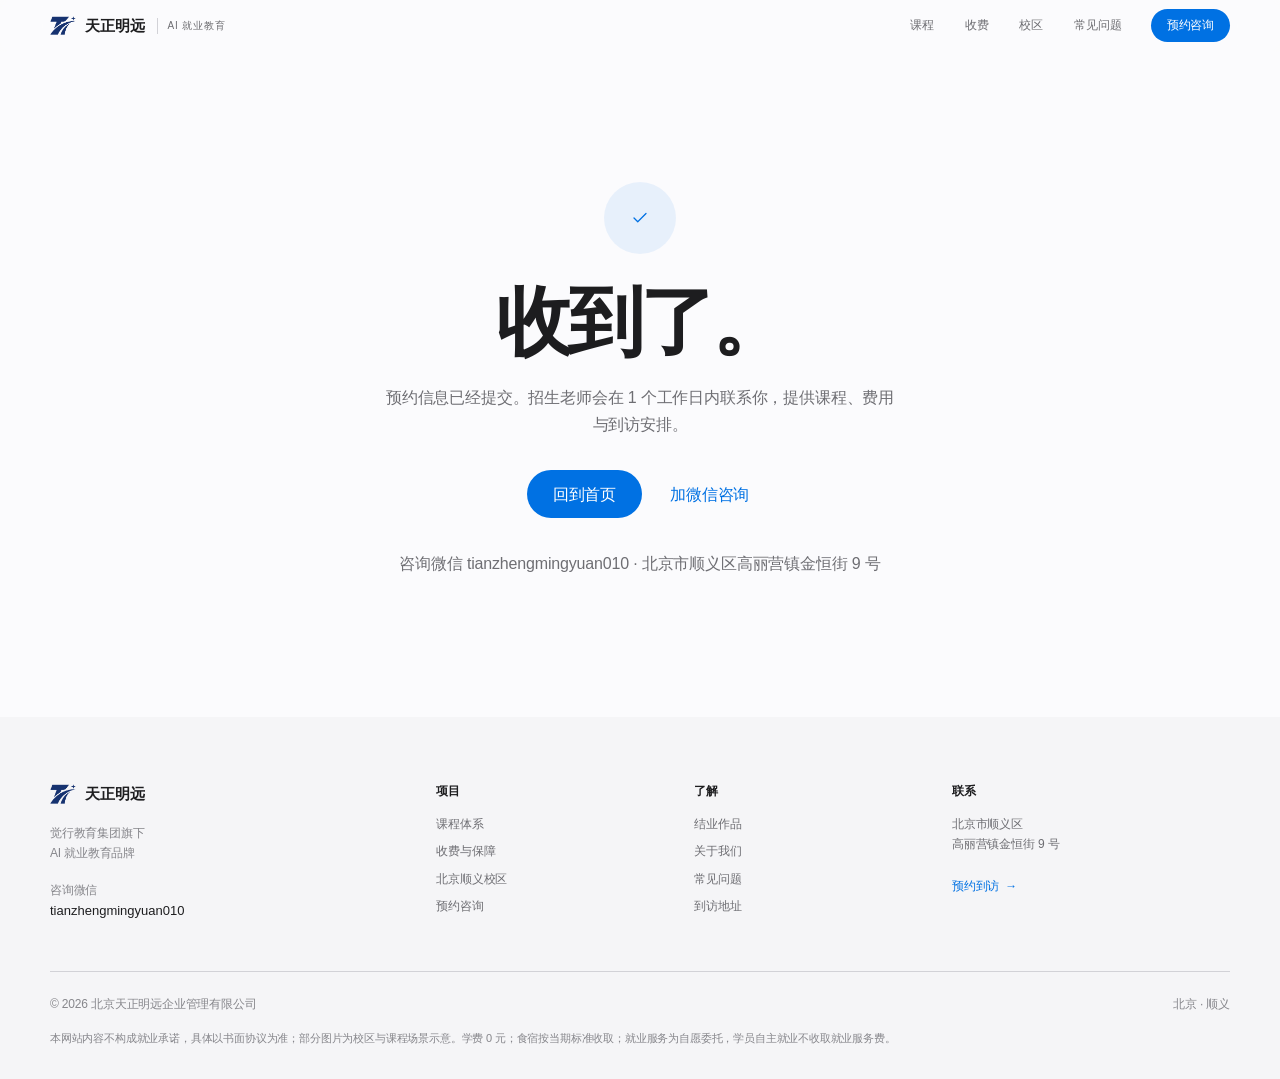
<file: thanks.html>
<!doctype html>
<html lang="zh-CN">
<head>
  <meta charset="utf-8">
  <meta name="viewport" content="width=device-width, initial-scale=1, viewport-fit=cover">
  <title>提交成功｜天正明远</title>
  <meta name="description" content="预约信息已提交，招生老师会在 1 个工作日内与你联系。">
  <meta name="theme-color" content="#fbfbfd">
  <meta name="format-detection" content="telephone=no">
  <link rel="icon" href="favicon.png" type="image/png">
  <link rel="apple-touch-icon" href="apple-touch-icon.png">
  <link rel="stylesheet" href="styles.css">
  <meta property="og:type" content="website">
  <meta property="og:locale" content="zh_CN">
  <meta property="og:site_name" content="天正明远">
  <meta property="og:title" content="提交成功｜天正明远">
  <meta property="og:description" content="预约信息已提交，招生老师会在 1 个工作日内与你联系。">
  <meta property="og:image" content="https://623315.github.io/tianzhengmingyuan/assets/images/og-cover.jpg">
  <meta property="og:url" content="https://623315.github.io/tianzhengmingyuan/thanks.html">
  <meta name="twitter:card" content="summary_large_image">
  <meta name="twitter:title" content="提交成功｜天正明远">
  <meta name="twitter:description" content="预约信息已提交，招生老师会在 1 个工作日内与你联系。">
  <meta name="twitter:image" content="https://623315.github.io/tianzhengmingyuan/assets/images/og-cover.jpg">
  
  <meta name="robots" content="noindex,follow">
  <script>document.documentElement.classList.add('js');</script>
</head>
<body class="page-thanks">
  <a class="skip-link" href="#main">跳到主要内容</a>
    <svg class="svg-sprite" aria-hidden="true" focusable="false" xmlns="http://www.w3.org/2000/svg">
    <symbol id="i-arrow" viewBox="0 0 24 24" fill="none" stroke="currentColor" stroke-width="1.7" stroke-linecap="round" stroke-linejoin="round"><path d="M5 12h14M13 6l6 6-6 6"/></symbol>
    <symbol id="i-play" viewBox="0 0 24 24" fill="currentColor"><path d="M8 5v14l11-7z"/></symbol>
    <symbol id="i-check" viewBox="0 0 24 24" fill="none" stroke="currentColor" stroke-width="1.7" stroke-linecap="round" stroke-linejoin="round"><path d="M20 6 9 17l-5-5"/></symbol>
    <symbol id="i-chat" viewBox="0 0 24 24" fill="none" stroke="currentColor" stroke-width="1.6" stroke-linecap="round" stroke-linejoin="round"><path d="M21 11.5a8.4 8.4 0 0 1-9 8.4 9.9 9.9 0 0 1-4.2-.9L3 21l1.9-4.7A8.4 8.4 0 1 1 21 11.5z"/></symbol>
    <symbol id="i-pin" viewBox="0 0 24 24" fill="none" stroke="currentColor" stroke-width="1.6" stroke-linecap="round" stroke-linejoin="round"><path d="M20 10c0 6-8 12-8 12S4 16 4 10a8 8 0 1 1 16 0z"/><circle cx="12" cy="10" r="2.6"/></symbol>
    <symbol id="i-copy" viewBox="0 0 24 24" fill="none" stroke="currentColor" stroke-width="1.6" stroke-linecap="round" stroke-linejoin="round"><rect x="9" y="9" width="11" height="11" rx="2"/><path d="M5 15H4a1 1 0 0 1-1-1V4a1 1 0 0 1 1-1h10a1 1 0 0 1 1 1v1"/></symbol>
    <symbol id="i-chart" viewBox="0 0 24 24" fill="none" stroke="currentColor" stroke-width="1.6" stroke-linecap="round" stroke-linejoin="round"><path d="M4 20V10M10 20V4M16 20v-7M22 20H2"/></symbol>
    <symbol id="i-layers" viewBox="0 0 24 24" fill="none" stroke="currentColor" stroke-width="1.6" stroke-linecap="round" stroke-linejoin="round"><path d="m12 2 9 5-9 5-9-5 9-5z"/><path d="m3 12 9 5 9-5"/><path d="m3 17 9 5 9-5"/></symbol>
    <symbol id="i-flow" viewBox="0 0 24 24" fill="none" stroke="currentColor" stroke-width="1.6" stroke-linecap="round" stroke-linejoin="round"><rect x="3" y="3" width="6" height="6" rx="1.6"/><rect x="15" y="15" width="6" height="6" rx="1.6"/><path d="M9 6h5a4 4 0 0 1 4 4v5"/><path d="m15 12 3 3 3-3"/></symbol>
    <symbol id="i-book" viewBox="0 0 24 24" fill="none" stroke="currentColor" stroke-width="1.6" stroke-linecap="round" stroke-linejoin="round"><path d="M4 19.5A2.5 2.5 0 0 1 6.5 17H20"/><path d="M6.5 2H20v20H6.5A2.5 2.5 0 0 1 4 19.5v-15A2.5 2.5 0 0 1 6.5 2z"/></symbol>
    <symbol id="i-spark" viewBox="0 0 24 24" fill="none" stroke="currentColor" stroke-width="1.6" stroke-linecap="round" stroke-linejoin="round"><path d="M12 2.5 13.7 9l6.5 1.7-6.5 1.7L12 19l-1.7-6.6L3.8 10.7 10.3 9 12 2.5z"/><path d="M19 16v4M17 18h4"/></symbol>
    <symbol id="i-shield" viewBox="0 0 24 24" fill="none" stroke="currentColor" stroke-width="1.6" stroke-linecap="round" stroke-linejoin="round"><path d="M12 22s8-4 8-10V5l-8-3-8 3v7c0 6 8 10 8 10z"/><path d="m9 12 2 2 4-4"/></symbol>
    <symbol id="i-lock" viewBox="0 0 24 24" fill="none" stroke="currentColor" stroke-width="1.6" stroke-linecap="round" stroke-linejoin="round"><rect x="3" y="11" width="18" height="11" rx="2"/><path d="M7 11V7a5 5 0 0 1 10 0v4"/></symbol>
    <symbol id="i-doc" viewBox="0 0 24 24" fill="none" stroke="currentColor" stroke-width="1.6" stroke-linecap="round" stroke-linejoin="round"><path d="M14 2H6a2 2 0 0 0-2 2v16a2 2 0 0 0 2 2h12a2 2 0 0 0 2-2V8z"/><path d="M14 2v6h6M8 13h8M8 17h5"/></symbol>
    <symbol id="i-clock" viewBox="0 0 24 24" fill="none" stroke="currentColor" stroke-width="1.6" stroke-linecap="round" stroke-linejoin="round"><circle cx="12" cy="12" r="9"/><path d="M12 7v5l3 2"/></symbol>
    <symbol id="i-compass" viewBox="0 0 24 24" fill="none" stroke="currentColor" stroke-width="1.6" stroke-linecap="round" stroke-linejoin="round"><circle cx="12" cy="12" r="9"/><path d="m15.5 8.5-2 5-5 2 2-5 5-2z"/></symbol>
  </svg>

  <header class="site-nav" id="siteNav">
    <div class="nav-inner">
      <a class="brand" href="index.html" aria-label="天正明远首页">
        <img src="assets/logo-navy.png" alt="" width="26" height="20">
        <span class="brand-text">天正明远</span>
        <span class="brand-sub">AI 就业教育</span>
      </a>
      <nav class="nav-links" aria-label="主导航">
        <a class="nav-link " href="curriculum.html">课程</a>
        <a class="nav-link " href="tuition.html">收费</a>
        <a class="nav-link " href="campus.html">校区</a>
        <a class="nav-link" href="index.html#faq">常见问题</a>
      </nav>
      <a class="nav-cta" href="apply.html">预约咨询</a>
      <button class="menu-btn" id="menuBtn" type="button" aria-label="打开菜单" aria-controls="mobileMenu" aria-expanded="false">
        <span></span><span></span>
      </button>
    </div>
  </header>

  <div class="mobile-menu" id="mobileMenu" aria-hidden="true">
    <nav class="mobile-nav" aria-label="移动端导航">
      <a class="m-link" href="index.html">首页 <span>01</span></a>
      <a class="m-link" href="curriculum.html">课程体系 <span>02</span></a>
      <a class="m-link" href="tuition.html">收费与保障 <span>03</span></a>
      <a class="m-link" href="campus.html">北京顺义校区 <span>04</span></a>
      <a class="m-link" href="apply.html">预约咨询 <span>05</span></a>
    </nav>
    <div class="m-contact">
      <p>咨询微信</p>
      <button class="m-wechat copy-wechat" type="button" data-wechat="tianzhengmingyuan010">tianzhengmingyuan010 <span>复制</span></button>
      <p class="m-address">北京市顺义区高丽营镇金恒街 9 号</p>
    </div>
  </div>

  <main id="main">
    <section class="thanks">
      <div class="container">
        <div class="thanks-icon"><svg class="icon" aria-hidden="true"><use href="#i-check"></use></svg></div>
        <h1>收到了。</h1>
        <p>预约信息已经提交。招生老师会在 1 个工作日内联系你，提供课程、费用与到访安排。</p>
        <div class="thanks-actions">
          <a class="btn btn-primary" href="index.html">回到首页</a>
          <button class="btn btn-secondary copy-wechat" type="button" data-wechat="tianzhengmingyuan010">加微信咨询</button>
        </div>
        <p class="persona-note" style="margin-top: 32px;">咨询微信 tianzhengmingyuan010 · 北京市顺义区高丽营镇金恒街 9 号</p>
      </div>
    </section>

  </main>
    <footer class="site-footer">
    <div class="container">
      <div class="footer-grid">
        <div class="footer-brand">
          <a class="brand" href="index.html" aria-label="天正明远首页">
            <img src="assets/logo-navy.png" alt="" width="26" height="20">
            <span class="brand-text">天正明远</span>
          </a>
          <p>觉行教育集团旗下<br>AI 就业教育品牌</p>
          <p class="footer-wechat">咨询微信<br><button class="copy-wechat text-btn" type="button" data-wechat="tianzhengmingyuan010">tianzhengmingyuan010</button></p>
        </div>
        <div class="footer-col">
          <h4>项目</h4>
          <a href="curriculum.html">课程体系</a>
          <a href="tuition.html">收费与保障</a>
          <a href="campus.html">北京顺义校区</a>
          <a href="apply.html">预约咨询</a>
        </div>
        <div class="footer-col">
          <h4>了解</h4>
          <a href="index.html#outcomes">结业作品</a>
          <a href="index.html#proof">关于我们</a>
          <a href="index.html#faq">常见问题</a>
          <a href="campus.html#visit">到访地址</a>
        </div>
        <div class="footer-col footer-contact">
          <h4>联系</h4>
          <p>北京市顺义区<br>高丽营镇金恒街 9 号</p>
          <a class="footer-arrow" href="apply.html">预约到访 <span>→</span></a>
        </div>
      </div>
      <div class="footer-bottom">
        <span>© 2026 北京天正明远企业管理有限公司</span>
        <span>北京 · 顺义</span>
      </div>
      <p class="footer-legal">本网站内容不构成就业承诺，具体以书面协议为准；部分图片为校区与课程场景示意。学费 0 元；食宿按当期标准收取；就业服务为自愿委托，学员自主就业不收取就业服务费。</p>
    </div>
  </footer>

  <div class="toast" id="toast" role="status" aria-live="polite"></div>
  <script src="main.js" defer></script>
</body>
</html>
</file>
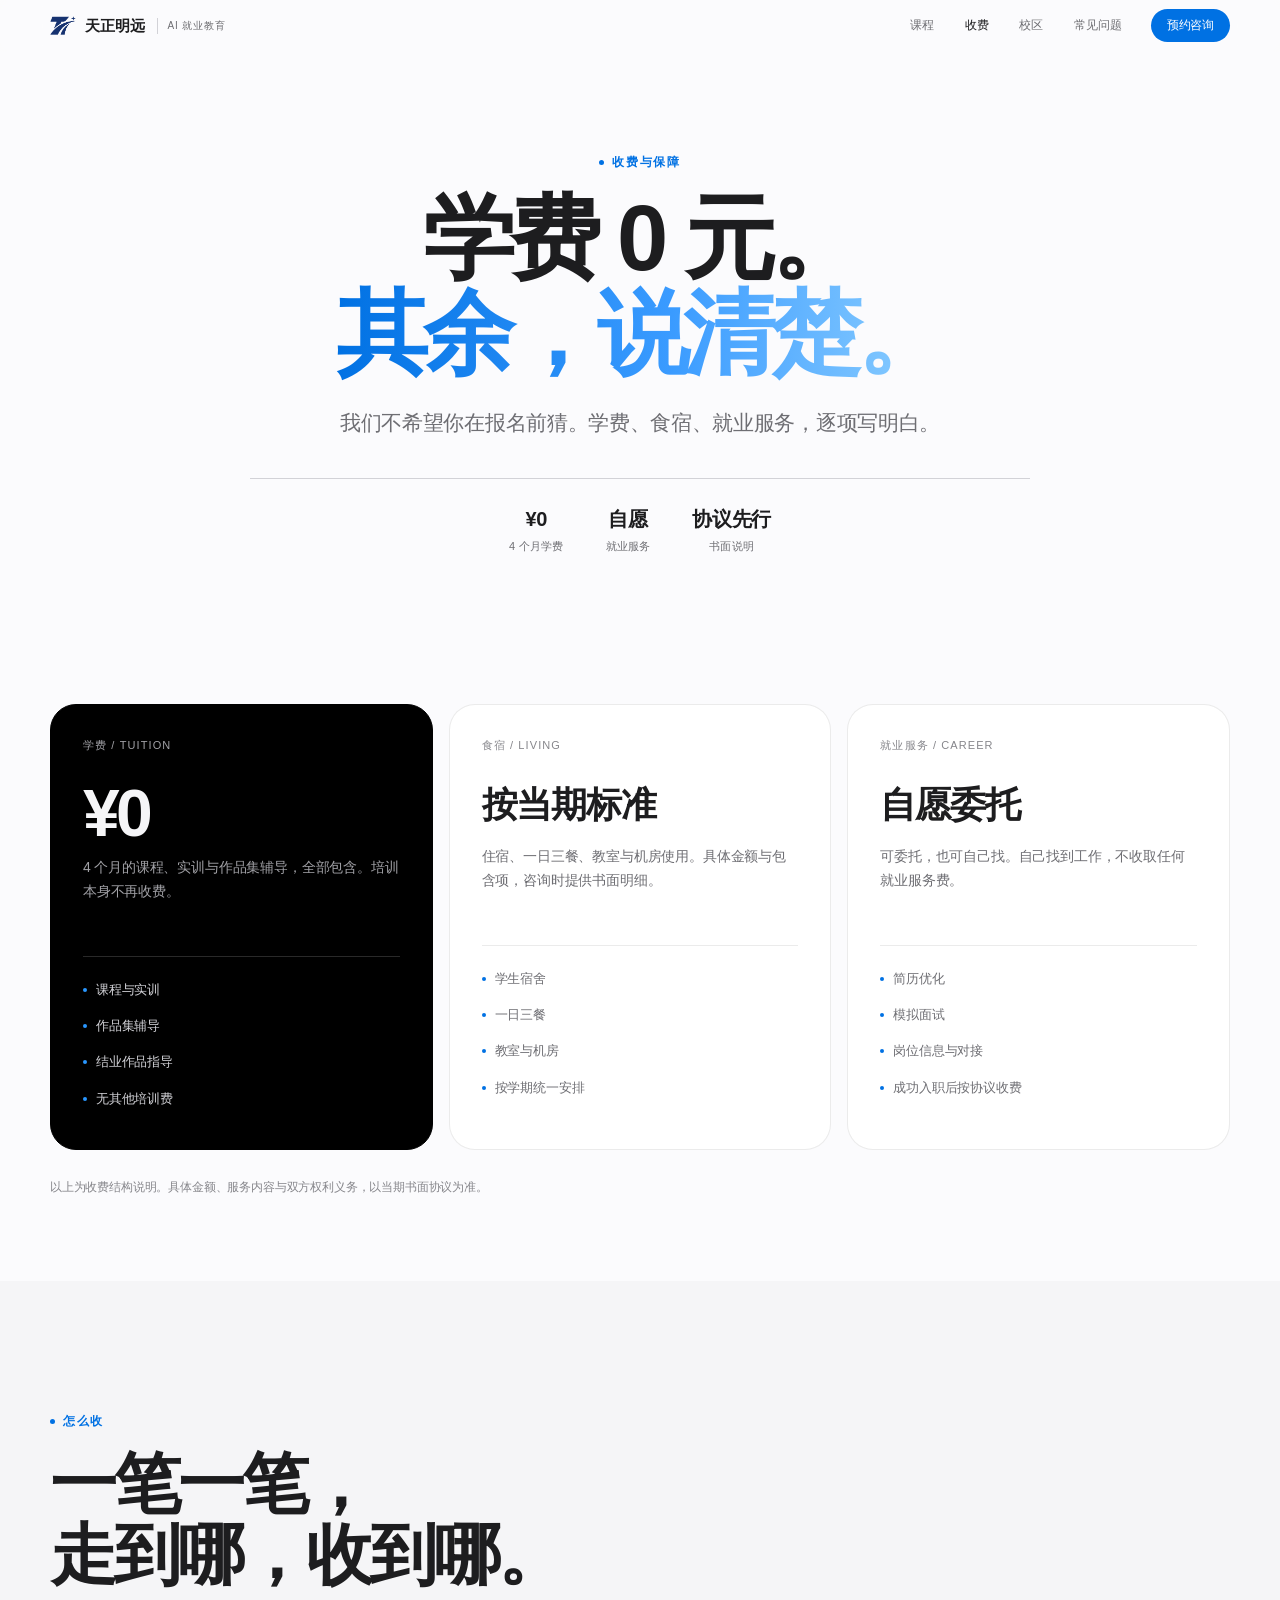
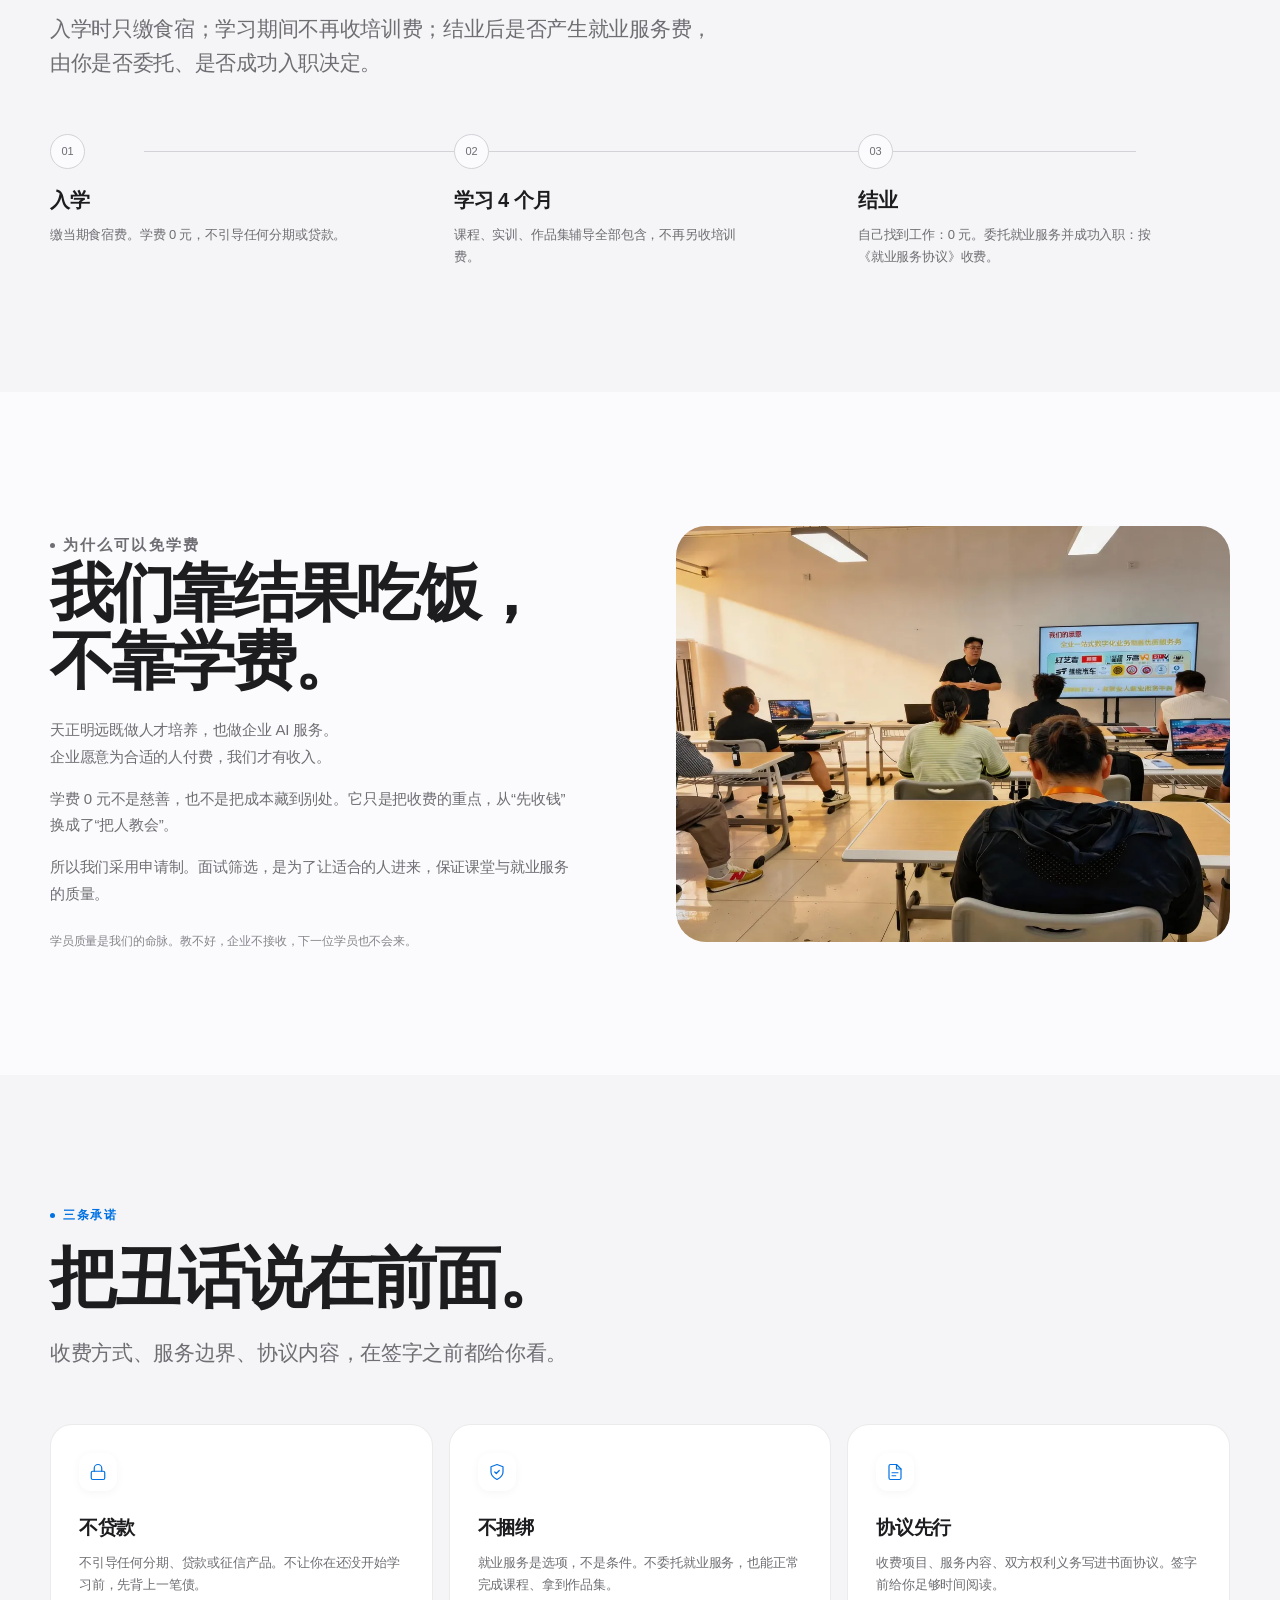
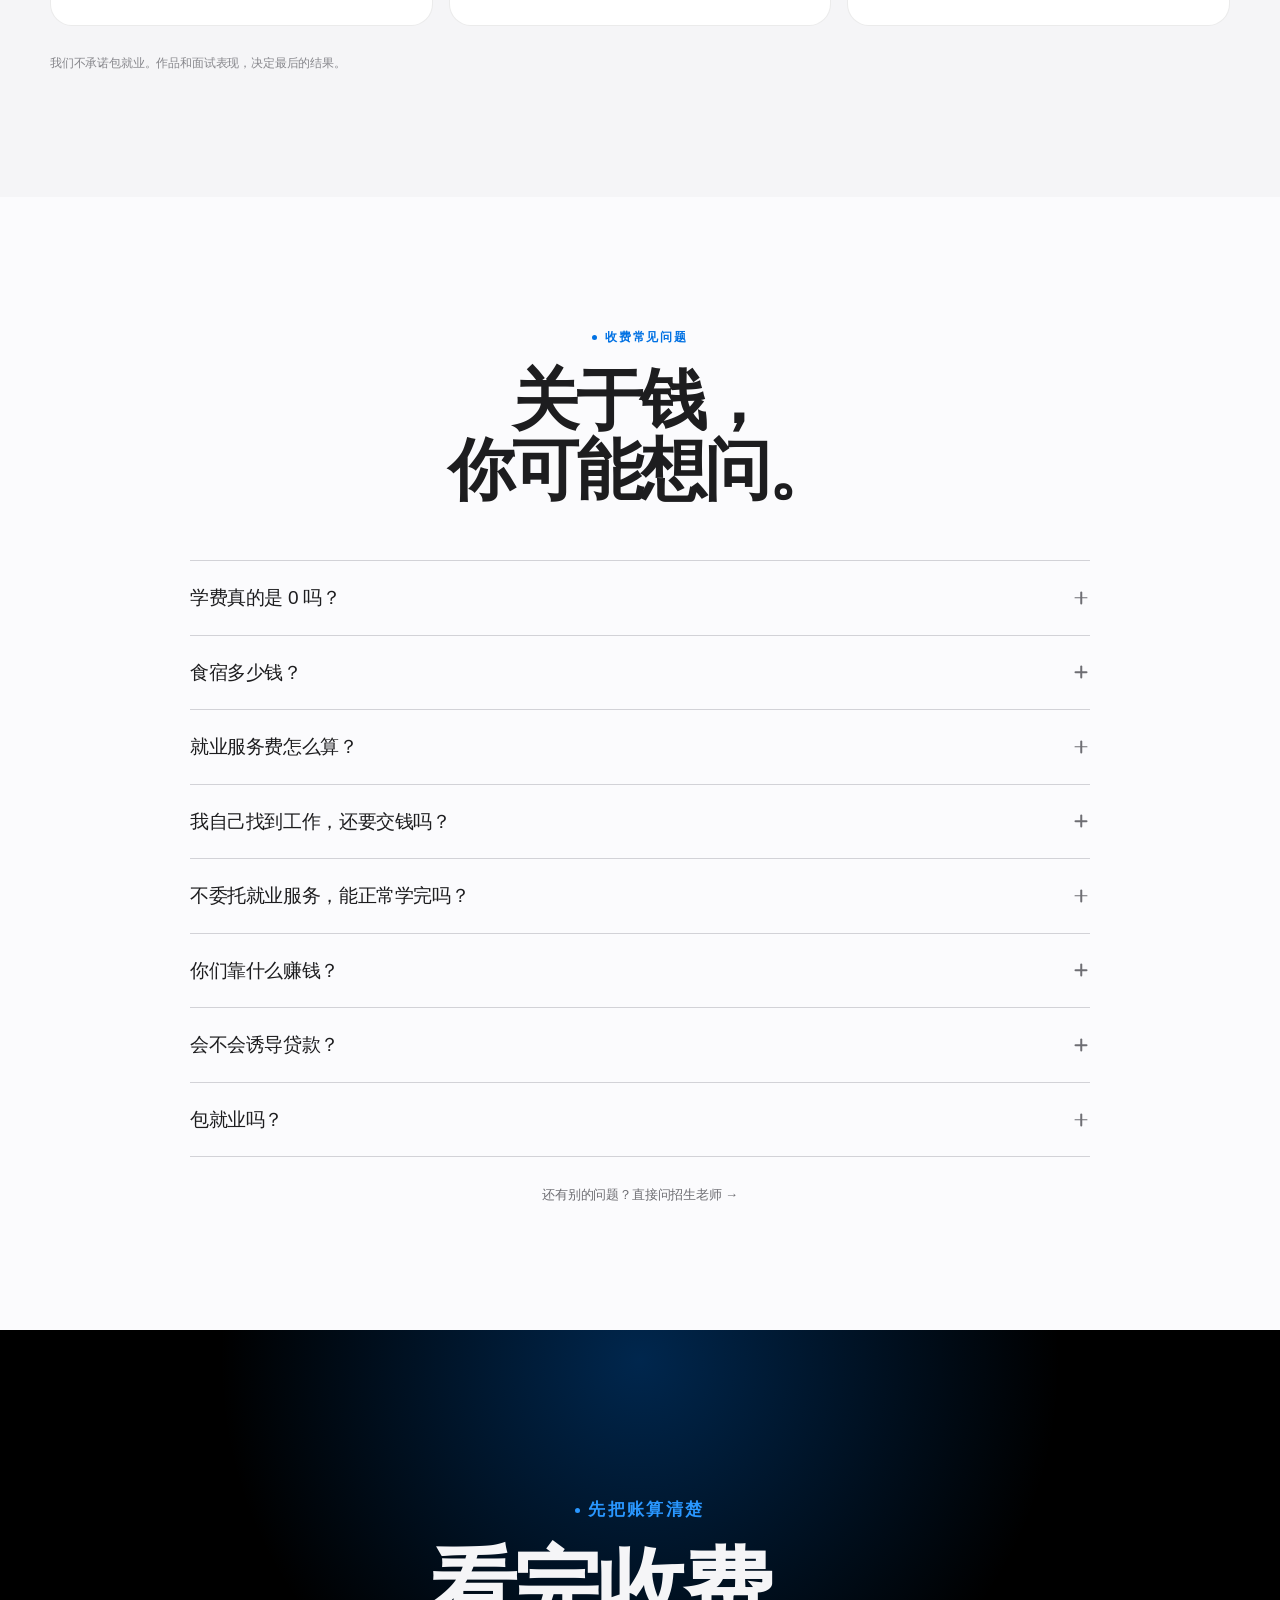
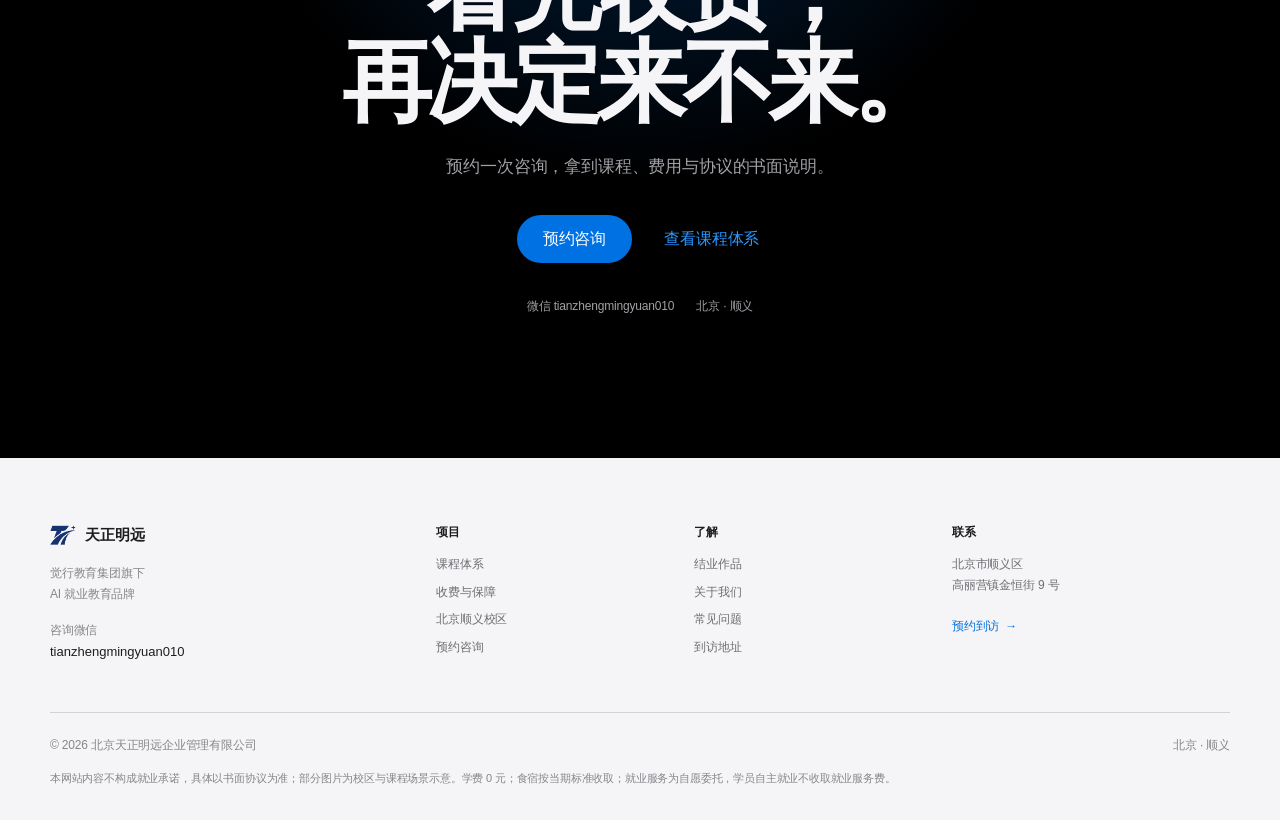
<file: tuition.html>
<!doctype html>
<html lang="zh-CN">
<head>
  <meta charset="utf-8">
  <meta name="viewport" content="width=device-width, initial-scale=1, viewport-fit=cover">
  <title>收费与保障｜学费 0 元，就业服务自愿 · 天正明远</title>
  <meta name="description" content="学费 0 元。食宿按当期标准收取；就业服务完全自愿，自己找到工作不收费，委托就业服务并成功入职后按协议收费。不贷款、不捆绑、协议先行。">
  <meta name="theme-color" content="#fbfbfd">
  <meta name="format-detection" content="telephone=no">
  <link rel="icon" href="favicon.png" type="image/png">
  <link rel="apple-touch-icon" href="apple-touch-icon.png">
  <link rel="stylesheet" href="styles.css">
  <meta property="og:type" content="website">
  <meta property="og:locale" content="zh_CN">
  <meta property="og:site_name" content="天正明远">
  <meta property="og:title" content="收费与保障｜学费 0 元，就业服务自愿 · 天正明远">
  <meta property="og:description" content="学费 0 元。食宿按当期标准收取；就业服务完全自愿，自己找到工作不收费，委托就业服务并成功入职后按协议收费。不贷款、不捆绑、协议先行。">
  <meta property="og:image" content="https://623315.github.io/tianzhengmingyuan/assets/images/og-cover.jpg">
  <meta property="og:url" content="https://623315.github.io/tianzhengmingyuan/tuition.html">
  <meta name="twitter:card" content="summary_large_image">
  <meta name="twitter:title" content="收费与保障｜学费 0 元，就业服务自愿 · 天正明远">
  <meta name="twitter:description" content="学费 0 元。食宿按当期标准收取；就业服务完全自愿，自己找到工作不收费，委托就业服务并成功入职后按协议收费。不贷款、不捆绑、协议先行。">
  <meta name="twitter:image" content="https://623315.github.io/tianzhengmingyuan/assets/images/og-cover.jpg">
  <link rel="canonical" href="https://623315.github.io/tianzhengmingyuan/tuition.html">
  
  <script>document.documentElement.classList.add('js');</script>
</head>
<body class="page-tuition">
  <a class="skip-link" href="#main">跳到主要内容</a>
    <svg class="svg-sprite" aria-hidden="true" focusable="false" xmlns="http://www.w3.org/2000/svg">
    <symbol id="i-arrow" viewBox="0 0 24 24" fill="none" stroke="currentColor" stroke-width="1.7" stroke-linecap="round" stroke-linejoin="round"><path d="M5 12h14M13 6l6 6-6 6"/></symbol>
    <symbol id="i-play" viewBox="0 0 24 24" fill="currentColor"><path d="M8 5v14l11-7z"/></symbol>
    <symbol id="i-check" viewBox="0 0 24 24" fill="none" stroke="currentColor" stroke-width="1.7" stroke-linecap="round" stroke-linejoin="round"><path d="M20 6 9 17l-5-5"/></symbol>
    <symbol id="i-chat" viewBox="0 0 24 24" fill="none" stroke="currentColor" stroke-width="1.6" stroke-linecap="round" stroke-linejoin="round"><path d="M21 11.5a8.4 8.4 0 0 1-9 8.4 9.9 9.9 0 0 1-4.2-.9L3 21l1.9-4.7A8.4 8.4 0 1 1 21 11.5z"/></symbol>
    <symbol id="i-pin" viewBox="0 0 24 24" fill="none" stroke="currentColor" stroke-width="1.6" stroke-linecap="round" stroke-linejoin="round"><path d="M20 10c0 6-8 12-8 12S4 16 4 10a8 8 0 1 1 16 0z"/><circle cx="12" cy="10" r="2.6"/></symbol>
    <symbol id="i-copy" viewBox="0 0 24 24" fill="none" stroke="currentColor" stroke-width="1.6" stroke-linecap="round" stroke-linejoin="round"><rect x="9" y="9" width="11" height="11" rx="2"/><path d="M5 15H4a1 1 0 0 1-1-1V4a1 1 0 0 1 1-1h10a1 1 0 0 1 1 1v1"/></symbol>
    <symbol id="i-chart" viewBox="0 0 24 24" fill="none" stroke="currentColor" stroke-width="1.6" stroke-linecap="round" stroke-linejoin="round"><path d="M4 20V10M10 20V4M16 20v-7M22 20H2"/></symbol>
    <symbol id="i-layers" viewBox="0 0 24 24" fill="none" stroke="currentColor" stroke-width="1.6" stroke-linecap="round" stroke-linejoin="round"><path d="m12 2 9 5-9 5-9-5 9-5z"/><path d="m3 12 9 5 9-5"/><path d="m3 17 9 5 9-5"/></symbol>
    <symbol id="i-flow" viewBox="0 0 24 24" fill="none" stroke="currentColor" stroke-width="1.6" stroke-linecap="round" stroke-linejoin="round"><rect x="3" y="3" width="6" height="6" rx="1.6"/><rect x="15" y="15" width="6" height="6" rx="1.6"/><path d="M9 6h5a4 4 0 0 1 4 4v5"/><path d="m15 12 3 3 3-3"/></symbol>
    <symbol id="i-book" viewBox="0 0 24 24" fill="none" stroke="currentColor" stroke-width="1.6" stroke-linecap="round" stroke-linejoin="round"><path d="M4 19.5A2.5 2.5 0 0 1 6.5 17H20"/><path d="M6.5 2H20v20H6.5A2.5 2.5 0 0 1 4 19.5v-15A2.5 2.5 0 0 1 6.5 2z"/></symbol>
    <symbol id="i-spark" viewBox="0 0 24 24" fill="none" stroke="currentColor" stroke-width="1.6" stroke-linecap="round" stroke-linejoin="round"><path d="M12 2.5 13.7 9l6.5 1.7-6.5 1.7L12 19l-1.7-6.6L3.8 10.7 10.3 9 12 2.5z"/><path d="M19 16v4M17 18h4"/></symbol>
    <symbol id="i-shield" viewBox="0 0 24 24" fill="none" stroke="currentColor" stroke-width="1.6" stroke-linecap="round" stroke-linejoin="round"><path d="M12 22s8-4 8-10V5l-8-3-8 3v7c0 6 8 10 8 10z"/><path d="m9 12 2 2 4-4"/></symbol>
    <symbol id="i-lock" viewBox="0 0 24 24" fill="none" stroke="currentColor" stroke-width="1.6" stroke-linecap="round" stroke-linejoin="round"><rect x="3" y="11" width="18" height="11" rx="2"/><path d="M7 11V7a5 5 0 0 1 10 0v4"/></symbol>
    <symbol id="i-doc" viewBox="0 0 24 24" fill="none" stroke="currentColor" stroke-width="1.6" stroke-linecap="round" stroke-linejoin="round"><path d="M14 2H6a2 2 0 0 0-2 2v16a2 2 0 0 0 2 2h12a2 2 0 0 0 2-2V8z"/><path d="M14 2v6h6M8 13h8M8 17h5"/></symbol>
    <symbol id="i-clock" viewBox="0 0 24 24" fill="none" stroke="currentColor" stroke-width="1.6" stroke-linecap="round" stroke-linejoin="round"><circle cx="12" cy="12" r="9"/><path d="M12 7v5l3 2"/></symbol>
    <symbol id="i-compass" viewBox="0 0 24 24" fill="none" stroke="currentColor" stroke-width="1.6" stroke-linecap="round" stroke-linejoin="round"><circle cx="12" cy="12" r="9"/><path d="m15.5 8.5-2 5-5 2 2-5 5-2z"/></symbol>
  </svg>

  <header class="site-nav" id="siteNav">
    <div class="nav-inner">
      <a class="brand" href="index.html" aria-label="天正明远首页">
        <img src="assets/logo-navy.png" alt="" width="26" height="20">
        <span class="brand-text">天正明远</span>
        <span class="brand-sub">AI 就业教育</span>
      </a>
      <nav class="nav-links" aria-label="主导航">
        <a class="nav-link " href="curriculum.html">课程</a>
        <a class="nav-link is-active" href="tuition.html">收费</a>
        <a class="nav-link " href="campus.html">校区</a>
        <a class="nav-link" href="index.html#faq">常见问题</a>
      </nav>
      <a class="nav-cta" href="apply.html">预约咨询</a>
      <button class="menu-btn" id="menuBtn" type="button" aria-label="打开菜单" aria-controls="mobileMenu" aria-expanded="false">
        <span></span><span></span>
      </button>
    </div>
  </header>

  <div class="mobile-menu" id="mobileMenu" aria-hidden="true">
    <nav class="mobile-nav" aria-label="移动端导航">
      <a class="m-link" href="index.html">首页 <span>01</span></a>
      <a class="m-link" href="curriculum.html">课程体系 <span>02</span></a>
      <a class="m-link" href="tuition.html">收费与保障 <span>03</span></a>
      <a class="m-link" href="campus.html">北京顺义校区 <span>04</span></a>
      <a class="m-link" href="apply.html">预约咨询 <span>05</span></a>
    </nav>
    <div class="m-contact">
      <p>咨询微信</p>
      <button class="m-wechat copy-wechat" type="button" data-wechat="tianzhengmingyuan010">tianzhengmingyuan010 <span>复制</span></button>
      <p class="m-address">北京市顺义区高丽营镇金恒街 9 号</p>
    </div>
  </div>

  <main id="main">
    <!-- ============ Page hero ============ -->
    <section class="page-hero">
      <div class="container">
        <p class="kicker">收费与保障</p>
        <h1>学费 0 元。<br><span class="grad">其余，说清楚。</span></h1>
        <p class="lede">我们不希望你在报名前猜。学费、食宿、就业服务，逐项写明白。</p>
        <div class="page-meta">
          <div><strong>¥0</strong>4 个月学费</div>
          <div><strong>自愿</strong>就业服务</div>
          <div><strong>协议先行</strong>书面说明</div>
        </div>
      </div>
    </section>

    <!-- ============ Price cards ============ -->
    <section class="section-tight" id="pricing">
      <div class="container">
        <div class="price-grid">
          <article class="price-card dark">
            <span class="price-label">学费 / TUITION</span>
            <div class="price-value">¥0</div>
            <p class="price-desc">4 个月的课程、实训与作品集辅导，全部包含。培训本身不再收费。</p>
            <ul class="price-list">
              <li>课程与实训</li>
              <li>作品集辅导</li>
              <li>结业作品指导</li>
              <li>无其他培训费</li>
            </ul>
          </article>
          <article class="price-card">
            <span class="price-label">食宿 / LIVING</span>
            <div class="price-value text-value">按当期标准</div>
            <p class="price-desc">住宿、一日三餐、教室与机房使用。具体金额与包含项，咨询时提供书面明细。</p>
            <ul class="price-list">
              <li>学生宿舍</li>
              <li>一日三餐</li>
              <li>教室与机房</li>
              <li>按学期统一安排</li>
            </ul>
          </article>
          <article class="price-card">
            <span class="price-label">就业服务 / CAREER</span>
            <div class="price-value text-value">自愿委托</div>
            <p class="price-desc">可委托，也可自己找。自己找到工作，不收取任何就业服务费。</p>
            <ul class="price-list">
              <li>简历优化</li>
              <li>模拟面试</li>
              <li>岗位信息与对接</li>
              <li>成功入职后按协议收费</li>
            </ul>
          </article>
        </div>
        <p class="persona-note">以上为收费结构说明。具体金额、服务内容与双方权利义务，以当期书面协议为准。</p>
      </div>
    </section>

    <!-- ============ Flow ============ -->
    <section class="section section-alt" id="how">
      <div class="container">
        <div class="section-head">
          <p class="kicker">怎么收</p>
          <h2>一笔一笔，<br>走到哪，收到哪。</h2>
          <p class="lede">入学时只缴食宿；学习期间不再收培训费；结业后是否产生就业服务费，由你是否委托、是否成功入职决定。</p>
        </div>
        <div class="flow">
          <div class="flow-step">
            <span class="flow-dot">01</span>
            <h3>入学</h3>
            <p>缴当期食宿费。学费 0 元，不引导任何分期或贷款。</p>
          </div>
          <div class="flow-step">
            <span class="flow-dot">02</span>
            <h3>学习 4 个月</h3>
            <p>课程、实训、作品集辅导全部包含，不再另收培训费。</p>
          </div>
          <div class="flow-step">
            <span class="flow-dot">03</span>
            <h3>结业</h3>
            <p>自己找到工作：0 元。委托就业服务并成功入职：按《就业服务协议》收费。</p>
          </div>
        </div>
      </div>
    </section>

    <!-- ============ Why free ============ -->
    <section class="section" id="why-free">
      <div class="container">
        <div class="split">
          <div class="split-copy">
            <p class="kicker">为什么可以免学费</p>
            <h2>我们靠结果吃饭，<br>不靠学费。</h2>
            <p class="lede">天正明远既做人才培养，也做企业 AI 服务。企业愿意为合适的人付费，我们才有收入。</p>
            <p>学费 0 元不是慈善，也不是把成本藏到别处。它只是把收费的重点，从“先收钱”换成了“把人教会”。</p>
            <p>所以我们采用申请制。面试筛选，是为了让适合的人进来，保证课堂与就业服务的质量。</p>
            <p class="persona-note">学员质量是我们的命脉。教不好，企业不接收，下一位学员也不会来。</p>
          </div>
          <div class="split-media">
            <img src="assets/images/classroom.webp" width="1440" height="810" alt="天正明远的老师与学员在教室内合影" loading="lazy" decoding="async">
          </div>
        </div>
      </div>
    </section>

    <!-- ============ Promises ============ -->
    <section class="section section-alt" id="promises">
      <div class="container">
        <div class="section-head">
          <p class="kicker">三条承诺</p>
          <h2>把丑话说在前面。</h2>
          <p class="lede">收费方式、服务边界、协议内容，在签字之前都给你看。</p>
        </div>
        <div class="promise-grid">
          <article class="promise">
            <div class="bento-icon"><svg class="icon" aria-hidden="true"><use href="#i-lock"></use></svg></div>
            <h3>不贷款</h3>
            <p>不引导任何分期、贷款或征信产品。不让你在还没开始学习前，先背上一笔债。</p>
          </article>
          <article class="promise">
            <div class="bento-icon"><svg class="icon" aria-hidden="true"><use href="#i-shield"></use></svg></div>
            <h3>不捆绑</h3>
            <p>就业服务是选项，不是条件。不委托就业服务，也能正常完成课程、拿到作品集。</p>
          </article>
          <article class="promise">
            <div class="bento-icon"><svg class="icon" aria-hidden="true"><use href="#i-doc"></use></svg></div>
            <h3>协议先行</h3>
            <p>收费项目、服务内容、双方权利义务写进书面协议。签字前给你足够时间阅读。</p>
          </article>
        </div>
        <p class="persona-note">我们不承诺包就业。作品和面试表现，决定最后的结果。</p>
      </div>
    </section>

    <!-- ============ FAQ ============ -->
    <section class="section" id="faq">
      <div class="container">
        <div class="section-head center">
          <p class="kicker">收费常见问题</p>
          <h2>关于钱，<br>你可能想问。</h2>
        </div>
        <div class="faq">
          <details>
            <summary>学费真的是 0 吗？<span class="plus" aria-hidden="true"></span></summary>
            <div class="faq-a">是。4 个月的课程、实训、作品集辅导，学费都是 0 元。培训本身不再收费；食宿按当期标准收取。</div>
          </details>
          <details>
            <summary>食宿多少钱？<span class="plus" aria-hidden="true"></span></summary>
            <div class="faq-a">食宿按当期标准收取，具体金额与包含项在咨询时提供书面明细。包含住宿、一日三餐、教室与机房使用。</div>
          </details>
          <details>
            <summary>就业服务费怎么算？<span class="plus" aria-hidden="true"></span></summary>
            <div class="faq-a">只有你主动委托就业服务，并且我们帮你找到工作之后，才按《就业服务协议》收取。具体标准以协议为准；不委托，不收费。</div>
          </details>
          <details>
            <summary>我自己找到工作，还要交钱吗？<span class="plus" aria-hidden="true"></span></summary>
            <div class="faq-a">不用。你自己通过招聘网站、朋友介绍等渠道找到工作，我们不收任何就业服务费。</div>
          </details>
          <details>
            <summary>不委托就业服务，能正常学完吗？<span class="plus" aria-hidden="true"></span></summary>
            <div class="faq-a">能。培训、实训、作品集辅导照常进行。就业服务是可选项目，不影响结业。</div>
          </details>
          <details>
            <summary>你们靠什么赚钱？<span class="plus" aria-hidden="true"></span></summary>
            <div class="faq-a">食宿费覆盖部分成本，企业人才服务与自愿委托的就业服务是收入来源。我们不靠学费，也不靠把课卖贵。</div>
          </details>
          <details>
            <summary>会不会诱导贷款？<span class="plus" aria-hidden="true"></span></summary>
            <div class="faq-a">不会。我们不引导分期、贷款或任何征信产品。所有收费项目都会在协议里写清楚。</div>
          </details>
          <details>
            <summary>包就业吗？<span class="plus" aria-hidden="true"></span></summary>
            <div class="faq-a">不包。我们负责把你教会、带你做出作品集，并提供岗位信息与对接。最后能不能被录用，取决于你的作品和面试表现。</div>
          </details>
        </div>
        <p class="faq-more">还有别的问题？<a href="apply.html">直接问招生老师 →</a></p>
      </div>
    </section>

    <!-- ============ Final CTA ============ -->
    <section class="cta-final">
      <div class="container">
        <p class="kicker">先把账算清楚</p>
        <h2>看完收费，<br>再决定来不来。</h2>
        <p>预约一次咨询，拿到课程、费用与协议的书面说明。</p>
        <div class="cta-actions">
          <a class="btn btn-primary" href="apply.html">预约咨询</a>
          <a class="btn btn-secondary" href="curriculum.html">查看课程体系</a>
        </div>
        <div class="cta-contact">
          <span>微信 tianzhengmingyuan010</span>
          <span>北京 · 顺义</span>
        </div>
      </div>
    </section>

  </main>
    <footer class="site-footer">
    <div class="container">
      <div class="footer-grid">
        <div class="footer-brand">
          <a class="brand" href="index.html" aria-label="天正明远首页">
            <img src="assets/logo-navy.png" alt="" width="26" height="20">
            <span class="brand-text">天正明远</span>
          </a>
          <p>觉行教育集团旗下<br>AI 就业教育品牌</p>
          <p class="footer-wechat">咨询微信<br><button class="copy-wechat text-btn" type="button" data-wechat="tianzhengmingyuan010">tianzhengmingyuan010</button></p>
        </div>
        <div class="footer-col">
          <h4>项目</h4>
          <a href="curriculum.html">课程体系</a>
          <a href="tuition.html">收费与保障</a>
          <a href="campus.html">北京顺义校区</a>
          <a href="apply.html">预约咨询</a>
        </div>
        <div class="footer-col">
          <h4>了解</h4>
          <a href="index.html#outcomes">结业作品</a>
          <a href="index.html#proof">关于我们</a>
          <a href="index.html#faq">常见问题</a>
          <a href="campus.html#visit">到访地址</a>
        </div>
        <div class="footer-col footer-contact">
          <h4>联系</h4>
          <p>北京市顺义区<br>高丽营镇金恒街 9 号</p>
          <a class="footer-arrow" href="apply.html">预约到访 <span>→</span></a>
        </div>
      </div>
      <div class="footer-bottom">
        <span>© 2026 北京天正明远企业管理有限公司</span>
        <span>北京 · 顺义</span>
      </div>
      <p class="footer-legal">本网站内容不构成就业承诺，具体以书面协议为准；部分图片为校区与课程场景示意。学费 0 元；食宿按当期标准收取；就业服务为自愿委托，学员自主就业不收取就业服务费。</p>
    </div>
  </footer>

  <div class="toast" id="toast" role="status" aria-live="polite"></div>
  <script src="main.js" defer></script>
</body>
</html>
</file>
<file: styles.css>
/* =========================================================
   天正明远 · AI 就业教育
   Design system: quiet, spacious, Apple-inspired
   ========================================================= */

:root {
  --bg: #fbfbfd;
  --bg-2: #f5f5f7;
  --surface: #ffffff;
  --text: #1d1d1f;
  --muted: #6e6e73;
  --muted-2: #86868b;
  --line: #d2d2d7;
  --line-soft: rgba(0, 0, 0, 0.08);
  --accent: #0071e3;
  --accent-hover: #0077ed;
  --accent-soft: rgba(0, 113, 227, 0.08);
  --dark: #000000;
  --dark-text: #f5f5f7;
  --dark-muted: #a1a1a6;
  --radius-s: 14px;
  --radius-m: 22px;
  --radius-l: 30px;
  --max: 1180px;
  --nav-h: 52px;
  --ease: cubic-bezier(0.22, 0.61, 0.36, 1);
}

*,
*::before,
*::after {
  box-sizing: border-box;
}

html {
  scroll-behavior: smooth;
  -webkit-text-size-adjust: 100%;
}

body {
  margin: 0;
  background: var(--bg);
  color: var(--text);
  font-family: -apple-system, BlinkMacSystemFont, "SF Pro Display", "SF Pro Text",
    "Helvetica Neue", "PingFang SC", "Hiragino Sans GB", "Microsoft YaHei", sans-serif;
  font-size: 17px;
  line-height: 1.6;
  letter-spacing: -0.01em;
  -webkit-font-smoothing: antialiased;
  -moz-osx-font-smoothing: grayscale;
  text-rendering: optimizeLegibility;
}

body.menu-open {
  overflow: hidden;
}

::selection {
  background: rgba(0, 113, 227, 0.18);
}

img,
video {
  display: block;
  max-width: 100%;
}

a {
  color: inherit;
  text-decoration: none;
}

button {
  font: inherit;
  color: inherit;
}

p,
h1,
h2,
h3,
h4,
ul,
ol,
dl,
dd {
  margin: 0;
}

ul,
ol {
  padding: 0;
}

:focus-visible {
  outline: 2px solid var(--accent);
  outline-offset: 3px;
  border-radius: 4px;
}

.sr-only {
  position: absolute;
  width: 1px;
  height: 1px;
  padding: 0;
  margin: -1px;
  overflow: hidden;
  clip: rect(0, 0, 0, 0);
  white-space: nowrap;
  border: 0;
}

.skip-link {
  position: fixed;
  top: 10px;
  left: 10px;
  z-index: 400;
  padding: 10px 16px;
  border-radius: 999px;
  background: var(--text);
  color: #fff;
  font-size: 13px;
  transform: translateY(-160%);
  transition: transform 0.2s var(--ease);
}

.skip-link:focus {
  transform: translateY(0);
}

.container {
  width: min(var(--max), calc(100% - 48px));
  margin-inline: auto;
}

.container-wide {
  width: min(1440px, calc(100% - 48px));
  margin-inline: auto;
}

/* =========================================================
   Navigation
   ========================================================= */

.site-nav {
  position: fixed;
  inset: 0 0 auto;
  z-index: 200;
  height: var(--nav-h);
  background: rgba(251, 251, 253, 0.72);
  -webkit-backdrop-filter: saturate(180%) blur(20px);
  backdrop-filter: saturate(180%) blur(20px);
  border-bottom: 1px solid transparent;
  transition: background 0.25s var(--ease), border-color 0.25s var(--ease);
}

.site-nav.scrolled {
  background: rgba(251, 251, 253, 0.88);
  border-bottom-color: var(--line-soft);
}

.nav-inner {
  width: min(var(--max), calc(100% - 48px));
  height: 100%;
  margin-inline: auto;
  display: flex;
  align-items: center;
  gap: 28px;
}

.brand {
  display: inline-flex;
  align-items: center;
  gap: 9px;
  flex: none;
  font-size: 15px;
  font-weight: 600;
  letter-spacing: 0.01em;
  color: var(--text);
  white-space: nowrap;
}

.brand img {
  width: 26px;
  height: auto;
  flex: none;
}

.brand-sub {
  padding-left: 10px;
  margin-left: 2px;
  border-left: 1px solid var(--line);
  font-size: 10px;
  font-weight: 500;
  letter-spacing: 0.08em;
  color: var(--muted);
}

.nav-links {
  display: flex;
  align-items: center;
  gap: 30px;
  margin-left: auto;
}

.nav-link {
  font-size: 12px;
  color: var(--muted);
  letter-spacing: 0.02em;
  transition: color 0.2s var(--ease);
}

.nav-link:hover,
.nav-link.is-active {
  color: var(--text);
}

.nav-cta {
  flex: none;
  padding: 8px 16px;
  border-radius: 999px;
  background: var(--accent);
  color: #fff;
  font-size: 12px;
  line-height: 1.4;
  transition: background 0.2s var(--ease), transform 0.2s var(--ease);
}

.nav-cta:hover {
  background: var(--accent-hover);
  transform: translateY(-1px);
}

.menu-btn {
  display: none;
  width: 38px;
  height: 38px;
  margin-left: auto;
  padding: 0;
  border: 0;
  background: transparent;
  cursor: pointer;
  position: relative;
}

.menu-btn span {
  position: absolute;
  left: 10px;
  width: 18px;
  height: 1.5px;
  border-radius: 2px;
  background: var(--text);
  transition: transform 0.3s var(--ease), top 0.3s var(--ease);
}

.menu-btn span:first-child {
  top: 16px;
}

.menu-btn span:last-child {
  top: 22px;
}

.menu-btn[aria-expanded="true"] span:first-child {
  top: 19px;
  transform: rotate(45deg);
}

.menu-btn[aria-expanded="true"] span:last-child {
  top: 19px;
  transform: rotate(-45deg);
}

.mobile-menu {
  position: fixed;
  inset: 0;
  z-index: 190;
  padding: calc(var(--nav-h) + 36px) 24px 36px;
  background: rgba(251, 251, 253, 0.98);
  -webkit-backdrop-filter: blur(30px);
  backdrop-filter: blur(30px);
  display: flex;
  flex-direction: column;
  opacity: 0;
  visibility: hidden;
  transition: opacity 0.3s var(--ease), visibility 0.3s var(--ease);
}

.mobile-menu.open {
  opacity: 1;
  visibility: visible;
}

.mobile-nav {
  display: flex;
  flex-direction: column;
}

.m-link {
  display: flex;
  align-items: baseline;
  justify-content: space-between;
  padding: 17px 0;
  border-bottom: 1px solid var(--line-soft);
  font-size: clamp(28px, 7vw, 40px);
  font-weight: 600;
  letter-spacing: -0.04em;
  line-height: 1.2;
}

.m-link span {
  font-size: 11px;
  font-weight: 500;
  letter-spacing: 0.08em;
  color: var(--muted-2);
}

.m-contact {
  margin-top: auto;
  padding-top: 32px;
  font-size: 12px;
  color: var(--muted);
}

.m-contact p {
  margin-bottom: 8px;
}

.m-wechat {
  display: inline-flex;
  align-items: center;
  gap: 10px;
  padding: 0;
  border: 0;
  background: transparent;
  font-size: 16px;
  color: var(--text);
  cursor: pointer;
}

.m-wechat span {
  font-size: 11px;
  color: var(--accent);
}

.m-address {
  margin-top: 18px;
  color: var(--muted-2);
}

/* =========================================================
   Shared type & buttons
   ========================================================= */

.eyebrow,
.kicker {
  display: inline-flex;
  align-items: center;
  gap: 8px;
  font-size: 12px;
  font-weight: 600;
  letter-spacing: 0.14em;
  color: var(--accent);
  text-transform: uppercase;
}

.eyebrow::before,
.kicker::before {
  content: "";
  width: 5px;
  height: 5px;
  border-radius: 50%;
  background: currentColor;
  flex: none;
}

.section-dark .kicker,
.cta-final .kicker {
  color: #2997ff;
}

h1,
h2,
h3,
h4 {
  font-weight: 600;
}

.display {
  font-size: clamp(40px, 5.4vw, 68px);
  line-height: 1.06;
  letter-spacing: -0.042em;
}

.lede {
  text-wrap: pretty;
  margin-top: 22px;
  max-width: 680px;
  font-size: clamp(17px, 1.65vw, 21px);
  line-height: 1.62;
  letter-spacing: -0.015em;
  color: var(--muted);
}

.btn {
  display: inline-flex;
  align-items: center;
  justify-content: center;
  gap: 8px;
  min-height: 48px;
  padding: 13px 26px;
  border: 0;
  border-radius: 999px;
  font-size: 16px;
  font-weight: 500;
  line-height: 1.2;
  letter-spacing: -0.01em;
  cursor: pointer;
  transition: background 0.2s var(--ease), color 0.2s var(--ease),
    transform 0.2s var(--ease), box-shadow 0.2s var(--ease);
}

.btn-primary {
  background: var(--accent);
  color: #fff;
}

.btn-primary:hover {
  background: var(--accent-hover);
  transform: translateY(-1px);
  box-shadow: 0 10px 28px rgba(0, 113, 227, 0.22);
}

.btn-secondary {
  background: transparent;
  color: var(--accent);
  padding-inline: 4px;
}

.btn-secondary:hover {
  color: var(--accent-hover);
}

.btn-light {
  background: #fff;
  color: var(--text);
}

.btn-light:hover {
  background: #f5f5f7;
  transform: translateY(-1px);
}

.link-arrow {
  display: inline-flex;
  align-items: center;
  gap: 7px;
  color: var(--accent);
  font-size: 16px;
  font-weight: 500;
  letter-spacing: -0.01em;
}

.link-arrow svg {
  transition: transform 0.2s var(--ease);
}

.link-arrow:hover svg {
  transform: translateX(4px);
}

.link-arrow.light {
  color: #2997ff;
}

.text-btn {
  padding: 0;
  border: 0;
  background: none;
  cursor: pointer;
  text-align: left;
}

/* =========================================================
   Hero
   ========================================================= */

.hero {
  padding: calc(var(--nav-h) + 96px) 0 0;
  text-align: center;
}

.hero-eyebrow {
  display: inline-flex;
  align-items: center;
  gap: 9px;
  padding: 7px 13px;
  border: 1px solid var(--line-soft);
  border-radius: 999px;
  background: rgba(255, 255, 255, 0.6);
  font-size: 11px;
  letter-spacing: 0.06em;
  color: var(--muted);
}

.hero-eyebrow .pulse {
  width: 6px;
  height: 6px;
  border-radius: 50%;
  background: var(--accent);
  box-shadow: 0 0 0 4px rgba(0, 113, 227, 0.1);
}

.hero-title {
  text-wrap: balance;
  max-width: 1080px;
  margin: 24px auto 0;
  font-size: clamp(54px, 8.6vw, 112px);
  line-height: 1.02;
  letter-spacing: -0.055em;
  font-weight: 600;
}

.grad {
  background: linear-gradient(92deg, #0071e3 0%, #3a9bff 55%, #8fd0ff 100%);
  -webkit-background-clip: text;
  background-clip: text;
  color: transparent;
}

.hero-sub {
  text-wrap: balance;
  max-width: 720px;
  margin: 26px auto 0;
  font-size: clamp(18px, 1.9vw, 23px);
  line-height: 1.55;
  letter-spacing: -0.02em;
  color: var(--muted);
}

.hero-note {
  margin-top: 16px;
  font-size: 12px;
  letter-spacing: 0.01em;
  color: var(--muted-2);
}

.hero-actions {
  display: flex;
  align-items: center;
  justify-content: center;
  gap: 28px;
  margin-top: 34px;
  flex-wrap: wrap;
}

.hero-media {
  position: relative;
  margin-top: 62px;
  border-radius: var(--radius-l);
  overflow: hidden;
  background: #e8e8ed;
  isolation: isolate;
}

.hero-media img {
  width: 100%;
  height: clamp(360px, 54vw, 640px);
  object-fit: cover;
  object-position: center 44%;
}

.hero-media::after {
  content: "";
  position: absolute;
  inset: 0;
  background: linear-gradient(180deg, rgba(0, 0, 0, 0) 58%, rgba(0, 0, 0, 0.5) 100%);
  pointer-events: none;
}

.media-caption {
  position: absolute;
  left: 24px;
  bottom: 20px;
  z-index: 2;
  display: flex;
  align-items: center;
  gap: 9px;
  color: rgba(255, 255, 255, 0.92);
  font-size: 12px;
  letter-spacing: 0.05em;
  text-shadow: 0 1px 12px rgba(0, 0, 0, 0.35);
}

.media-caption .dot {
  width: 6px;
  height: 6px;
  border-radius: 50%;
  background: #64d2ff;
  box-shadow: 0 0 12px rgba(100, 210, 255, 0.9);
}

/* =========================================================
   Trust strip
   ========================================================= */

.trust-strip {
  margin-top: 62px;
  border-top: 1px solid var(--line-soft);
  border-bottom: 1px solid var(--line-soft);
}

.trust-inner {
  display: flex;
  align-items: center;
  justify-content: space-between;
  gap: 18px 32px;
  padding: 21px 0;
  flex-wrap: wrap;
}

.trust-item {
  display: flex;
  align-items: center;
  gap: 8px;
  font-size: 12px;
  color: var(--muted);
  letter-spacing: 0.02em;
}

.trust-item strong {
  color: var(--text);
  font-weight: 600;
}

/* =========================================================
   Sections
   ========================================================= */

.section {
  padding: 124px 0;
}

.section-tight {
  padding: 84px 0;
}

.section-alt {
  background: var(--bg-2);
}

.section-dark {
  background: var(--dark);
  color: var(--dark-text);
}

.section-dark .lede {
  text-wrap: balance;
  color: var(--dark-muted);
}

.section-head {
  max-width: 900px;
  margin-bottom: 54px;
}

.section-head.center {
  margin-inline: auto;
  text-align: center;
}

.section-head.center .lede {
  text-wrap: balance;
  margin-inline: auto;
}

.section-head h2 {
  text-wrap: balance;
  font-size: clamp(38px, 5.2vw, 68px);
  line-height: 1.06;
  letter-spacing: -0.045em;
}

.section-head .kicker {
  margin-bottom: 18px;
}

.section-head-row {
  display: flex;
  align-items: flex-end;
  justify-content: space-between;
  gap: 40px;
  margin-bottom: 54px;
}

.section-head-row .section-head {
  margin-bottom: 0;
}

.section-head-row .link-arrow {
  padding-bottom: 8px;
  flex: none;
}

.stats {
  display: grid;
  grid-template-columns: repeat(3, 1fr);
  margin-top: 58px;
  border-top: 1px solid var(--line);
}

.stat {
  padding: 32px 32px 0 0;
  border-right: 1px solid var(--line);
}

.stat:last-child {
  border-right: 0;
  padding-right: 0;
}

.stat-value {
  font-size: clamp(48px, 6vw, 72px);
  line-height: 1;
  letter-spacing: -0.055em;
  font-weight: 600;
  font-variant-numeric: tabular-nums;
}

.stat-value small {
  margin-left: 3px;
  font-size: 0.34em;
  font-weight: 500;
  letter-spacing: 0;
  color: var(--muted);
}

.stat-label {
  margin-top: 10px;
  font-size: 13px;
  color: var(--muted);
}

/* =========================================================
   Courses
   ========================================================= */

.course-grid {
  display: grid;
  grid-template-columns: repeat(3, 1fr);
  gap: 16px;
}

.course-card {
  display: flex;
  flex-direction: column;
  min-height: 286px;
  padding: 28px;
  background: var(--surface);
  border: 1px solid var(--line-soft);
  border-radius: var(--radius-m);
  transition: transform 0.35s var(--ease), box-shadow 0.35s var(--ease),
    border-color 0.35s var(--ease);
}

.course-card:hover {
  transform: translateY(-4px);
  border-color: transparent;
  box-shadow: 0 24px 48px rgba(0, 0, 0, 0.07);
}

.course-top {
  display: flex;
  align-items: center;
  justify-content: space-between;
  gap: 12px;
  font-size: 12px;
  color: var(--muted-2);
}

.course-index {
  letter-spacing: 0.1em;
  font-variant-numeric: tabular-nums;
}

.course-weeks {
  padding: 4px 10px;
  border-radius: 999px;
  background: var(--bg-2);
  font-size: 11px;
  color: var(--muted);
}

.course-title {
  margin: 26px 0 10px;
  font-size: 23px;
  line-height: 1.25;
  letter-spacing: -0.025em;
}

.course-desc {
  font-size: 14px;
  line-height: 1.65;
  color: var(--muted);
}

.course-output {
  display: flex;
  align-items: flex-start;
  gap: 8px;
  margin-top: auto;
  padding-top: 22px;
  font-size: 12px;
  line-height: 1.5;
  color: var(--text);
}

.course-output::before {
  content: "";
  width: 5px;
  height: 5px;
  margin-top: 6px;
  border-radius: 50%;
  background: var(--accent);
  flex: none;
}

/* =========================================================
   Fee
   ========================================================= */

.fee-layout {
  display: grid;
  grid-template-columns: 0.88fr 1.12fr;
  gap: 80px;
  align-items: center;
}

.fee-zero {
  margin: 0;
  font-size: clamp(150px, 20vw, 258px);
  line-height: 0.78;
  letter-spacing: -0.08em;
  font-weight: 600;
  font-variant-numeric: tabular-nums;
}

.fee-zero .currency {
  margin-right: 6px;
  font-size: 0.34em;
  line-height: 1;
  letter-spacing: 0;
  vertical-align: top;
}

.fee-zero-label {
  margin-top: 24px;
  font-size: 12px;
  letter-spacing: 0.2em;
  color: var(--dark-muted);
}

.fee-copy h2 {
  text-wrap: balance;
  font-size: clamp(38px, 5vw, 64px);
  line-height: 1.07;
  letter-spacing: -0.045em;
}

.fee-rows {
  margin-top: 38px;
  border-top: 1px solid rgba(255, 255, 255, 0.16);
}

.fee-row {
  display: grid;
  grid-template-columns: 104px 1fr;
  gap: 24px;
  padding: 23px 0;
  border-bottom: 1px solid rgba(255, 255, 255, 0.16);
}

.fee-row h3 {
  font-size: 15px;
  font-weight: 600;
  color: var(--dark-text);
}

.fee-row p {
  font-size: 14px;
  line-height: 1.7;
  color: var(--dark-muted);
}

.fee-row.highlight h3 {
  color: #2997ff;
}

.fee-quote {
  margin-top: 30px;
  padding-left: 18px;
  border-left: 2px solid #2997ff;
  font-size: clamp(18px, 2vw, 21px);
  line-height: 1.55;
  letter-spacing: -0.02em;
  color: var(--dark-text);
}

.pill-row {
  display: flex;
  flex-wrap: wrap;
  gap: 9px;
  margin-top: 26px;
}

.pill {
  padding: 7px 13px;
  border: 1px solid rgba(255, 255, 255, 0.22);
  border-radius: 999px;
  font-size: 11px;
  letter-spacing: 0.04em;
  color: #d2d2d7;
}

/* =========================================================
   Personas
   ========================================================= */

.persona-grid {
  display: grid;
  grid-template-columns: repeat(2, 1fr);
  gap: 16px;
}

.persona-card {
  display: flex;
  flex-direction: column;
  min-height: 222px;
  padding: 30px;
  background: var(--surface);
  border: 1px solid var(--line-soft);
  border-radius: var(--radius-m);
  transition: transform 0.35s var(--ease), box-shadow 0.35s var(--ease);
}

.persona-card:hover {
  transform: translateY(-3px);
  box-shadow: 0 20px 44px rgba(0, 0, 0, 0.06);
}

.persona-index {
  font-size: 11px;
  letter-spacing: 0.1em;
  color: var(--muted-2);
}

.persona-card h3 {
  margin: 24px 0 9px;
  font-size: 21px;
  line-height: 1.35;
  letter-spacing: -0.025em;
}

.persona-card p {
  max-width: 430px;
  font-size: 14px;
  line-height: 1.65;
  color: var(--muted);
}

.persona-note {
  margin-top: 28px;
  font-size: 12px;
  color: var(--muted-2);
}

/* =========================================================
   Bento outcomes
   ========================================================= */

.bento {
  display: grid;
  grid-template-columns: repeat(12, 1fr);
  grid-auto-rows: 300px;
  gap: 16px;
}

.bento-card {
  position: relative;
  overflow: hidden;
  background: var(--bg-2);
  border: 1px solid transparent;
  border-radius: var(--radius-m);
}

.bento-card.image img {
  position: absolute;
  inset: 0;
  width: 100%;
  height: 100%;
  object-fit: cover;
  transition: transform 0.9s var(--ease);
}

.bento-card.image:hover img {
  transform: scale(1.035);
}

.bento-card.image::after {
  content: "";
  position: absolute;
  inset: 0;
  background: linear-gradient(180deg, rgba(0, 0, 0, 0) 42%, rgba(0, 0, 0, 0.68) 100%);
}

.bento-label {
  position: absolute;
  left: 26px;
  right: 26px;
  bottom: 24px;
  z-index: 2;
  color: #fff;
}

.bento-label span {
  font-size: 10px;
  letter-spacing: 0.12em;
  color: rgba(255, 255, 255, 0.68);
}

.bento-label h3 {
  margin-top: 7px;
  font-size: 22px;
  line-height: 1.3;
  letter-spacing: -0.025em;
}

.bento-card.text {
  display: flex;
  flex-direction: column;
  justify-content: space-between;
  padding: 28px;
}

.bento-card.text .bento-kicker {
  font-size: 10px;
  letter-spacing: 0.12em;
  color: var(--muted-2);
}

.bento-card.text h3 {
  margin-top: 16px;
  font-size: 23px;
  line-height: 1.3;
  letter-spacing: -0.03em;
}

.bento-card.text p {
  margin-top: 10px;
  font-size: 13px;
  line-height: 1.6;
  color: var(--muted);
}

.bento-icon {
  display: flex;
  align-items: center;
  justify-content: center;
  width: 38px;
  height: 38px;
  border-radius: 12px;
  background: #fff;
  color: var(--accent);
  box-shadow: 0 2px 10px rgba(0, 0, 0, 0.04);
}

.bento-card.wide {
  grid-column: span 7;
}

.bento-card.standard {
  grid-column: span 5;
}

.bento-card.third {
  grid-column: span 4;
}

.mini-bars {
  display: flex;
  align-items: flex-end;
  gap: 5px;
  height: 42px;
  margin-top: 18px;
}

.mini-bars i {
  flex: 1;
  height: var(--h);
  border-radius: 3px 3px 0 0;
  background: var(--accent);
  opacity: 0.2;
}

.mini-bars i:nth-child(3n) {
  opacity: 0.42;
}

/* =========================================================
   Campus band
   ========================================================= */

.campus-band {
  position: relative;
  isolation: isolate;
  display: flex;
  align-items: flex-end;
  min-height: 78vh;
  overflow: hidden;
  background: #111;
}

.campus-band > img {
  position: absolute;
  inset: 0;
  z-index: -2;
  width: 100%;
  height: 100%;
  object-fit: cover;
}

.campus-band::after {
  content: "";
  position: absolute;
  inset: 0;
  z-index: -1;
  background: linear-gradient(180deg, rgba(0, 0, 0, 0.08) 0%, rgba(0, 0, 0, 0.12) 38%, rgba(0, 0, 0, 0.8) 100%);
}

.campus-content {
  padding: 100px 0 76px;
  color: #fff;
}

.campus-content h2 {
  text-wrap: balance;
  max-width: 760px;
  font-size: clamp(40px, 5.6vw, 74px);
  line-height: 1.05;
  letter-spacing: -0.045em;
}

.campus-content .kicker {
  color: #64d2ff;
  margin-bottom: 18px;
}

.campus-content p {
  max-width: 560px;
  margin-top: 22px;
  font-size: clamp(16px, 1.6vw, 19px);
  line-height: 1.65;
  color: rgba(255, 255, 255, 0.78);
}

.campus-facts {
  display: flex;
  flex-wrap: wrap;
  gap: 8px 24px;
  margin-top: 28px;
  font-size: 12px;
  color: rgba(255, 255, 255, 0.66);
}

.campus-facts span {
  display: inline-flex;
  align-items: center;
  gap: 10px;
}

.campus-facts span + span::before {
  content: "";
  width: 3px;
  height: 3px;
  border-radius: 50%;
  background: rgba(255, 255, 255, 0.4);
}

.campus-content .link-arrow {
  margin-top: 30px;
  color: #fff;
}

/* =========================================================
   Film
   ========================================================= */

.film-card {
  position: relative;
  display: block;
  width: 100%;
  aspect-ratio: 16 / 8.4;
  padding: 0;
  border: 0;
  border-radius: var(--radius-l);
  overflow: hidden;
  background: #000;
  cursor: pointer;
  isolation: isolate;
}

.film-card img {
  width: 100%;
  height: 100%;
  object-fit: cover;
  transition: transform 1s var(--ease);
}

.film-card:hover img {
  transform: scale(1.025);
}

.film-card::after {
  content: "";
  position: absolute;
  inset: 0;
  background: linear-gradient(180deg, rgba(0, 0, 0, 0.06) 35%, rgba(0, 0, 0, 0.58) 100%);
}

.film-play {
  position: absolute;
  inset: 0;
  z-index: 2;
  width: 78px;
  height: 78px;
  margin: auto;
  display: flex;
  align-items: center;
  justify-content: center;
  border: 1px solid rgba(255, 255, 255, 0.42);
  border-radius: 50%;
  background: rgba(255, 255, 255, 0.16);
  -webkit-backdrop-filter: blur(14px);
  backdrop-filter: blur(14px);
  color: #fff;
  transition: background 0.25s var(--ease), transform 0.25s var(--ease);
}

.film-card:hover .film-play {
  background: rgba(255, 255, 255, 0.26);
  transform: scale(1.05);
}

.film-meta {
  position: absolute;
  left: 28px;
  bottom: 24px;
  z-index: 2;
  display: flex;
  align-items: center;
  gap: 10px;
  color: rgba(255, 255, 255, 0.86);
  font-size: 11px;
  letter-spacing: 0.08em;
}

/* =========================================================
   Proof
   ========================================================= */

.proof-grid {
  display: grid;
  grid-template-columns: 1.05fr 0.95fr;
  gap: 80px;
  align-items: start;
}

.proof-copy h2 {
  text-wrap: balance;
  font-size: clamp(38px, 5vw, 64px);
  line-height: 1.07;
  letter-spacing: -0.045em;
}

.proof-copy p {
  margin-top: 24px;
  max-width: 520px;
  font-size: 16px;
  line-height: 1.75;
  color: var(--muted);
}

.proof-stats {
  border-top: 1px solid var(--line);
}

.proof-stat {
  display: flex;
  align-items: baseline;
  justify-content: space-between;
  gap: 24px;
  padding: 22px 0;
  border-bottom: 1px solid var(--line);
}

.proof-stat strong {
  font-size: 40px;
  line-height: 1;
  letter-spacing: -0.05em;
  font-weight: 600;
  font-variant-numeric: tabular-nums;
}

.proof-stat strong small {
  margin-left: 2px;
  font-size: 15px;
  font-weight: 500;
  letter-spacing: 0;
  color: var(--muted);
}

.proof-stat span {
  font-size: 12px;
  color: var(--muted);
  text-align: right;
}

.clients {
  margin-top: 62px;
  padding-top: 24px;
  border-top: 1px solid var(--line);
}

.clients-label {
  margin-bottom: 16px;
  font-size: 11px;
  letter-spacing: 0.1em;
  color: var(--muted-2);
}

.client-list {
  display: grid;
  grid-template-columns: repeat(5, 1fr);
  gap: 12px 24px;
  font-size: 13px;
  color: var(--muted);
}

/* =========================================================
   FAQ
   ========================================================= */

.faq {
  max-width: 900px;
  margin-inline: auto;
  border-top: 1px solid var(--line);
}

.faq details {
  border-bottom: 1px solid var(--line);
}

.faq summary {
  display: flex;
  align-items: center;
  justify-content: space-between;
  gap: 28px;
  padding: 23px 0;
  font-size: clamp(16px, 1.8vw, 19px);
  font-weight: 500;
  letter-spacing: -0.02em;
  line-height: 1.45;
  list-style: none;
  cursor: pointer;
}

.faq summary::-webkit-details-marker {
  display: none;
}

.faq .plus {
  position: relative;
  width: 18px;
  height: 18px;
  flex: none;
  color: var(--muted);
}

.faq .plus::before,
.faq .plus::after {
  content: "";
  position: absolute;
  top: 50%;
  left: 50%;
  border-radius: 2px;
  background: currentColor;
  transform: translate(-50%, -50%);
}

.faq .plus::before {
  width: 13px;
  height: 1.5px;
}

.faq .plus::after {
  width: 1.5px;
  height: 13px;
  transition: transform 0.28s var(--ease);
}

.faq details[open] .plus::after {
  transform: translate(-50%, -50%) rotate(90deg);
}

.faq .faq-a {
  max-width: 790px;
  padding: 0 44px 24px 0;
  font-size: 14px;
  line-height: 1.8;
  color: var(--muted);
}

.faq .faq-a a {
  color: var(--accent);
}

.faq-more {
  margin-top: 28px;
  text-align: center;
  font-size: 13px;
  color: var(--muted);
}

/* =========================================================
   Final CTA
   ========================================================= */

.cta-final {
  position: relative;
  overflow: hidden;
  padding: 142px 0;
  background: #000;
  color: var(--dark-text);
  text-align: center;
}

.cta-final::before {
  content: "";
  position: absolute;
  top: -420px;
  left: 50%;
  width: 900px;
  height: 900px;
  border-radius: 50%;
  background: radial-gradient(circle, rgba(0, 113, 227, 0.34) 0%, rgba(0, 113, 227, 0) 66%);
  transform: translateX(-50%);
  pointer-events: none;
}

.cta-final .container {
  position: relative;
  z-index: 1;
}

.cta-final .kicker {
  margin-bottom: 20px;
}

.cta-final h2 {
  max-width: 900px;
  margin-inline: auto;
  font-size: clamp(48px, 7vw, 96px);
  line-height: 1.03;
  letter-spacing: -0.055em;
}

.cta-final p {
  max-width: 560px;
  margin: 24px auto 0;
  font-size: 17px;
  line-height: 1.65;
  color: var(--dark-muted);
}

.cta-actions {
  display: flex;
  align-items: center;
  justify-content: center;
  gap: 28px;
  margin-top: 34px;
  flex-wrap: wrap;
}

.cta-actions .btn-secondary {
  color: #2997ff;
}

.cta-contact {
  margin-top: 34px;
  display: flex;
  align-items: center;
  justify-content: center;
  gap: 10px 22px;
  flex-wrap: wrap;
  font-size: 12px;
  color: var(--dark-muted);
}

.cta-contact button {
  color: #f5f5f7;
  border-bottom: 1px solid rgba(255, 255, 255, 0.25);
  padding-bottom: 1px;
}

/* =========================================================
   Footer
   ========================================================= */

.site-footer {
  padding: 64px 0 32px;
  background: var(--bg-2);
  color: var(--muted);
  font-size: 12px;
  line-height: 1.7;
}

.footer-grid {
  display: grid;
  grid-template-columns: 1.6fr 1fr 1fr 1.3fr;
  gap: 44px;
}

.footer-brand .brand {
  margin-bottom: 16px;
}

.footer-brand p {
  max-width: 290px;
  color: var(--muted-2);
}

.footer-wechat {
  margin-top: 16px;
}

.footer-wechat .text-btn {
  color: var(--text);
  font-size: 13px;
}

.footer-col h4 {
  margin-bottom: 12px;
  color: var(--text);
  font-size: 12px;
  font-weight: 600;
}

.footer-col a {
  display: block;
  width: fit-content;
  margin: 7px 0;
  color: var(--muted);
  transition: color 0.2s var(--ease);
}

.footer-col a:hover {
  color: var(--text);
}

.footer-contact p {
  margin-bottom: 14px;
  color: var(--muted);
}

.footer-arrow {
  display: inline-flex !important;
  align-items: center;
  gap: 6px;
  color: var(--accent) !important;
}

.footer-arrow span {
  transition: transform 0.2s var(--ease);
}

.footer-arrow:hover span {
  transform: translateX(3px);
}

.footer-bottom {
  display: flex;
  align-items: center;
  justify-content: space-between;
  gap: 20px;
  margin-top: 48px;
  padding-top: 22px;
  border-top: 1px solid var(--line);
  color: var(--muted-2);
}

.footer-legal {
  max-width: 980px;
  margin-top: 14px;
  font-size: 11px;
  line-height: 1.7;
  color: var(--muted-2);
}

/* =========================================================
   Subpage hero
   ========================================================= */

.page-hero {
  padding: calc(var(--nav-h) + 94px) 0 64px;
  text-align: center;
}

.page-hero .kicker {
  margin-bottom: 20px;
}

.page-hero h1 {
  text-wrap: balance;
  max-width: 1040px;
  margin-inline: auto;
  font-size: clamp(48px, 7.2vw, 96px);
  line-height: 1.03;
  letter-spacing: -0.055em;
}

.page-hero .lede {
  text-wrap: wrap;
  margin: 24px auto 0;
  max-width: 720px;
}

.page-hero .hero-actions {
  margin-top: 30px;
}

.page-meta {
  display: flex;
  justify-content: center;
  gap: 22px 42px;
  flex-wrap: wrap;
  max-width: 780px;
  margin: 38px auto 0;
  padding-top: 24px;
  border-top: 1px solid var(--line);
}

.page-meta div {
  font-size: 11px;
  letter-spacing: 0.02em;
  color: var(--muted);
}

.page-meta strong {
  display: block;
  margin-bottom: 3px;
  color: var(--text);
  font-size: 20px;
  font-weight: 600;
  letter-spacing: -0.02em;
}

.page-visual {
  margin-top: 52px;
  border-radius: var(--radius-l);
  overflow: hidden;
  background: #e8e8ed;
}

.page-visual img {
  width: 100%;
  height: clamp(340px, 48vw, 560px);
  object-fit: cover;
}

/* =========================================================
   Curriculum timeline
   ========================================================= */

.timeline {
  border-top: 1px solid var(--line);
}

.stage {
  display: grid;
  grid-template-columns: 190px 1fr;
  gap: 48px;
  padding: 54px 0;
  border-bottom: 1px solid var(--line);
}

.stage-side {
  position: sticky;
  top: calc(var(--nav-h) + 24px);
  align-self: start;
}

.stage-num {
  font-size: 11px;
  letter-spacing: 0.12em;
  color: var(--muted-2);
}

.stage-weeks {
  display: inline-block;
  margin-top: 10px;
  padding: 4px 10px;
  border-radius: 999px;
  background: var(--accent-soft);
  color: var(--accent);
  font-size: 11px;
  letter-spacing: 0.02em;
}

.stage-main h3 {
  font-size: clamp(26px, 3.1vw, 40px);
  line-height: 1.2;
  letter-spacing: -0.035em;
}

.stage-main > p {
  max-width: 640px;
  margin-top: 14px;
  font-size: 15px;
  line-height: 1.75;
  color: var(--muted);
}

.stage-list {
  display: grid;
  grid-template-columns: repeat(2, 1fr);
  gap: 9px 28px;
  margin-top: 24px;
  list-style: none;
}

.stage-list li {
  position: relative;
  padding-left: 16px;
  font-size: 14px;
  line-height: 1.6;
  color: var(--muted);
}

.stage-list li::before {
  content: "";
  position: absolute;
  top: 0.66em;
  left: 0;
  width: 4px;
  height: 4px;
  border-radius: 50%;
  background: var(--accent);
}

.stage-output {
  display: flex;
  align-items: baseline;
  gap: 12px;
  margin-top: 26px;
  padding: 16px 20px;
  border-radius: var(--radius-s);
  background: var(--bg-2);
  font-size: 13px;
  line-height: 1.6;
}

.stage-output span {
  flex: none;
  font-size: 10px;
  letter-spacing: 0.1em;
  color: var(--muted-2);
}

.stage-output strong {
  font-weight: 500;
  color: var(--text);
}

.day-schedule {
  display: grid;
  grid-template-columns: 180px 1fr;
  gap: 32px;
  padding: 22px 0;
  border-bottom: 1px solid var(--line);
}

.day-schedule:first-of-type {
  border-top: 1px solid var(--line);
}

.day-time {
  font-size: 12px;
  color: var(--muted);
  font-variant-numeric: tabular-nums;
}

.day-body h3 {
  font-size: 17px;
  letter-spacing: -0.02em;
}

.day-body p {
  margin-top: 4px;
  font-size: 13px;
  line-height: 1.65;
  color: var(--muted);
}

.tools {
  display: flex;
  flex-wrap: wrap;
  gap: 8px;
}

.tool {
  padding: 7px 12px;
  border: 1px solid var(--line);
  border-radius: 999px;
  background: transparent;
  font-size: 12px;
  color: var(--muted);
}

.deliverable-grid {
  display: grid;
  grid-template-columns: repeat(3, 1fr);
  gap: 16px;
}

.deliverable {
  min-height: 190px;
  padding: 26px;
  border-radius: var(--radius-m);
  background: var(--surface);
  border: 1px solid var(--line-soft);
}

.deliverable span {
  font-size: 10px;
  letter-spacing: 0.12em;
  color: var(--muted-2);
}

.deliverable h3 {
  margin: 20px 0 8px;
  font-size: 19px;
  line-height: 1.35;
  letter-spacing: -0.02em;
}

.deliverable p {
  font-size: 13px;
  line-height: 1.65;
  color: var(--muted);
}

/* =========================================================
   Tuition page
   ========================================================= */

.price-grid {
  display: grid;
  grid-template-columns: repeat(3, 1fr);
  gap: 16px;
}

.price-card {
  display: flex;
  flex-direction: column;
  min-height: 380px;
  padding: 32px;
  background: var(--surface);
  border: 1px solid var(--line-soft);
  border-radius: 26px;
}

.price-card.dark {
  background: #000;
  border-color: #000;
  color: var(--dark-text);
}

.price-label {
  font-size: 11px;
  letter-spacing: 0.1em;
  color: var(--muted-2);
}

.price-card.dark .price-label {
  color: var(--dark-muted);
}

.price-value {
  margin: 26px 0 10px;
  font-size: clamp(50px, 5.2vw, 66px);
  line-height: 1;
  letter-spacing: -0.055em;
  font-weight: 600;
  font-variant-numeric: tabular-nums;
}

.price-value small {
  margin-left: 4px;
  font-size: 17px;
  font-weight: 500;
  letter-spacing: 0;
  color: var(--muted);
}

.price-card.dark .price-value small {
  color: var(--dark-muted);
}

.price-desc {
  min-height: 76px;
  font-size: 14px;
  line-height: 1.7;
  color: var(--muted);
}

.price-card.dark .price-desc {
  color: var(--dark-muted);
}

.price-list {
  margin-top: 24px;
  padding-top: 15px;
  border-top: 1px solid var(--line-soft);
  list-style: none;
}

.price-card.dark .price-list {
  border-color: rgba(255, 255, 255, 0.16);
}

.price-list li {
  display: flex;
  gap: 9px;
  padding: 8px 0;
  font-size: 13px;
  line-height: 1.55;
  color: var(--muted);
}

.price-card.dark .price-list li {
  color: #d2d2d7;
}

.price-list li::before {
  content: "";
  width: 4px;
  height: 4px;
  margin-top: 8px;
  border-radius: 50%;
  background: var(--accent);
  flex: none;
}

.price-card.dark .price-list li::before {
  background: #2997ff;
}

.flow {
  position: relative;
  display: grid;
  grid-template-columns: repeat(3, 1fr);
  gap: 32px;
  margin-top: 54px;
}

.flow::before {
  content: "";
  position: absolute;
  top: 17px;
  left: 8%;
  right: 8%;
  height: 1px;
  background: var(--line);
}

.flow-step {
  position: relative;
  padding-top: 50px;
}

.flow-dot {
  position: absolute;
  top: 0;
  left: 0;
  display: flex;
  align-items: center;
  justify-content: center;
  width: 35px;
  height: 35px;
  border: 1px solid var(--line);
  border-radius: 50%;
  background: var(--bg);
  font-size: 11px;
  color: var(--muted);
  font-variant-numeric: tabular-nums;
}

.flow-step h3 {
  font-size: 20px;
  letter-spacing: -0.025em;
}

.flow-step p {
  margin-top: 8px;
  max-width: 300px;
  font-size: 13px;
  line-height: 1.7;
  color: var(--muted);
}

.promise-grid {
  display: grid;
  grid-template-columns: repeat(3, 1fr);
  gap: 16px;
}

.promise {
  padding: 28px;
  border: 1px solid var(--line-soft);
  border-radius: var(--radius-m);
  background: var(--surface);
}

.promise .bento-icon {
  margin-bottom: 22px;
}

.promise h3 {
  font-size: 19px;
  letter-spacing: -0.02em;
}

.promise p {
  margin-top: 9px;
  font-size: 13px;
  line-height: 1.7;
  color: var(--muted);
}

/* =========================================================
   Campus gallery
   ========================================================= */

.gallery {
  display: grid;
  grid-template-columns: repeat(12, 1fr);
  grid-auto-rows: 236px;
  gap: 16px;
}

.gallery-item {
  position: relative;
  overflow: hidden;
  border-radius: var(--radius-m);
  background: #e8e8ed;
}

.gallery-item img {
  width: 100%;
  height: 100%;
  object-fit: cover;
  transition: transform 0.8s var(--ease);
}

.gallery-item:hover img {
  transform: scale(1.025);
}

.gallery-item::after {
  content: "";
  position: absolute;
  inset: 0;
  background: linear-gradient(180deg, rgba(0, 0, 0, 0) 55%, rgba(0, 0, 0, 0.52) 100%);
}

.gallery-caption {
  position: absolute;
  left: 18px;
  bottom: 15px;
  z-index: 2;
  color: #fff;
  font-size: 11px;
  letter-spacing: 0.06em;
  text-shadow: 0 1px 10px rgba(0, 0, 0, 0.4);
}

.gallery-item.a {
  grid-column: span 7;
  grid-row: span 2;
}

.gallery-item.b {
  grid-column: span 5;
}

.gallery-item.c {
  grid-column: span 5;
}

.gallery-item.d,
.gallery-item.e,
.gallery-item.f {
  grid-column: span 4;
}

.schedule-list {
  border-top: 1px solid var(--line);
}

.schedule-row {
  display: grid;
  grid-template-columns: 150px 1fr;
  gap: 32px;
  padding: 22px 0;
  border-bottom: 1px solid var(--line);
}

.schedule-time {
  font-size: 12px;
  color: var(--muted);
  font-variant-numeric: tabular-nums;
}

.schedule-row h3 {
  font-size: 17px;
  letter-spacing: -0.02em;
}

.schedule-row p {
  margin-top: 4px;
  font-size: 13px;
  line-height: 1.65;
  color: var(--muted);
}

.location-card {
  display: grid;
  grid-template-columns: 1fr 1fr;
  gap: 0;
  overflow: hidden;
  border: 1px solid var(--line-soft);
  border-radius: var(--radius-l);
  background: var(--surface);
}

.location-copy {
  padding: 44px;
}

.location-copy h3 {
  font-size: clamp(28px, 3vw, 38px);
  line-height: 1.2;
  letter-spacing: -0.035em;
}

.location-copy p {
  margin-top: 14px;
  font-size: 14px;
  line-height: 1.75;
  color: var(--muted);
}

.location-list {
  margin-top: 24px;
  list-style: none;
}

.location-list li {
  display: grid;
  grid-template-columns: 76px 1fr;
  gap: 14px;
  padding: 12px 0;
  border-top: 1px solid var(--line-soft);
  font-size: 13px;
  line-height: 1.6;
}

.location-list span {
  color: var(--muted-2);
}

.location-media {
  position: relative;
  min-height: 380px;
  background: var(--bg-2);
}

.location-media img {
  position: absolute;
  inset: 0;
  width: 100%;
  height: 100%;
  object-fit: cover;
}

.location-media .media-caption {
  left: 20px;
  bottom: 18px;
}

/* =========================================================
   Apply
   ========================================================= */

.process {
  display: grid;
  grid-template-columns: repeat(4, 1fr);
  gap: 24px;
  margin-bottom: 54px;
}

.process-step {
  position: relative;
  padding-top: 40px;
  border-top: 1px solid var(--line);
}

.process-step span {
  position: absolute;
  top: 12px;
  left: 0;
  font-size: 10px;
  letter-spacing: 0.12em;
  color: var(--muted-2);
}

.process-step h3 {
  font-size: 17px;
  letter-spacing: -0.02em;
}

.process-step p {
  margin-top: 6px;
  font-size: 12px;
  line-height: 1.65;
  color: var(--muted);
}

.apply-layout {
  display: grid;
  grid-template-columns: 1.35fr 0.65fr;
  gap: 48px;
  align-items: start;
}

.form-card {
  padding: 38px;
  background: var(--surface);
  border: 1px solid var(--line-soft);
  border-radius: var(--radius-l);
}

.form-title {
  margin-bottom: 6px;
  font-size: 24px;
  letter-spacing: -0.03em;
}

.form-subtitle {
  margin-bottom: 28px;
  font-size: 13px;
  color: var(--muted);
}

.form-grid {
  display: grid;
  grid-template-columns: repeat(2, 1fr);
  gap: 18px;
}

.field {
  display: flex;
  flex-direction: column;
  gap: 8px;
}

.field.full {
  grid-column: 1 / -1;
}

.field label {
  font-size: 12px;
  color: var(--muted);
}

.field input,
.field select,
.field textarea {
  width: 100%;
  border: 1px solid var(--line);
  border-radius: 12px;
  padding: 13px 14px;
  background: #fff;
  color: var(--text);
  font: inherit;
  font-size: 15px;
  line-height: 1.3;
  transition: border-color 0.2s var(--ease), box-shadow 0.2s var(--ease);
  appearance: none;
  -webkit-appearance: none;
}

.field select {
  padding-right: 38px;
  background-image: url("data:image/svg+xml,%3Csvg xmlns='http://www.w3.org/2000/svg' width='12' height='8' viewBox='0 0 12 8'%3E%3Cpath d='M1 1.5 6 6.5 11 1.5' fill='none' stroke='%236e6e73' stroke-width='1.4' stroke-linecap='round' stroke-linejoin='round'/%3E%3C/svg%3E");
  background-repeat: no-repeat;
  background-position: right 14px center;
}

.field textarea {
  min-height: 92px;
  resize: vertical;
}

.field input::placeholder,
.field textarea::placeholder {
  color: #a1a1a6;
}

.field input:focus,
.field select:focus,
.field textarea:focus {
  outline: none;
  border-color: var(--accent);
  box-shadow: 0 0 0 3px rgba(0, 113, 227, 0.14);
}

.form-submit {
  width: 100%;
  margin-top: 24px;
}

.form-note {
  margin-top: 16px;
  font-size: 11px;
  line-height: 1.65;
  color: var(--muted-2);
}

.form-status {
  display: none;
  margin-top: 14px;
  font-size: 13px;
  line-height: 1.6;
  color: #b42318;
}

.form-status.show {
  display: block;
}

.form-success {
  display: none;
  padding: 20px 0 8px;
  text-align: center;
}

.form-success.show {
  display: block;
}

.form-success .check {
  display: flex;
  align-items: center;
  justify-content: center;
  width: 58px;
  height: 58px;
  margin: 0 auto 18px;
  border-radius: 50%;
  background: var(--accent-soft);
  color: var(--accent);
}

.form-success h3 {
  font-size: 22px;
  letter-spacing: -0.03em;
}

.form-success p {
  max-width: 380px;
  margin: 8px auto 0;
  font-size: 13px;
  line-height: 1.7;
  color: var(--muted);
}

.hp {
  position: absolute !important;
  left: -9999px !important;
  width: 1px !important;
  height: 1px !important;
  opacity: 0 !important;
  pointer-events: none !important;
}

.contact-card {
  position: sticky;
  top: calc(var(--nav-h) + 28px);
  padding: 30px;
  background: var(--bg-2);
  border-radius: var(--radius-l);
}

.contact-card h3 {
  font-size: 20px;
  letter-spacing: -0.025em;
}

.contact-card > p {
  margin-top: 7px;
  font-size: 12px;
  line-height: 1.65;
  color: var(--muted);
}

.contact-rows {
  margin-top: 22px;
  border-top: 1px solid var(--line);
}

.contact-row {
  padding: 15px 0;
  border-bottom: 1px solid var(--line);
}

.contact-row dt {
  font-size: 10px;
  letter-spacing: 0.1em;
  color: var(--muted-2);
}

.contact-row dd {
  margin-top: 5px;
  font-size: 14px;
  line-height: 1.55;
}

.contact-row dd a {
  color: var(--text);
  border-bottom: 1px solid var(--line);
}

.copy-row {
  display: flex;
  align-items: center;
  justify-content: space-between;
  gap: 10px;
}

.copy-chip {
  flex: none;
  padding: 4px 10px;
  border: 1px solid var(--line);
  border-radius: 999px;
  background: transparent;
  font-size: 10px;
  color: var(--accent);
  cursor: pointer;
  transition: background 0.2s var(--ease), border-color 0.2s var(--ease);
}

.copy-chip:hover {
  border-color: var(--accent);
  background: var(--accent-soft);
}

.contact-note {
  margin-top: 18px;
  font-size: 11px;
  line-height: 1.7;
  color: var(--muted-2);
}

/* =========================================================
   Thanks
   ========================================================= */

.thanks {
  padding: calc(var(--nav-h) + 130px) 0 140px;
  text-align: center;
}

.thanks-icon {
  display: flex;
  align-items: center;
  justify-content: center;
  width: 72px;
  height: 72px;
  margin: 0 auto 28px;
  border-radius: 50%;
  background: var(--accent-soft);
  color: var(--accent);
}

.thanks h1 {
  font-size: clamp(42px, 6vw, 76px);
  line-height: 1.05;
  letter-spacing: -0.05em;
}

.thanks p {
  max-width: 520px;
  margin: 22px auto 0;
  font-size: 16px;
  line-height: 1.7;
  color: var(--muted);
}

.thanks-actions {
  display: flex;
  justify-content: center;
  gap: 24px;
  margin-top: 32px;
  flex-wrap: wrap;
}

/* =========================================================
   Video modal & toast
   ========================================================= */

.film-modal {
  width: min(1080px, 92vw);
  max-width: none;
  padding: 0;
  border: 0;
  border-radius: 18px;
  overflow: hidden;
  background: #000;
  color: #fff;
}

.film-modal::backdrop {
  background: rgba(0, 0, 0, 0.78);
  -webkit-backdrop-filter: blur(10px);
  backdrop-filter: blur(10px);
}

.film-modal video {
  width: 100%;
  aspect-ratio: 16 / 9;
  background: #000;
}

.modal-close {
  position: absolute;
  top: 12px;
  right: 12px;
  z-index: 3;
  display: flex;
  align-items: center;
  justify-content: center;
  width: 36px;
  height: 36px;
  padding: 0;
  border: 0;
  border-radius: 50%;
  background: rgba(0, 0, 0, 0.55);
  color: #fff;
  font-size: 20px;
  line-height: 1;
  cursor: pointer;
}

.toast {
  position: fixed;
  left: 50%;
  bottom: 30px;
  z-index: 300;
  padding: 11px 18px;
  border-radius: 999px;
  background: rgba(29, 29, 31, 0.92);
  color: #fff;
  font-size: 12px;
  letter-spacing: 0.02em;
  opacity: 0;
  visibility: hidden;
  transform: translate(-50%, 16px);
  transition: opacity 0.25s var(--ease), transform 0.25s var(--ease),
    visibility 0.25s var(--ease);
  -webkit-backdrop-filter: blur(10px);
  backdrop-filter: blur(10px);
}

.toast.show {
  opacity: 1;
  visibility: visible;
  transform: translate(-50%, 0);
}

/* =========================================================
   Reveal
   ========================================================= */

.js .reveal {
  opacity: 0;
  transform: translateY(24px);
  transition: opacity 0.8s var(--ease), transform 0.8s var(--ease);
  transition-delay: var(--delay, 0s);
}

.js .reveal.in {
  opacity: 1;
  transform: none;
}

@media (prefers-reduced-motion: reduce) {
  html {
    scroll-behavior: auto;
  }

  *,
  *::before,
  *::after {
    animation-duration: 0.01ms !important;
    animation-iteration-count: 1 !important;
    transition-duration: 0.01ms !important;
  }

  .js .reveal {
    opacity: 1;
    transform: none;
  }
}

/* =========================================================
   Responsive
   ========================================================= */

@media (max-width: 1100px) {
  .nav-links {
    gap: 22px;
  }

  .fee-layout {
    gap: 48px;
  }

  .proof-grid {
    gap: 52px;
  }

  .bento {
    grid-auto-rows: 280px;
  }
}

@media (max-width: 900px) {
  :root {
    --nav-h: 50px;
  }

  .container,
  .nav-inner {
    width: calc(100% - 40px);
  }

  .nav-links,
  .nav-cta {
    display: none;
  }

  .menu-btn {
    display: block;
  }

  .brand-sub {
    display: none;
  }

  .hero {
    padding-top: calc(var(--nav-h) + 72px);
  }

  .hero-title {
  text-wrap: balance;
    font-size: clamp(46px, 10vw, 76px);
    letter-spacing: -0.05em;
  }

  .hero-media {
    margin-top: 46px;
    border-radius: 24px;
  }

  .hero-media img {
    height: clamp(300px, 58vw, 460px);
  }

  .trust-inner {
    display: grid;
    grid-template-columns: 1fr 1fr;
    gap: 14px 24px;
  }

  .section {
    padding: 88px 0;
  }

  .section-tight {
    padding: 64px 0;
  }

  .section-head {
    margin-bottom: 38px;
  }

  .section-head-row {
    display: block;
    margin-bottom: 38px;
  }

  .section-head-row .link-arrow {
    margin-top: 20px;
  }

  .stats {
    grid-template-columns: 1fr;
    border-top: 1px solid var(--line);
  }

  .stat {
    display: flex;
    align-items: baseline;
    justify-content: space-between;
    gap: 20px;
    padding: 20px 0;
    border-right: 0;
    border-bottom: 1px solid var(--line);
  }

  .stat:last-child {
    border-bottom: 0;
  }

  .stat-value {
    font-size: 42px;
  }

  .stat-label {
    margin-top: 0;
    text-align: right;
  }

  .course-grid,
  .price-grid,
  .promise-grid,
  .deliverable-grid {
    grid-template-columns: repeat(2, 1fr);
  }

  .course-card {
    min-height: 250px;
  }

  .fee-layout {
    grid-template-columns: 1fr;
    gap: 44px;
  }

  .fee-zero {
    font-size: clamp(130px, 30vw, 210px);
  }

  .bento {
    grid-template-columns: repeat(6, 1fr);
    grid-auto-rows: 250px;
  }

  .bento-card.wide,
  .bento-card.standard {
    grid-column: span 6;
  }

  .bento-card.third {
    grid-column: span 3;
  }

  .proof-grid {
    grid-template-columns: 1fr;
    gap: 40px;
  }

  .client-list {
    grid-template-columns: repeat(3, 1fr);
  }

  .page-hero {
    padding-top: calc(var(--nav-h) + 72px);
    padding-bottom: 48px;
  }

  .page-hero h1 {
  text-wrap: balance;
    font-size: clamp(42px, 9vw, 72px);
  }

  .stage {
    grid-template-columns: 1fr;
    gap: 18px;
    padding: 40px 0;
  }

  .stage-side {
    position: static;
    display: flex;
    align-items: center;
    gap: 12px;
  }

  .stage-weeks {
    margin-top: 0;
  }

  .stage-list {
    grid-template-columns: 1fr;
  }

  .day-schedule {
    grid-template-columns: 130px 1fr;
  }

  .flow {
    grid-template-columns: 1fr;
    gap: 8px;
  }

  .flow::before {
    display: none;
  }

  .flow-step {
    padding: 0 0 24px 52px;
  }

  .flow-dot {
    top: 0;
  }

  .gallery {
    grid-template-columns: repeat(2, 1fr);
    grid-auto-rows: 220px;
  }

  .gallery-item.a {
    grid-column: span 2;
    grid-row: span 1;
  }

  .gallery-item.b,
  .gallery-item.c,
  .gallery-item.d,
  .gallery-item.e,
  .gallery-item.f {
    grid-column: span 1;
  }

  .gallery-item.f {
    grid-column: span 2;
  }

  .location-card {
    grid-template-columns: 1fr;
  }

  .location-media {
    min-height: 280px;
    order: -1;
  }

  .process {
    grid-template-columns: repeat(2, 1fr);
    gap: 20px;
  }

  .apply-layout {
    grid-template-columns: 1fr;
    gap: 28px;
  }

  .contact-card {
    position: static;
  }

  .cta-final {
    padding: 100px 0;
  }

  .footer-grid {
    grid-template-columns: 1.4fr 1fr 1fr;
    gap: 32px;
  }

  .footer-brand {
    grid-column: 1 / -1;
  }

  .footer-brand p {
    max-width: 420px;
  }
}

@media (max-width: 640px) {
  .container,
  .nav-inner {
    width: calc(100% - 36px);
  }

  body {
    font-size: 16px;
  }

  .hero {
    padding-top: calc(var(--nav-h) + 52px);
  }

  .hero-eyebrow {
    font-size: 10px;
  }

  .hero-title {
  text-wrap: balance;
    margin-top: 20px;
    font-size: clamp(44px, 13.2vw, 64px);
    line-height: 1.04;
  }

  .hero-sub {
  text-wrap: balance;
    margin-top: 20px;
    font-size: 16px;
    line-height: 1.6;
  }

  .hero-note {
    font-size: 11px;
    line-height: 1.6;
    max-width: 290px;
    margin-inline: auto;
  }

  .hero-actions {
    gap: 16px;
    margin-top: 26px;
  }

  .hero-actions .btn {
    min-height: 46px;
    padding-inline: 22px;
    font-size: 15px;
  }

  .hero-media {
    margin-top: 38px;
    border-radius: 20px;
  }

  .hero-media img {
    height: 300px;
  }

  .media-caption {
    left: 16px;
    bottom: 14px;
    font-size: 10px;
  }

  .trust-strip {
    margin-top: 40px;
  }

  .trust-inner {
    grid-template-columns: 1fr 1fr;
    gap: 11px 18px;
    padding: 18px 0;
  }

  .persona-card {
    min-height: 0;
    padding: 24px;
  }

  .section {
    padding: 72px 0;
  }

  .section-head {
    margin-bottom: 32px;
  }

  .section-head h2,
  .display {
    font-size: clamp(34px, 9.6vw, 46px);
    line-height: 1.1;
  }

  .lede {
  text-wrap: balance;
    margin-top: 16px;
    font-size: 15px;
    line-height: 1.65;
  }

  .course-grid,
  .price-grid,
  .promise-grid,
  .deliverable-grid,
  .persona-grid {
    grid-template-columns: 1fr;
  }

  .course-card {
    min-height: 0;
    padding: 24px;
  }

  .course-title {
    margin-top: 20px;
  }

  .course-output {
    padding-top: 20px;
  }

  .stat-value {
    font-size: 38px;
  }

  .fee-row {
    grid-template-columns: 1fr;
    gap: 6px;
    padding: 18px 0;
  }

  .fee-quote {
    font-size: 17px;
  }

  .bento {
    grid-template-columns: 1fr;
    grid-auto-rows: 260px;
  }

  .bento-card.third,
  .bento-card.wide,
  .bento-card.standard {
    grid-column: span 1;
  }

  .bento-card.text {
    min-height: 230px;
  }

  .bento-label {
    left: 20px;
    right: 20px;
    bottom: 18px;
  }

  .bento-label h3 {
    font-size: 20px;
  }

  .campus-band {
    min-height: 68vh;
  }

  .campus-content {
    padding: 72px 0 52px;
  }

  .campus-content h2 {
  text-wrap: balance;
    font-size: clamp(34px, 9vw, 48px);
  }

  .campus-content p {
    font-size: 14px;
  }

  .campus-facts {
    gap: 7px 16px;
    font-size: 11px;
  }

  .film-card {
    aspect-ratio: 16 / 10;
    border-radius: 20px;
  }

  .film-play {
    width: 62px;
    height: 62px;
  }

  .film-meta {
    left: 18px;
    bottom: 16px;
    font-size: 10px;
  }

  .proof-stat strong {
    font-size: 34px;
  }

  .clients {
    margin-top: 40px;
  }

  .client-list {
    grid-template-columns: repeat(2, 1fr);
    font-size: 12px;
  }

  .faq summary {
    padding: 19px 0;
    font-size: 15px;
    gap: 18px;
  }

  .faq .faq-a {
    padding-right: 8px;
    font-size: 13px;
  }

  .cta-final {
    padding: 82px 0;
  }

  .cta-final h2 {
    font-size: clamp(40px, 11vw, 58px);
  }

  .cta-final p {
    font-size: 14px;
  }

  .cta-actions {
    gap: 14px;
    margin-top: 26px;
  }

  .cta-contact {
    gap: 8px 14px;
    font-size: 11px;
  }

  .footer-grid {
    grid-template-columns: 1fr 1fr;
    gap: 28px 20px;
  }

  .footer-brand {
    grid-column: 1 / -1;
  }

  .footer-bottom {
    display: block;
    margin-top: 34px;
  }

  .footer-bottom span {
    display: block;
    margin-top: 4px;
  }

  .page-hero {
    padding-top: calc(var(--nav-h) + 52px);
  }

  .page-hero h1 {
  text-wrap: balance;
    font-size: clamp(40px, 11.6vw, 58px);
  }

  .page-meta {
    gap: 16px 28px;
    margin-top: 28px;
    padding-top: 18px;
  }

  .page-meta strong {
    font-size: 17px;
  }

  .stage-main h3 {
    font-size: 26px;
  }

  .stage-output {
    display: block;
    padding: 14px 16px;
  }

  .stage-output span {
    display: block;
    margin-bottom: 4px;
  }

  .day-schedule,
  .schedule-row {
    grid-template-columns: 1fr;
    gap: 5px;
  }

  .day-schedule {
    padding: 18px 0;
  }

  .gallery {
    grid-template-columns: 1fr;
    grid-auto-rows: 240px;
  }

  .gallery-item.a,
  .gallery-item.b,
  .gallery-item.c,
  .gallery-item.d,
  .gallery-item.e,
  .gallery-item.f {
    grid-column: span 1;
    grid-row: span 1;
  }

  .location-copy {
    padding: 28px;
  }

  .location-list li {
    grid-template-columns: 66px 1fr;
  }

  .process {
    grid-template-columns: 1fr 1fr;
    gap: 18px;
  }

  .process-step {
    padding-top: 34px;
  }

  .form-card {
    padding: 24px;
    border-radius: 22px;
  }

  .form-grid {
    grid-template-columns: 1fr;
    gap: 15px;
  }

  .field.full {
    grid-column: auto;
  }

  .contact-card {
    padding: 24px;
    border-radius: 22px;
  }

  .thanks {
    padding-top: calc(var(--nav-h) + 100px);
  }
}

/* =========================================================
   Icons & anchors
   ========================================================= */

.svg-sprite {
  position: absolute;
  width: 0;
  height: 0;
  overflow: hidden;
  pointer-events: none;
}

.icon {
  width: 18px;
  height: 18px;
  flex: none;
}

.icon-sm {
  width: 14px;
  height: 14px;
}

[id] {
  scroll-margin-top: calc(var(--nav-h) + 22px);
}

/* =========================================================
   Split layout, small refinements
   ========================================================= */

figure {
  margin: 0;
}

.split {
  display: grid;
  grid-template-columns: 1fr 1fr;
  gap: 72px;
  align-items: center;
}

.split-copy h2 {
  font-size: clamp(38px, 5vw, 64px);
  line-height: 1.07;
  letter-spacing: -0.045em;
}

.split-copy .lede {
  text-wrap: balance;
  max-width: 520px;
  margin-top: 22px;
}

.split-copy p {
  max-width: 520px;
  margin-top: 16px;
  font-size: 15px;
  line-height: 1.75;
  color: var(--muted);
}

.split-copy .persona-note {
  margin-top: 24px;
  font-size: 12px;
  line-height: 1.7;
  color: var(--muted-2);
}

.split-media {
  overflow: hidden;
  border-radius: var(--radius-l);
  background: #e8e8ed;
  aspect-ratio: 4 / 3;
}

.split-media img {
  width: 100%;
  height: 100%;
  object-fit: cover;
}

.fee-copy .fee-link {
  display: inline-flex;
  margin-top: 28px;
}

.proof-copy .proof-link {
  display: inline-flex;
  margin-top: 26px;
}

.price-value.text-value {
  margin: 30px 0 18px;
  font-size: clamp(28px, 2.8vw, 38px);
  line-height: 1.2;
  letter-spacing: -0.035em;
}

.bento-card.text {
  background: var(--surface);
  border-color: var(--line-soft);
}

.contact-row .copy-row {
  display: flex;
  align-items: center;
  justify-content: space-between;
  gap: 10px;
}

.contact-row .text-btn {
  font-size: 14px;
  color: var(--text);
}

.film-card {
  font: inherit;
  text-align: left;
}

/* Quotes / small print inside dark sections */
.section-dark .persona-note,
.cta-final .persona-note {
  color: var(--dark-muted);
}

@media (max-width: 900px) {
  .split {
    grid-template-columns: 1fr;
    gap: 32px;
  }

  .split-media {
    aspect-ratio: 16 / 10;
  }
}

.flow-mini {
  display: flex;
  align-items: center;
  flex-wrap: wrap;
  gap: 7px;
  margin-top: 16px;
  font-size: 10px;
  color: var(--muted);
}

.flow-mini span {
  padding: 5px 9px;
  border: 1px solid var(--line);
  border-radius: 999px;
  background: var(--bg);
}

.flow-mini b {
  font-weight: 400;
  color: var(--muted-2);
}
</file>
